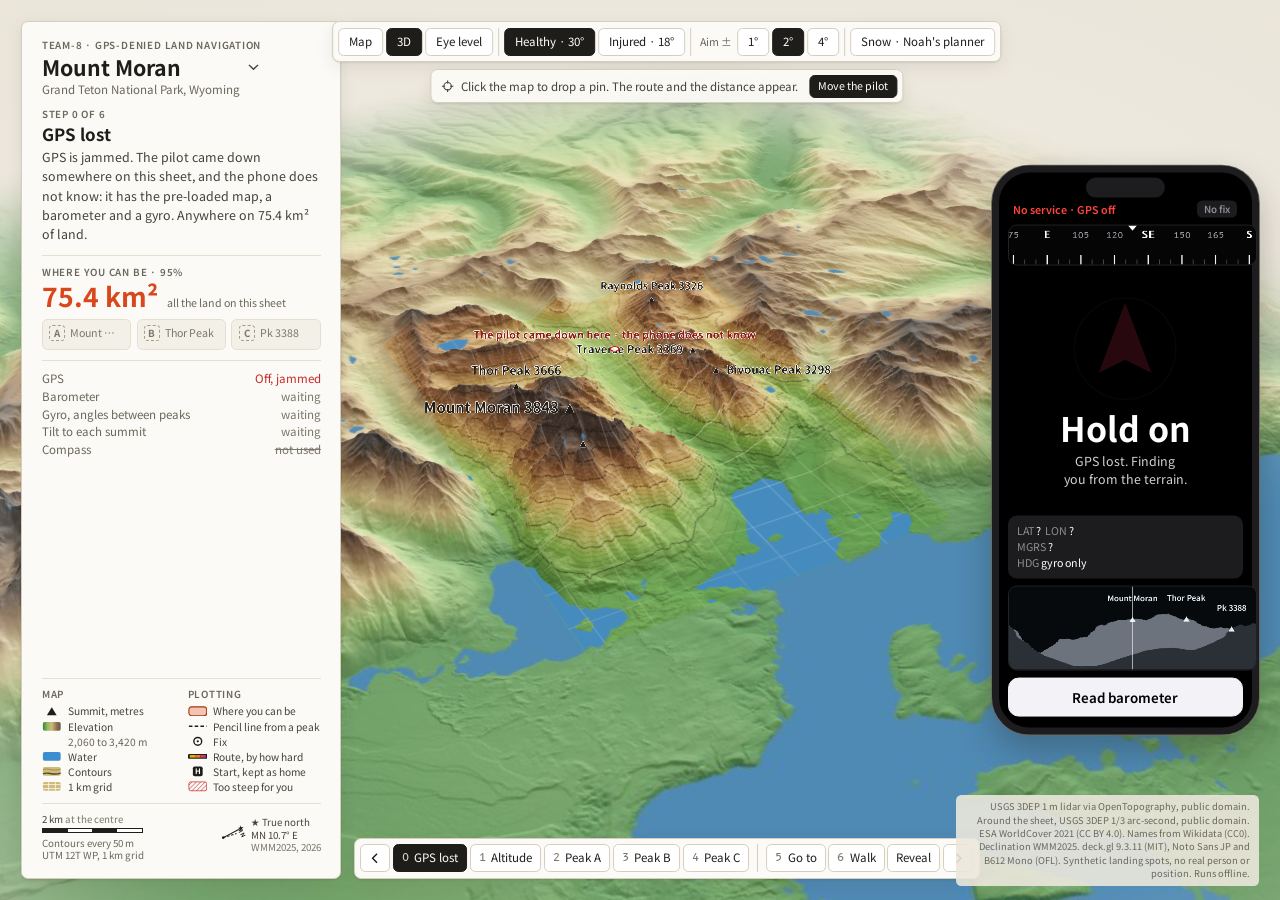
<file: terrain_viewer/index.html>
<!doctype html>
<html lang="en">
<head>
<meta charset="utf-8">
<meta name="viewport" content="width=device-width, initial-scale=1">
<meta name="theme-color" content="#ece7dc">
<meta name="color-scheme" content="light">
<title>Team-8 Terrain Nav</title>
<link rel="icon" href="data:,">
<link rel="stylesheet" href="lib/fonts/fonts.css">
<style>
/* A printed topographic sheet that moves, and the judge drives it.
   The map picture is the team's relief style, the one Noah's route plots use (scripts/team8_relief.py): elevation tint
   from green valleys through tan and brown to grey summits, soft relief shading lit from the north-west, blue water (and
   only water is blue), dark contours with bold index lines and a white 1 km UTM grid. The collar keeps the scale bar,
   contour interval and declination of a printed sheet.
   Plotting follows the paper habit of land navigation: a pencil line from each peak, the fix as a circle with a dot.
   Red-orange is where you can be, the route is coloured by how hard the ground is (yellow easy, orange moderate,
   pink steep), red is danger. Ink is the only colour of the controls; amber only asks for attention.
   The phone stays a dark phone, because that is what the person in the field holds.
   Web interface rules (Vercel guidelines, taste-skill): visible focus, aria states, tabular numbers, 44 px targets on
   the phone, one button style, one radius scale, no motion past what explains a change, prefers-reduced-motion. */
:root{
  color-scheme:light;
  --paper:#ece7dc;--card:#fbfaf6;--well:#f3f0e8;--rule:#d5cebf;--rule-2:#e5dfd2;
  --ink:#1f1d1a;--ink-2:#46423b;--mute:#6b665b;--faint:#7c776b;
  --area:#d9481c;--danger:#c62828;--water:#2f6fa3;--warn:#a5520c;
  --easy:#e3ab06;--mod:#ea7a1c;--steep:#d4386c;
  --r:8px;--shadow:0 1px 2px rgba(45,35,15,.10),0 6px 20px rgba(45,35,15,.08);
  --ui:'Noto Sans JP',system-ui,'Segoe UI',sans-serif;
  --num:'B612 Mono',ui-monospace,Consolas,monospace;
}
*{box-sizing:border-box}
html,body{margin:0;height:100%;background:var(--paper);color:var(--ink);font:400 14px/1.55 var(--ui);overflow:hidden;-webkit-font-smoothing:antialiased}
#stage{position:fixed;inset:0;background:radial-gradient(120% 90% at 50% 45%,#f3efe6 0,#e6e0d3 100%)}
#stage.eye{background:linear-gradient(#a9c4dc 0,#d4e1ea 48%,#ece7dc 62%,#ece7dc 100%)}
.panel{position:fixed;background:var(--card);border:1px solid var(--rule);border-radius:var(--r);box-shadow:var(--shadow)}
.eyebrow{font:600 11px/16px var(--ui);letter-spacing:.08em;text-transform:uppercase;color:var(--mute)}
.mono{font-family:var(--num);font-variant-numeric:tabular-nums}
[hidden]{display:none!important}

/* one button system */
button{position:relative;overflow:hidden;font:500 13px/1 var(--ui);color:var(--ink);background:#fff;border:1px solid var(--rule);border-radius:6px;height:32px;padding:0 11px;display:inline-flex;align-items:center;justify-content:center;gap:6px;cursor:pointer;touch-action:manipulation;-webkit-tap-highlight-color:transparent;transition:background-color .15s,border-color .15s,color .15s,transform .1s}
button:hover{background:#f6f3ec;border-color:#bfb7a6}
button:active{transform:translateY(1px)}
button.act,button.act:hover{background:var(--ink);border-color:var(--ink);color:#fff}
button:disabled{opacity:.42;cursor:default;transform:none}
button:disabled:hover{background:#fff;border-color:var(--rule)}
button:focus-visible,input:focus-visible,select:focus-visible{outline:2px solid var(--water);outline-offset:2px}
button svg{display:block}
.group{display:flex;gap:4px;align-items:center}
.glab{font:500 12px/1 var(--ui);color:var(--mute);margin:0 2px 0 4px}
.vr{width:1px;align-self:stretch;background:var(--rule);margin:0 6px}

/* left sidebar: the sheet title, what is happening, how sure we are, and the map key at the bottom */
#info{left:24px;top:24px;bottom:24px;width:360px;padding:18px 22px;display:flex;flex-direction:column;overflow-y:auto;overscroll-behavior:contain;scrollbar-width:thin}
#team{margin:0;font:600 11px/16px var(--ui);letter-spacing:.08em;text-transform:uppercase;color:var(--mute)}
#areaRow{display:flex;align-items:center;margin-top:2px}
#areaSel{appearance:none;-webkit-appearance:none;max-width:100%;margin:0 0 0 -4px;padding:0 24px 0 4px;border:0;border-radius:4px;cursor:pointer;font:700 24px/1.2 var(--ui);color:var(--ink);background:transparent url("data:image/svg+xml,%3Csvg xmlns='http://www.w3.org/2000/svg' width='12' height='8' viewBox='0 0 12 8'%3E%3Cpath d='M1 1l5 5 5-5' fill='none' stroke='%2346423b' stroke-width='1.6'/%3E%3C/svg%3E") no-repeat right 4px center}
#areaSel:hover{background-color:var(--well)}
#region{margin-top:1px;font-size:13px;line-height:18px;color:var(--mute)}
#stepEyebrow{margin-top:12px}
#stepTitle{margin:2px 0 4px;font:700 19px/1.25 var(--ui);text-wrap:balance}
#stepText{margin:0;color:var(--ink-2);min-height:66px;text-wrap:pretty}

/* how sure: the 95% radius, the area, and the capture meter (one slot per peak) */
#fixcard{margin-top:12px;padding-top:10px;border-top:1px solid var(--rule-2)}
.fixrow{display:flex;align-items:baseline;gap:10px;margin-top:2px}
#fixBig{font:700 30px/1.1 var(--ui);font-variant-numeric:tabular-nums;color:var(--area);white-space:nowrap}
#fixSub{font-size:12px;line-height:16px;color:var(--mute)}
#meter{display:grid;grid-template-columns:repeat(3,1fr);gap:6px;margin-top:10px}
.slot{display:flex;flex-direction:column;gap:2px;min-width:0;padding:6px 7px;border:1px solid var(--rule-2);border-radius:6px;background:var(--well)}
.slot .top{display:flex;align-items:center;gap:6px;min-width:0}
.slot .lt{flex:none;width:18px;height:18px;border-radius:4px;display:grid;place-items:center;font:700 11px/1 var(--ui);border:1px dashed #a39b8b;color:var(--faint)}
.slot .nm{font-size:12px;line-height:16px;color:var(--faint);white-space:nowrap;overflow:hidden;text-overflow:ellipsis}
.slot .rd{font:400 11.5px/15px var(--ui);font-variant-numeric:tabular-nums;color:var(--faint);white-space:nowrap}
.slot.done{background:#fff;border-color:var(--rule)}
.slot.done .lt{background:var(--ink);border:1px solid var(--ink);color:#fff}
.slot.done .nm{color:var(--ink);font-weight:500}
.slot.done .rd{color:var(--ink-2)}
.slot.next{border-color:var(--ink-2);border-style:dashed;background:#fff}
.slot.next .lt{border-color:var(--ink-2);color:var(--ink-2)}
.slot.next .nm{color:var(--ink-2)}
.slot.none{opacity:.55}
#verdict{display:inline-flex;align-items:center;gap:6px;margin-top:8px;padding:3px 9px;border-radius:999px;font:600 12px/18px var(--ui);border:1px solid var(--rule)}
#verdict.ok{background:var(--ink);border-color:var(--ink);color:#fff}
#verdict.next{color:var(--ink-2);border-style:dashed;border-color:var(--ink-2)}
#verdict.warn{color:var(--warn);border-color:var(--warn);background:#fff7ec}
#verdict:empty{display:none}

#sensors{margin:12px 0 0;padding:10px 0 0;border-top:1px solid var(--rule-2);display:grid;grid-template-columns:1fr auto;row-gap:1px;column-gap:16px;align-items:baseline}
#sensors dt{font-size:13px;line-height:19px;color:var(--mute)}
#sensors dd{margin:0;font:500 13px/19px var(--ui);font-variant-numeric:tabular-nums;color:var(--faint);text-align:right;white-space:nowrap}
#sensors dd.on{color:var(--ink)}
#sensors dd.alert{color:var(--danger)}
#sensors dd.off{text-decoration:line-through;text-decoration-color:var(--faint)}

/* destination: the pin, the route in numbers, colours and words, the lock, the way home, the marks */
#destcard{margin-top:12px;padding-top:10px;border-top:1px solid var(--rule-2)}
.dhead{display:flex;justify-content:space-between;align-items:center}
#lockTag{font:600 11px/16px var(--ui);letter-spacing:.06em;text-transform:uppercase;color:var(--ink);display:inline-flex;align-items:center;gap:4px}
#destName{margin-top:2px;font:700 16px/1.3 var(--ui)}
#destStats{margin-top:4px;font-size:12.5px;line-height:17px;font-variant-numeric:tabular-nums;color:var(--ink-2)}
#routeBar{display:flex;height:8px;margin:8px 0 6px;border-radius:2px;overflow:hidden;background:var(--rule-2);outline:1px solid rgba(31,29,26,.55);outline-offset:0}
#routeBar i{display:block;height:100%}
#routeKey{display:flex;gap:12px;font-size:11px;line-height:14px;color:var(--mute)}
#routeKey span{display:inline-flex;align-items:center;gap:5px}
#routeKey b{display:inline-block;width:10px;height:6px;border-radius:1px;outline:1px solid rgba(31,29,26,.55)}
#destSay{margin:6px 0 0;font-size:13px;line-height:19px;color:var(--ink-2);text-wrap:pretty}
#destSay.stop{color:var(--danger);font-weight:600}
.dbtns{display:flex;gap:6px;margin-top:10px}
.dbtns button{flex:1}
button.hold::before{content:"";position:absolute;inset:0;background:rgba(31,29,26,.16);transform:scaleX(0);transform-origin:left;transition:transform .12s}
button.hold.holding::before{transform:scaleX(1);transition:transform .7s linear}
button.hold span{position:relative}
#confirm{display:flex;align-items:center;gap:6px;margin-top:8px;padding:6px 8px;border-radius:6px;background:var(--well);font-size:12.5px;color:var(--ink-2)}
#confirm span{flex:1}
#confirm button{height:28px;padding:0 9px}
#marks{list-style:none;margin:10px 0 0;padding:0;display:flex;flex-direction:column;gap:4px}
#marks li{display:flex;align-items:center;gap:8px;font-size:12.5px;line-height:18px}
#marks li .sq{flex:none;width:9px;height:9px;background:var(--ink);transform:rotate(45deg)}
#marks li .mn{flex:1;min-width:0}
#marks li .mr{font:400 11.5px/1 var(--num);color:var(--mute)}
#marks li button{height:24px;padding:0 8px;font-size:12px}

/* the map key and the collar, like the margin of a printed sheet */
#legend{margin-top:auto;padding-top:12px;display:grid;grid-template-columns:1fr 1fr;column-gap:14px;font-size:11.5px;line-height:17px;color:var(--ink-2)}
#legend::before{content:"";grid-column:1/-1;border-top:1px solid var(--rule-2);margin:0 0 10px}
#legend .col{display:flex;flex-direction:column;min-width:0}
#legend .eyebrow{margin-bottom:2px}
#legend .k{display:flex;align-items:center;gap:7px;white-space:nowrap}
#legend svg.sw{width:22px;height:12px;flex:none;display:block}
#legend .k.two{align-items:flex-start}
#legend .k.two svg.sw{margin-top:2.5px}
#legend .kn{display:block;color:var(--mute);font-variant-numeric:tabular-nums}
#legend .kn:empty{display:none}
#collar{grid-column:1/-1;display:flex;justify-content:space-between;align-items:flex-start;gap:12px;margin-top:10px;padding-top:10px;border-top:1px solid var(--rule-2);font-size:11px;line-height:14px;color:var(--ink-2)}
#scale{display:flex;flex-direction:column;min-width:0;font-variant-numeric:tabular-nums}
#scaleBar{display:block;height:6px;margin:3px 0 4px;border:1px solid var(--ink);background:linear-gradient(90deg,var(--ink) 0 25%,#fff 25% 50%,var(--ink) 50% 75%,#fff 75% 100%)}
#scaleNote{color:var(--faint)}
#sheetNote{color:var(--mute)}
#decl{display:flex;align-items:center;gap:6px;flex:none}
#declSvg{width:50px;height:50px;flex:none;overflow:visible}

/* top bar, the map hint and the bottom steps, centred on the map between the sidebar and the phone */
#views{left:calc(50% + 30px);top:24px;transform:translateX(-50%);width:max-content;display:flex;padding:6px}
#hint{left:calc(50% + 30px);top:78px;transform:translateX(-50%);width:max-content;max-width:620px;display:flex;align-items:center;gap:8px;padding:5px 6px 5px 12px;font-size:13px;line-height:18px;color:var(--ink-2);background:rgba(251,250,246,.94)}
#hint svg{flex:none}
#hint .presets{display:flex;gap:4px;margin-left:4px}
#hint .presets button{height:26px;padding:0 9px;font-size:12px}
#hint.locked{border-color:var(--ink);color:var(--ink)}
#hint .act{height:26px;padding:0 9px;font-size:12px;margin-left:4px;flex:none}
#hint b{color:var(--ink);font-weight:700}
#hint.arm{border-color:var(--ink);color:var(--ink)}
#banner{left:calc(50% + 30px);top:124px;transform:translateX(-50%);padding:8px 16px;display:none;border-color:var(--danger);color:var(--ink-2);white-space:nowrap}
/* Noah's precomputed snow routes (data/<id>/snow_overlay.js), shown only while the Snow toggle is on */
#snowInfo{right:24px;top:24px;width:340px;padding:10px 14px 11px;font-size:13px;line-height:18px;color:var(--ink-2)}
#snowInfo .srow{display:flex;align-items:center;gap:8px;margin-top:6px}
#snowInfo .srow span{flex:1;min-width:0}
#snowInfo .srow b{font-weight:700;color:var(--ink);font-variant-numeric:tabular-nums;white-space:nowrap}
#snowInfo .sw{width:22px;height:12px;flex:none}
#snowSrc{margin-top:7px;padding-top:6px;border-top:1px solid var(--rule-2);font-size:12px;line-height:16px;color:var(--mute)}
#banner b{color:var(--danger);font-weight:700;margin-right:10px}
#toast{position:fixed;left:calc(50% + 30px);bottom:84px;transform:translate(-50%,8px);padding:8px 14px;border-radius:8px;background:var(--ink);color:#fff;font:500 13px/18px var(--ui);opacity:0;pointer-events:none;transition:opacity .18s,transform .18s;z-index:5;max-width:560px;text-align:center}
#toast.on{opacity:1;transform:translate(-50%,0)}
#steps{left:calc(50% + 30px);bottom:24px;transform:translateX(-50%);width:max-content;display:flex;gap:3px;padding:6px;align-items:center}
#steps button{padding:0 9px}
#steps .n{font-family:var(--num);font-size:12px;color:var(--faint)}
#steps .act .n{color:#d9d4c8}
#steps button.done .n{color:var(--ink)}
#steps button.done .n::after{content:"";display:inline-block;width:5px;height:9px;margin-left:3px;border:solid currentColor;border-width:0 1.6px 1.6px 0;transform:translateY(-1px) rotate(45deg)}
#walkbar{left:calc(50% + 30px);bottom:80px;transform:translateX(-50%);width:max-content;display:none;gap:8px;padding:6px;align-items:center}
#walkbar input{width:150px;accent-color:var(--ink)}
#clock{font:500 12px/1 var(--ui);font-variant-numeric:tabular-nums;color:var(--mute);min-width:118px;text-align:center}
#loading{position:fixed;inset:0;display:flex;align-items:center;justify-content:center;font:500 13px/1 var(--ui);color:var(--mute);background:var(--paper);z-index:9}
#credit{position:fixed;right:24px;bottom:16px;width:340px;margin:0;padding:6px 10px;border-radius:6px;background:rgba(236,231,220,.9);font-size:10.5px;line-height:15px;color:var(--mute);text-align:right}

/* right: the phone the survivor holds, no map */
#phone{right:24px;top:50%;transform:translateY(-50%);width:300px;height:640px;border-radius:42px;border:8px solid #1d1d1f;background:#000;color:#fff;box-shadow:0 0 0 1px #6f6a60,0 18px 40px rgba(30,25,15,.28);padding:14px 10px 12px;display:flex;flex-direction:column;gap:8px}
#phone .notch{position:absolute;top:6px;left:50%;transform:translateX(-50%);width:88px;height:22px;border-radius:12px;background:#1d1d1f}
.ph-status{display:flex;justify-content:space-between;align-items:center;margin-top:18px;padding:0 6px;font:600 12px/1 var(--ui)}
.ph-status .ns{color:#ff453a}
.tag{font:600 11px/1 var(--ui);font-variant-numeric:tabular-nums;padding:4px 8px;border-radius:6px;background:#1c1c1e;color:#8e8e93}
.tag.ok{background:rgba(48,209,88,.16);color:#30d158}
#tape,#sky{width:280px;display:block;border-radius:10px;background:#0b0b0c;border:1px solid #232326}
#tape{height:46px}
#sky{height:96px}
.ph-main{flex:1;display:flex;flex-direction:column;align-items:center;justify-content:center;text-align:center;gap:8px;padding:0 8px}
#arrow{width:124px;height:124px;transition:transform .25s linear}
#phBig{font:700 38px/1 var(--ui);font-variant-numeric:tabular-nums}
#phSay{font-size:14px;line-height:1.5;color:#d1d1d6;min-height:42px;text-wrap:balance}
#phStop{display:none;font:700 30px/1.15 var(--ui);color:#ff453a}
.ph-coords{font:400 12px/18px var(--ui);font-variant-numeric:tabular-nums;color:#fff;background:#1c1c1e;border-radius:10px;padding:8px 10px;white-space:pre}
.ph-coords span{color:#8e8e93}
#phBtn{width:100%;height:44px;border-radius:12px;background:#f2f2f7;border-color:#f2f2f7;color:#000;font:600 15px/1 var(--ui)}
#phBtn:hover{background:#fff}
@media (max-width:1180px),(max-height:840px){#credit{display:none}}
/* fitUI() zooms the panels as one layout below 1440 x 760; under 760 px wide only the phone and the steps stay */
body.narrow #info,body.narrow #views,body.narrow #walkbar,body.narrow #banner,body.narrow #credit,body.narrow #hint{display:none!important}
body.narrow #phone{right:auto;left:50%;top:8px;transform:translateX(-50%)}
body.narrow #steps{left:50%;bottom:8px}
/* on a narrow screen the phone covers the map, so the Map button swaps the phone for the map, its hint and the pin */
#mapBtn{display:none}
body.narrow #mapBtn{display:inline-flex}
body.narrow.maponly #phone{display:none!important}
body.narrow.maponly #hint{display:flex!important;left:50%;top:8px;max-width:calc(100vw - 16px);flex-wrap:wrap}
#loading.err{font:400 14px/22px var(--ui);color:var(--ink-2);padding:24px;text-align:center}
#loading.err b{color:var(--ink);font-weight:600}
#loading.err a{color:var(--water)}
@media (prefers-reduced-motion:reduce){*{transition:none!important;animation:none!important}}
html.still *{transition:none!important;animation:none!important}
</style>
</head>
<body>
<div id="stage"></div>
<div id="loading">Loading terrain…</div>

<aside id="info" class="panel">
  <p id="team">Team-8 · GPS-denied land navigation</p>
  <div id="areaRow"><select id="areaSel" aria-label="Terrain tile"></select></div>
  <div id="region"></div>
  <div id="stepEyebrow" class="eyebrow"></div>
  <h2 id="stepTitle"></h2>
  <p id="stepText" aria-live="polite"></p>
  <section id="fixcard" aria-label="How sure the fix is">
    <div class="eyebrow" id="fixEyebrow">Where you can be · 95%</div>
    <div class="fixrow"><span id="fixBig"></span><span id="fixSub"></span></div>
    <div id="meter" role="list" aria-label="Peaks aimed at"></div>
    <div id="verdict" role="status"></div>
  </section>
  <dl id="sensors">
    <dt>GPS</dt><dd class="alert">Off, jammed</dd>
    <dt>Barometer</dt><dd id="sBaro">waiting</dd>
    <dt>Gyro, angles between peaks</dt><dd id="sGyro">waiting</dd>
    <dt>Tilt to each summit</dt><dd id="sTilt">waiting</dd>
    <dt>Compass</dt><dd id="sComp" class="off">not used</dd>
  </dl>
  <section id="destcard" aria-label="Destination" hidden>
    <div class="dhead"><span class="eyebrow" id="destEyebrow">Destination</span><span id="lockTag"></span></div>
    <div id="destName"></div>
    <div id="destStats"></div>
    <div id="routeBar" aria-hidden="true"></div>
    <div id="routeKey" aria-hidden="true"><span><b style="background:var(--easy)"></b>Easy, up to 10°</span><span><b style="background:var(--mod)"></b>Moderate</span><span><b style="background:var(--steep)"></b>Steep, over 20°</span></div>
    <p id="destSay" aria-live="polite"></p>
    <div class="dbtns"><button id="lockBtn" class="hold" aria-pressed="false"><span>Hold to lock</span></button><button id="homeBtn">Back to start</button></div>
    <div id="confirm" hidden><span>Unlock the destination?</span><button id="unlockYes">Unlock</button><button id="unlockNo">Keep</button></div>
    <ul id="marks" aria-label="Marks"></ul>
  </section>
  <div id="legend" role="group" aria-label="Map key">
    <div class="col">
      <div class="eyebrow">Map</div>
      <div class="k"><svg class="sw" viewBox="0 0 22 12" aria-hidden="true"><path d="M11 1.5 16.5 10.5H5.5Z" fill="#1f1d1a"/></svg>Summit, metres</div>
      <div class="k two"><svg class="sw" viewBox="0 0 22 12" aria-hidden="true"><defs><linearGradient id="tintKey"><stop offset="0" stop-color="#3f7d3a"/><stop offset=".25" stop-color="#8fba62"/><stop offset=".5" stop-color="#cfba78"/><stop offset=".75" stop-color="#9a7550"/><stop offset="1" stop-color="#5b5550"/></linearGradient></defs><rect x="1" y="1" width="20" height="10" rx="2" fill="url(#tintKey)"/></svg><span>Elevation<span id="tintRange" class="kn"></span></span></div>
      <div class="k"><svg class="sw" viewBox="0 0 22 12" aria-hidden="true"><rect x="1" y="1" width="20" height="10" rx="2" fill="#3b8ed0"/></svg>Water</div>
      <div class="k"><svg class="sw" viewBox="0 0 22 12" aria-hidden="true"><rect x="1" y="1" width="20" height="10" rx="2" fill="#cfba78"/><path d="M1 4.5c6-3.5 10 2.5 20-1" fill="none" stroke="#000" stroke-opacity=".35" stroke-width=".8"/><path d="M1 9c6-3.5 10 2.5 20-1" fill="none" stroke="#000" stroke-opacity=".6" stroke-width="1.5"/></svg>Contours</div>
      <div class="k"><svg class="sw" viewBox="0 0 22 12" aria-hidden="true"><rect x="1" y="1" width="20" height="10" rx="2" fill="#cfba78"/><path d="M1 4H21M1 8.5H21M7.5 1V11M15 1V11" fill="none" stroke="#fff" stroke-opacity=".9" stroke-width=".9"/></svg>1 km grid</div>
    </div>
    <div class="col">
      <div class="eyebrow">Plotting</div>
      <div class="k"><svg class="sw" viewBox="0 0 22 12" aria-hidden="true"><rect x="1" y="1" width="20" height="10" rx="3" fill="rgba(217,72,28,.3)" stroke="#a8330c" stroke-width="1.2"/></svg>Where you can be</div>
      <div class="k"><svg class="sw" viewBox="0 0 22 12" aria-hidden="true"><path d="M1 6H21" stroke="#1f1d1a" stroke-width="1.6" stroke-dasharray="4 2.5"/></svg>Pencil line from a peak</div>
      <div class="k"><svg class="sw" viewBox="0 0 22 12" aria-hidden="true"><circle cx="11" cy="6" r="4.4" fill="#fff" stroke="#1f1d1a" stroke-width="1.6"/><circle cx="11" cy="6" r="1.3" fill="#1f1d1a"/></svg>Fix</div>
      <div class="k"><svg class="sw" viewBox="0 0 22 12" aria-hidden="true"><path d="M2 6H20" stroke="#1f1d1a" stroke-width="5.5" stroke-linecap="round"/><path d="M2 6H8" stroke="#e3ab06" stroke-width="3"/><path d="M8 6H14" stroke="#ea7a1c" stroke-width="3"/><path d="M14 6H20" stroke="#d4386c" stroke-width="3"/></svg>Route, by how hard</div>
      <div class="k"><svg class="sw" viewBox="0 0 22 12" aria-hidden="true"><rect x="5.5" y="0.5" width="11" height="11" rx="2" fill="#1f1d1a"/><text x="11" y="9.2" font-size="8.5" font-weight="700" text-anchor="middle" fill="#fff">H</text></svg>Start, kept as home</div>
      <div class="k"><svg class="sw" viewBox="0 0 22 12" aria-hidden="true"><defs><pattern id="hp" width="3.5" height="3.5" patternUnits="userSpaceOnUse" patternTransform="rotate(45)"><path d="M0 0V3.5" stroke="#c62828" stroke-width="1.1"/></pattern></defs><rect x="1" y="1" width="20" height="10" rx="2" fill="url(#hp)" stroke="#c62828" stroke-width=".8"/></svg>Too steep for you</div>
    </div>
    <div id="collar">
      <div id="scale"><span><span id="scaleLab"></span> <span id="scaleNote"></span></span><span id="scaleBar" style="width:100px"></span><span id="sheetNote"></span></div>
      <div id="decl"><svg id="declSvg" viewBox="0 0 54 54" aria-hidden="true"></svg><span id="declText"></span></div>
    </div>
  </div>
</aside>

<div id="views" class="panel">
  <div class="group" role="group" aria-label="View">
    <button data-view="2d" aria-pressed="false">Map</button>
    <button data-view="3d" class="act" aria-pressed="true">3D</button>
    <button data-view="eye" aria-pressed="false">Eye level</button>
  </div>
  <span class="vr" aria-hidden="true"></span>
  <div class="group" role="group" aria-label="Condition">
    <button data-health="healthy" id="bHealthy" class="act" aria-pressed="true">Healthy</button>
    <button data-health="injured" id="bInjured" aria-pressed="false">Injured</button>
  </div>
  <span class="vr" aria-hidden="true"></span>
  <div class="group" role="group" aria-label="Aiming error">
    <span class="glab">Aim ±</span><button data-aim="1" aria-pressed="false">1°</button><button data-aim="2" class="act" aria-pressed="true">2°</button><button data-aim="4" aria-pressed="false">4°</button>
  </div>
  <span class="vr snowui" aria-hidden="true" hidden></span>
  <div class="group snowui" role="group" aria-label="Snow" hidden><button id="snowBtn" aria-pressed="false" title="Precomputed by Noah's route planner from Open-Meteo snow depth">Snow · Noah's planner</button></div>
</div>
<div id="snowInfo" class="panel" role="status" hidden>
  <div class="eyebrow">Snow · Noah's planner</div>
  <div class="srow"><svg class="sw" viewBox="0 0 22 12" aria-hidden="true"><path d="M3 6H19" stroke="#1f1d1a" stroke-width="10" stroke-linecap="round"/><path d="M3 6H19" stroke="#ffd60a" stroke-width="7" stroke-linecap="round"/></svg><span>Dry ground</span><b id="snowDry"></b></div>
  <div class="srow"><svg class="sw" viewBox="0 0 22 12" aria-hidden="true"><path d="M3 6H19" stroke="#1f1d1a" stroke-width="6.5" stroke-linecap="round"/><path d="M3 6H19" stroke="#29b6f6" stroke-width="4" stroke-linecap="round"/></svg><span>Today's snow</span><b id="snowWet"></b></div>
  <div class="srow"><svg class="sw" viewBox="0 0 22 12" aria-hidden="true"><rect x="1" y="1" width="20" height="10" rx="2" fill="rgb(70,135,215)" fill-opacity=".5"/></svg><span id="snowNote"></span></div>
  <div id="snowSrc"></div>
</div>

<div id="hint" class="panel" role="status"></div>
<div id="banner" class="panel" role="status"></div>
<div id="toast" role="status" aria-live="polite"></div>

<div id="walkbar" class="panel">
  <button id="play">Pause</button>
  <input id="scrub" type="range" min="0" max="1000" value="0" aria-label="Walk time">
  <span id="clock">0 min</span>
  <div class="group" role="group" aria-label="Playback speed">
    <button data-speed="120" aria-pressed="false">×120</button><button data-speed="300" class="act" aria-pressed="true">×300</button><button data-speed="900" aria-pressed="false">×900</button>
  </div>
  <button id="refix">Re-fix</button>
  <button id="markBtn">Mark here</button>
</div>

<nav id="steps" class="panel" aria-label="Demo steps">
  <button id="prev" aria-label="Previous step"><svg width="14" height="14" viewBox="0 0 14 14" aria-hidden="true"><path d="M9 2 4 7l5 5" fill="none" stroke="currentColor" stroke-width="1.6"/></svg></button>
  <button data-step="0"><span class="n">0</span>GPS lost</button>
  <button data-step="1"><span class="n">1</span>Altitude</button>
  <button data-step="2"><span class="n">2</span>Peak A</button>
  <button data-step="3"><span class="n">3</span>Peak B</button>
  <button data-step="4"><span class="n">4</span>Peak C</button>
  <span class="vr" aria-hidden="true"></span>
  <button data-step="5"><span class="n">5</span>Go to</button>
  <button data-step="6"><span class="n">6</span>Walk</button>
  <button data-step="7">Reveal</button>
  <button id="next" aria-label="Next step"><svg width="14" height="14" viewBox="0 0 14 14" aria-hidden="true"><path d="M5 2l5 5-5 5" fill="none" stroke="currentColor" stroke-width="1.6"/></svg></button>
  <button id="mapBtn" aria-pressed="false" title="Swap the phone for the map, to drop a pin">Map</button>
</nav>

<div id="phone" class="panel" role="region" aria-label="Survivor phone, no map">
  <div class="notch" aria-hidden="true"></div>
  <div class="ph-status"><span class="ns">No service · GPS off</span><span id="phFix" class="tag">No fix</span></div>
  <canvas id="tape" width="560" height="92" role="img" aria-label="Heading tape"></canvas>
  <div class="ph-main">
    <svg id="arrow" viewBox="0 0 100 100" aria-hidden="true"><circle cx="50" cy="50" r="46" fill="none" stroke="#2c2c2e" stroke-width="1.5"/><path id="arrowPath" d="M50 8 L74 72 L50 60 L26 72 Z" fill="#ff375f"/></svg>
    <div id="phStop">STAY<br>SIGNAL<br>WAIT</div>
    <div id="phBig"></div>
    <div id="phSay"></div>
  </div>
  <div class="ph-coords" id="phCoords"></div>
  <canvas id="sky" width="560" height="192" role="img" aria-label="What the camera sees, the peak to aim at is boxed"></canvas>
  <button id="phBtn">Next</button>
</div>

<p id="credit"></p>
<script src="lib/deck.gl@9.3.11/dist.min.js"></script>
<script src="team8_nav.js"></script>
<script src="data/areas.js"></script>
<script>
// Pick the area (?area=<id>, else the first), load its bundle as a classic script so file:// works, then start.
(function () {
  'use strict';
  const AREAS = window.TEAM8_AREAS || [], want = new URLSearchParams(location.search).get('area');
  const pick = AREAS.find(a => a.id === want) || AREAS[0], sel = document.getElementById('areaSel');
  AREAS.forEach(a => { const o = document.createElement('option'); o.value = a.id; o.textContent = a.name; o.selected = !!pick && a.id === pick.id; sel.appendChild(o); });
  sel.onchange = () => { const q = new URLSearchParams(); q.set('area', sel.value); location.search = q.toString(); };
  if (!pick || !window.deck) { TEAM8_MAIN(); return; }
  const add = (src, next) => { const sc = document.createElement('script'); sc.src = src; sc.onload = sc.onerror = next; document.body.appendChild(sc); };
  // then the lower-detail ring around the tile (data/<id>_context/), drawn only: the solver never reads it
  // Noah's precomputed snow overlay (data/<id>/snow_overlay.js, window.TEAM8_SNOW), only where one was exported; the page works without it
  const SNOW_AREAS = ['moran'], main = SNOW_AREAS.includes(pick.id) ? () => add(`data/${pick.id}/snow_overlay.js`, TEAM8_MAIN) : TEAM8_MAIN;
  add(`data/${pick.id}/bundle.js`, pick.context ? () => add(`data/${pick.context}/bundle.js`, main) : main);
})();
function TEAM8_MAIN() {
'use strict';
const D = window.TEAM8;
if (!D || !window.deck || !window.TEAM8_NAV) {
  const L = document.getElementById('loading');
  L.classList.add('err');
  L.innerHTML = /^(data|about|blob):$/.test(location.protocol)
    ? '<div><b>This window opened the page without its folder.</b><br>Open <a href="http://localhost:8792/">http://localhost:8792</a> (run <code>python -m http.server 8792</code> in this folder),<br>or double-click index.html so it opens in Chrome or Edge.</div>'
    : '<div><b>Missing files.</b><br>Keep index.html next to team8_nav.js and the lib and data folders (data/areas.js and data/&lt;area&gt;/bundle.js).</div>';
  return;
}
const {Deck, MapView, FirstPersonView, LinearInterpolator, WebMercatorViewport,
  TerrainLayer, TripsLayer, PathLayer, LineLayer, ScatterplotLayer, TextLayer} = deck;

const M = D.meta, S = D.sim, B = M.bounds;
// Noah's route planner, run offline (snow_overlay.js): a dry route, a snow route and a snow-depth image on the same bounds.
// Shown only when the Snow toggle is on; nothing is computed in the browser
const SNOW = (() => {
  const s = window.TEAM8_SNOW;
  return s && s.area === M.id && s.depth && s.dry && s.snow && s.depth.bounds.every((v, i) => Math.abs(v - B[i]) < 1e-6) ? s : null;
})();
const SNOW_PATHS = SNOW && (() => {
  const up = p => [p[0], p[1], p[2] + 8], d = SNOW.dry.path, w = SNOW.snow.path;
  return {dry: [{path: d.map(up)}], snow: [{path: w.map(up)}],
    ends: [{p: up(d[0]), label: 'Demo fix'}, {p: up(d[d.length - 1]), label: 'Rendezvous'}]};
})();
let SNOW_IMG = null;
// redraw when the image arrives only if the scene is already up; before that, the first render picks it up
if (SNOW) { const im = new Image(); im.onload = () => { SNOW_IMG = im; if (state.snow && state.scen) render(); }; im.src = SNOW.depth.png; }
const DECL = (M.declination && M.declination.deg) || 0;
const DECL_TXT = `${Math.abs(DECL).toFixed(1)}° ${DECL >= 0 ? 'E' : 'W'}`;
const CAP = {healthy: 30, injured: 18}, SPEED = {healthy: 1, injured: 0.5};
const TW = M.grid.width, TH = M.grid.height;
const MPLON = M.grid.cell_m[0] / ((B[2] - B[0]) / TW), MPLAT = M.grid.cell_m[1] / ((B[3] - B[1]) / TH);
// peak labels sit above their dot, or beside it (west one to the left, east one to the right) when another peak is within 1.2 km east or west
const SIDE = new Map(M.peaks.map(p => {
  const q = M.peaks.find(o => {
    const dx = (o.lon - p.lon) * MPLON, dy = (o.lat - p.lat) * MPLAT;
    return o !== p && Math.hypot(dx, dy) < 1200 && Math.abs(dx) > Math.abs(dy);
  });
  return [p.name, q ? (q.lon > p.lon ? -1 : 1) : 0];
}));
const NAMED = M.peaks.filter(p => p.verified);
const DECODER = M.elevation_decoder;   // constant references, so the mesh is built once
const BOUNDS = B;
// the ring of lower-detail terrain around the sheet (scripts/team8_context.py): drawn under the tile so the sheet has no
// cliff at its edge, fading into the paper far out. Clicks, the fix and the routes stay on the tile
const CTX = window.TEAM8_CONTEXT && window.TEAM8_CONTEXT.meta.tile === M.id ? window.TEAM8_CONTEXT : null;
const $ = id => document.getElementById(id);
const UI_FONT = '"Noto Sans JP", "Segoe UI", sans-serif', NUM_FONT = '"B612 Mono", Consolas, monospace';
const REDUCED = !!(window.matchMedia && matchMedia('(prefers-reduced-motion: reduce)').matches);
const QS = new URLSearchParams(location.search), STILL = QS.has('still');
if (STILL) document.documentElement.classList.add('still');   // screenshots: no half-finished button transitions
const NB = s => String(s).replace(/(\d) (?=(?:m|km|km²|min|h)(?![\w]))/g, '$1 ');   // keep a number and its unit on one line
const press = (el, on) => { el.classList.toggle('act', on); el.setAttribute('aria-pressed', on ? 'true' : 'false'); };
const esc = s => String(s).replace(/[&<>"]/g, c => ({'&': '&amp;', '<': '&lt;', '>': '&gt;', '"': '&quot;'}[c]));

// ---------------------------------------------------------------- geometry helpers
const toXY = (lon, lat) => [(lon - B[0]) * MPLON, (lat - B[1]) * MPLAT];
const fromXY = (x, y) => [B[0] + x / MPLON, B[1] + y / MPLAT];
const px = (lon, lat) => [(lon - B[0]) / (B[2] - B[0]) * TW, (B[3] - lat) / (B[3] - B[1]) * TH];
const brg = (a, b) => { const [x0, y0] = toXY(a[0], a[1]), [x1, y1] = toXY(b[0], b[1]); return (Math.atan2(x1 - x0, y1 - y0) * 180 / Math.PI + 360) % 360; };
const dist = (a, b) => { const [x0, y0] = toXY(a[0], a[1]), [x1, y1] = toXY(b[0], b[1]); return Math.hypot(x1 - x0, y1 - y0); };
const wrap = d => ((d % 360) + 360) % 360;
const angd = (a, b) => ((a - b + 540) % 360) - 180;
const fmtT = s => { const m = Math.round(s / 60); return m >= 60 ? `${Math.floor(m / 60)} h ${String(m % 60).padStart(2, '0')} min` : `${m} min`; };
const fmtKm2 = v => v >= 10 ? v.toFixed(1) : v >= 1 ? v.toFixed(2) : v.toFixed(3);
const fmtM = v => v >= 1000 ? `${(v / 1000).toFixed(1)} km` : `${Math.max(10, Math.round(v / 10) * 10)} m`;
const sgn = v => (v >= 0 ? '+' : '−') + Math.abs(v).toFixed(1) + '°';
const DIR8 = ['N', 'NE', 'E', 'SE', 'S', 'SW', 'W', 'NW'];

// WGS84 UTM and MGRS (for the coordinate readout)
function utm(lon, lat) {
  const a = 6378137, f = 1 / 298.257223563, k0 = 0.9996, e2 = f * (2 - f), ep2 = e2 / (1 - e2);
  const zone = Math.floor((lon + 180) / 6) + 1, lon0 = ((zone - 1) * 6 - 180 + 3) * Math.PI / 180;
  const p = lat * Math.PI / 180, l = lon * Math.PI / 180;
  const N = a / Math.sqrt(1 - e2 * Math.sin(p) ** 2), T = Math.tan(p) ** 2, C = ep2 * Math.cos(p) ** 2, A = Math.cos(p) * (l - lon0);
  const Mm = a * ((1 - e2 / 4 - 3 * e2 ** 2 / 64 - 5 * e2 ** 3 / 256) * p - (3 * e2 / 8 + 3 * e2 ** 2 / 32 + 45 * e2 ** 3 / 1024) * Math.sin(2 * p)
    + (15 * e2 ** 2 / 256 + 45 * e2 ** 3 / 1024) * Math.sin(4 * p) - (35 * e2 ** 3 / 3072) * Math.sin(6 * p));
  const E = k0 * N * (A + (1 - T + C) * A ** 3 / 6 + (5 - 18 * T + T * T + 72 * C - 58 * ep2) * A ** 5 / 120) + 500000;
  const Nn = k0 * (Mm + N * Math.tan(p) * (A * A / 2 + (5 - T + 9 * C + 4 * C * C) * A ** 4 / 24 + (61 - 58 * T + T * T + 600 * C - 330 * ep2) * A ** 6 / 720));
  return {zone, E, N: Nn};
}
function mgrs(lon, lat) {
  const u = utm(lon, lat), band = 'CDEFGHJKLMNPQRSTUVWX'[Math.floor((lat + 80) / 8)];
  const set = ((u.zone - 1) % 6) + 1, cols = ['ABCDEFGH', 'JKLMNPQR', 'STUVWXYZ'][(set - 1) % 3];
  const col = cols[Math.floor(u.E / 100000) - 1], row = 'ABCDEFGHJKLMNPQRSTUV'[(Math.floor(u.N / 100000) + (set % 2 === 0 ? 5 : 0)) % 20];
  const e5 = String(Math.floor(u.E % 100000)).padStart(5, '0'), n5 = String(Math.floor(u.N % 100000)).padStart(5, '0');
  return `${u.zone}${band} ${col}${row} ${e5} ${n5}`;
}

// ---------------------------------------------------------------- state
let NAV = null;
const RV = S.rendezvous ? {lon: S.rendezvous.lon, lat: S.rendezvous.lat, label: S.rendezvous.label || 'Rendezvous', kind: 'rv'} : null;
const state = {step: 0, view: '3d', health: 'healthy', aim: 2, scen: null, picked: false,
  dest: null, locked: false, route: null, rt: null, rtKey: '', start: null, home: null, marks: [], trail: [],
  t: 0, playing: true, speed: 300, heading: 0, vs: null, tex: {}, loaded: false,
  fixD: 0, fixes: 0, refixUntil: 0, drift: [0, 0], lastD: 0, trailD: 0, presets: [], armPilot: false, mapOnly: false, snow: false};

// one landing: what the pilot sees and reads there, and the fix solved from those readings alone
let scenSeq = 0;
function land(lon, lat, picked) {
  const t0 = performance.now();
  const sg = NAV.sight(lon, lat, {sa: state.aim, se: 1, sb: 30});
  const sol = NAV.solve({baro: sg.baro, sb: 30, sa: state.aim, se: 1, peaks: sg.peaks, compass: sg.compass});
  const np = sg.peaks.length, fixStep = 1 + np, st = sol.stages, last = st[Math.min(st.length - 1, fixStep)];
  const fin = np && last && !last.empty ? last : null, est = fin ? [fin.est.lon, fin.est.lat, fin.est.z] : null;
  const vis = sg.seen.filter(p => p.visible);
  const sc = {id: ++scenSeq, truth: [lon, lat, sg.z], sg, st, np, fixStep, fin, est, picked,
    err: est ? Math.round(dist([lon, lat], est)) : null, inside: !!fin && NAV.inStage(fin, lon, lat),
    skyLo: Math.min(-8, Math.floor(Math.min(...sg.skyline.horizon_deg)) - 2), ms: 0};
  sc.skyHi = Math.max(sc.skyLo + 40, Math.ceil(Math.max(0, ...vis.map(p => p.elev_deg))) + 8);
  sc.ms = Math.round(performance.now() - t0);
  Object.values(state.tex).forEach(c => { if (c && c.width) c.width = c.height = 1; });   // let the old textures go
  Object.assign(state, {scen: sc, tex: {}, picked: !!picked, home: est, start: est, marks: [], trail: [], rt: null, rtKey: '', route: null, routeNote: null,
    locked: false, dest: RV && !NAV.isWater(RV.lon, RV.lat) ? {...RV} : null});
  window.TEAM8_SCEN = {ms: sc.ms, solve_ms: sol.ms, cells: sol.cells, err_m: sc.err, r95_m: fin && Math.round(fin.r95), inside95: sc.inside,
    peaks: sg.peaks.map(p => p.name), visible: vis.map(p => p.name)};
  return sc;
}
const stageAt = s => { const sc = state.scen; return sc.st[Math.min(s >= 5 ? sc.fixStep : s, sc.st.length - 1, sc.fixStep)]; };
const aimedAt = s => { const sc = state.scen; return s >= 5 ? sc.np : Math.max(0, Math.min(sc.np, s - 1)); };

// ---------------------------------------------------------------- route bookkeeping (start, destination, health)
function computeRoute() {
  const sc = state.scen;
  state.route = null; state.routeNote = null;
  if (!sc.fin || !state.dest) return;
  const from = state.start || sc.est, key = `${from[0].toFixed(6)},${from[1].toFixed(6)}|${state.health}`;
  if (state.rtKey !== key) { state.rt = NAV.reach(from[0], from[1], CAP[state.health], SPEED[state.health], 9 * 3600); state.rtKey = key; }
  const pp = NAV.pathTo(state.rt, state.dest.lon, state.dest.lat);
  const r = pp && NAV.buildRoute(pp, state.rt);
  if (r && !(r.length_m < 25 && !r.reached)) { r.say = NAV.describe(r); state.route = r; }
  else if (r && (r.why === 'water' || r.why === 'island')) state.routeNote = r.note;   // already at the closest shore: not a STAY case
}
const AT_SHORE = () => !R() && !!state.routeNote;
const R = () => state.route;
function routeAt(t) {
  const r = R(); if (!r) return null;
  const RP = r.path, RT = r.timestamps, RD = r.dist;
  t = Math.max(0, Math.min(t, RT[RT.length - 1]));
  let lo = 0, hi = RT.length - 1;
  while (hi - lo > 1) { const m = (lo + hi) >> 1; if (RT[m] <= t) lo = m; else hi = m; }
  const f = RT[hi] > RT[lo] ? (t - RT[lo]) / (RT[hi] - RT[lo]) : 0, a = RP[lo], b = RP[hi];
  return {i: lo, pos: [a[0] + (b[0] - a[0]) * f, a[1] + (b[1] - a[1]) * f, a[2] + (b[2] - a[2]) * f], d: RD[lo] + (RD[hi] - RD[lo]) * f, hdg: brg(a, b)};
}
const routeEnd = () => { const r = R(); return r ? r.timestamps[r.timestamps.length - 1] : 0; };
function setDest(lon, lat, label, kind) {
  state.dest = {lon, lat, label, kind};
  computeRoute();
  if (state.step < 5 || state.step === 7) state.step = 5;
  if (state.step === 6) resetWalk();
  frame(); render();
}

// ---------------------------------------------------------------- images and the texture compositor
const loadImg = src => new Promise((ok, no) => { const im = new Image(); im.onload = () => ok(im); im.onerror = no; im.src = src; });
const canvas = (w, h) => { const c = document.createElement('canvas'); c.width = w; c.height = h; return c; };
let COLOR, SLOPE = null;
const HATCH = {};
const TSC = Math.max(1, Math.max(TW, TH * 1.35) / 1150);   // texture pixels per screen pixel when the whole tile fills the view
async function prepImages() {
  COLOR = await loadImg(D.img.color);
  const sl = await loadImg(D.img.slope), slc = canvas(sl.width, sl.height), slx = slc.getContext('2d', {willReadFrequently: true});
  slx.drawImage(sl, 0, 0); SLOPE = {w: sl.width, h: sl.height, d: slx.getImageData(0, 0, sl.width, sl.height).data};
  if (CTX) CTX_TEX = fadeRing(await loadImg(CTX.img.color));
}
// the ring melts into the paper far from the sheet (a rounded-rectangle vignette in the texture's alpha), so its own
// edge never shows: alpha = 1 - smoothstep(start, end, r), r = (|dx/hx|^p + |dy/hy|^p)^(1/p) from the sheet's centre
let CTX_TEX = null;
function fadeRing(im) {
  const f = CTX.meta.fade, [x0, y0, x1, y1] = CTX.meta.bounds, w = im.width, h = im.height, c = canvas(w, h), x = c.getContext('2d');
  x.drawImage(im, 0, 0);
  const id = x.getImageData(0, 0, w, h), d = id.data, p = f.power;
  const cx = (f.center[0] - x0) / (x1 - x0) * w, cy = (y1 - f.center[1]) / (y1 - y0) * h;
  const sx = (x1 - x0) / w * MPLON / f.half_m[0], sy = (y1 - y0) / h * MPLAT / f.half_m[1];
  const ax = new Float64Array(w).map((_, i) => Math.pow(Math.abs((i + 0.5 - cx) * sx), p));
  for (let j = 0; j < h; j++) {
    const ay = Math.pow(Math.abs((j + 0.5 - cy) * sy), p);
    for (let i = 0; i < w; i++) {
      const t = Math.min(1, Math.max(0, (Math.pow(ax[i] + ay, 1 / p) - f.start) / (f.end - f.start)));
      d[4 * (j * w + i) + 3] = Math.round(255 * (1 - t * t * (3 - 2 * t)));
    }
  }
  x.putImageData(id, 0, 0);
  return c;
}
const trace = (ctx, pts, close) => { pts.forEach((p, i) => { const [x, y] = px(p[0], p[1]); i ? ctx.lineTo(x, y) : ctx.moveTo(x, y); }); if (close) ctx.closePath(); };
function strokePath(ctx, pts, color, width, casing, dash) {
  ctx.lineJoin = ctx.lineCap = 'round';
  (casing ? [[casing, width + 2.6 * TSC], [color, width]] : [[color, width]]).forEach(([c, w]) => {
    ctx.strokeStyle = c; ctx.lineWidth = w; ctx.setLineDash(dash || []); ctx.beginPath(); trace(ctx, pts); ctx.stroke();
  });
  ctx.setLineDash([]);
}
function hatch(cap) {   // red hatching where the smoothed slope is over the limit; the route planner reads the same slope file
  if (HATCH[cap]) return HATCH[cap];
  const {w, h, d} = SLOPE, m = canvas(w, h), mx = m.getContext('2d'), id = mx.createImageData(w, h), lim = cap * 2;
  for (let i = 0; i < w * h; i++) if (d[4 * i] > lim) id.data[4 * i + 3] = 255;
  mx.putImageData(id, 0, 0);
  const sp = Math.max(5, Math.round(8 * TSC)), t = canvas(sp, sp), tx = t.getContext('2d');   // light and open, so the route stays the loudest line
  tx.strokeStyle = 'rgba(198,40,40,.42)'; tx.lineWidth = Math.max(1, 1.1 * TSC);
  tx.beginPath(); tx.moveTo(0, sp); tx.lineTo(sp, 0); tx.moveTo(-sp / 2, sp / 2); tx.lineTo(sp / 2, -sp / 2); tx.moveTo(sp / 2, sp * 1.5); tx.lineTo(sp * 1.5, sp / 2); tx.stroke();
  const c = canvas(TW, TH), x = c.getContext('2d');
  x.fillStyle = x.createPattern(t, 'repeat'); x.fillRect(0, 0, TW, TH);
  x.globalCompositeOperation = 'destination-in'; x.imageSmoothingEnabled = true; x.drawImage(m, 0, 0, TW, TH);
  return (HATCH[cap] = c);
}
// the posterior as a glow (alpha follows the square root of P relative to its peak), and its 95% and 50% outlines
function glowCanvas(stg) {
  const {PW, PH} = NAV.post, c = canvas(PW, PH), x = c.getContext('2d'), id = x.createImageData(PW, PH), o = id.data, P = stg.P;
  let mx = 0; for (let i = 0; i < P.length; i++) if (P[i] > mx) mx = P[i];
  for (let i = 0; i < P.length; i++) {
    const v = Math.sqrt(P[i] / mx);
    if (v > 0.03) { o[4 * i] = 217; o[4 * i + 1] = 72; o[4 * i + 2] = 28; o[4 * i + 3] = Math.round((0.16 + 0.5 * v) * 255); }
  }
  x.putImageData(id, 0, 0);
  return c;
}
function contour(P, W, H, thr) {   // marching squares between cell centres, in grid units
  const segs = [];
  for (let r = 0; r < H - 1; r++) for (let c = 0; c < W - 1; c++) {
    const a = P[r * W + c], b = P[r * W + c + 1], d = P[(r + 1) * W + c], e = P[(r + 1) * W + c + 1];
    const k = (a >= thr) | ((b >= thr) << 1) | ((e >= thr) << 2) | ((d >= thr) << 3);
    if (k === 0 || k === 15) continue;
    const t = (p, q) => (thr - p) / (q - p);
    const T = () => [c + t(a, b), r], Rt = () => [c + 1, r + t(b, e)], Bm = () => [c + t(d, e), r + 1], L = () => [c, r + t(a, d)];
    switch (k) {
      case 1: case 14: segs.push([L(), T()]); break;
      case 2: case 13: segs.push([T(), Rt()]); break;
      case 3: case 12: segs.push([L(), Rt()]); break;
      case 4: case 11: segs.push([Rt(), Bm()]); break;
      case 6: case 9: segs.push([T(), Bm()]); break;
      case 7: case 8: segs.push([L(), Bm()]); break;
      case 5: segs.push([L(), T()], [Rt(), Bm()]); break;
      case 10: segs.push([T(), Rt()], [L(), Bm()]); break;
    }
  }
  return segs;
}
function strokeSegs(x, segs, sx, sy, color, width, dash) {
  x.strokeStyle = color; x.lineWidth = width; x.lineCap = 'round'; x.setLineDash(dash || []);
  x.beginPath(); segs.forEach(([p, q]) => { x.moveTo((p[0] + 0.5) * sx, (p[1] + 0.5) * sy); x.lineTo((q[0] + 0.5) * sx, (q[1] + 0.5) * sy); }); x.stroke();
  x.setLineDash([]);
}
// pencil plotting on the paper: the tilt ring around the first peak, then a line from every aimed peak
function plotPencil(x, sc, j, stg) {
  const P = sc.sg.peaks, dash = [7 * TSC, 4 * TSC];
  if (j === 1) {
    const A = P[0], dz = A.elev_m - sc.sg.baro - NAV.EYE, tn = Math.tan(A.e * Math.PI / 180);
    let d = tn > 0.01 ? dz / tn : 0;
    for (let k = 0; k < 3 && d > 0; k++) d = (dz - NAV.CURV * d * d) / tn;
    if (d > 100) {
      const [cx, cy] = px(A.lon, A.lat);
      [['rgba(255,255,255,.75)', 1.6 * TSC + 2.6 * TSC], ['#1f1d1a', 1.6 * TSC]].forEach(([c, w]) => {
        x.strokeStyle = c; x.lineWidth = w; x.setLineDash(dash); x.beginPath(); x.ellipse(cx, cy, d / M.grid.cell_m[0], d / M.grid.cell_m[1], 0, 0, 2 * Math.PI); x.stroke();
      });
      x.setLineDash([]);
    }
    if (sc.sg.compass) {   // one peak only: the compass bearing is the fallback, drawn as the old pencil line
      const back = (sc.sg.compass.deg + 180) * Math.PI / 180, [mx, my] = toXY(A.lon, A.lat), L = A.dist_m + 900;
      strokePath(x, [[A.lon, A.lat], fromXY(mx + Math.sin(back) * L, my + Math.cos(back) * L)], '#1f1d1a', 1.6 * TSC, 'rgba(255,255,255,.75)', dash);
    }
    return;
  }
  const used = P.slice(0, j), th = NAV.offsetAt(stg.est.lon, stg.est.lat, used);
  used.forEach(p => {
    const back = (p.m - th + 180) * Math.PI / 180, [mx, my] = toXY(p.lon, p.lat), L = dist([p.lon, p.lat], [stg.est.lon, stg.est.lat]) + 800;
    strokePath(x, [[p.lon, p.lat], fromXY(mx + Math.sin(back) * L, my + Math.cos(back) * L)], '#1f1d1a', 1.6 * TSC, 'rgba(255,255,255,.75)', dash);
  });
}
function texKey() {
  const s = state.step, sc = state.scen;
  if (s <= 4) return 'p' + Math.min(s, sc.fixStep);
  return s === 7 ? 'reveal' : 'route_' + state.health;
}
function texture(key) {
  if (state.tex[key]) return state.tex[key];
  if (key.endsWith('+snow')) {   // the same sheet with Noah's snow depth tinted over it, bluer is deeper
    const base = texture(key.slice(0, -5));
    if (!SNOW_IMG) return base;
    const cs = canvas(TW, TH), xs = cs.getContext('2d');
    xs.drawImage(base, 0, 0); xs.imageSmoothingEnabled = true; xs.drawImage(SNOW_IMG, 0, 0, TW, TH);
    return (state.tex[key] = cs);
  }
  const sc = state.scen, c = canvas(TW, TH), x = c.getContext('2d');
  x.drawImage(COLOR, 0, 0, TW, TH);
  const m = /^p(\d)$/.exec(key), k = m ? +m[1] : sc.fixStep, late = !m;
  if (key.startsWith('route')) x.drawImage(hatch(CAP[state.health]), 0, 0);
  if (k === 0) { x.fillStyle = 'rgba(217,72,28,.06)'; x.fillRect(0, 0, TW, TH); }
  const stg = sc.st[Math.min(k, sc.st.length - 1)];
  if (k >= 1 && stg && stg.P) {
    const {PW, PH, K} = NAV.post, gw = PW * K * TW / NAV.W, gh = PH * K * TH / NAV.H, sx = gw / PW, sy = gh / PH;
    x.imageSmoothingEnabled = true; x.globalAlpha = late ? 0.45 : 1; x.drawImage(glowCanvas(stg), 0, 0, gw, gh); x.globalAlpha = 1;
    strokeSegs(x, contour(stg.P, PW, PH, stg.thr95), sx, sy, '#a8330c', 1.7 * TSC);
    if (!late && k >= 2) strokeSegs(x, contour(stg.P, PW, PH, stg.thr50), sx, sy, '#a8330c', 1.1 * TSC, [5 * TSC, 4 * TSC]);
    if (k >= 2 && !late) plotPencil(x, sc, k - 1, stg);
    if (late && sc.fin) plotPencil(x, sc, sc.np, sc.fin);
  }
  return (state.tex[key] = c);
}

// ---------------------------------------------------------------- terrain mesh on the main thread
// The deck.gl bundle parses terrain only in a web worker fetched from a CDN, which breaks offline and on file://.
// This loader decodes the terrain-RGB PNG itself and builds a regular grid mesh (10 m image: about 0.8 M vertices).
const GridTerrainLoader = {
  name: 'Team-8 grid terrain', id: 'team8-grid-terrain', module: 'terrain', version: '1.0.0', worker: false,
  extensions: ['png'], mimeTypes: ['image/png'], binary: true,
  options: {terrain: {bounds: null, meshMaxError: 10, elevationDecoder: null, skirtHeight: 0, tesselator: 'auto'}},
  parse: async (buf, options) => {
    const o = (options && options.terrain) || {}, t0 = performance.now();
    const bmp = await createImageBitmap(new Blob([buf], {type: 'image/png'}));
    const w = bmp.width, h = bmp.height, c = canvas(w, h), x = c.getContext('2d', {willReadFrequently: true});
    x.drawImage(bmp, 0, 0);
    const p = x.getImageData(0, 0, w, h).data, dec = o.elevationDecoder || DECODER, [x0, y0, x1, y1] = o.bounds || BOUNDS;
    const pos = new Float32Array(w * h * 3), uv = new Float32Array(w * h * 2);
    let zmin = Infinity, zmax = -Infinity;
    for (let j = 0; j < h; j++) for (let i = 0; i < w; i++) {
      const k = 4 * (j * w + i), v = j * w + i, z = p[k] * dec.rScaler + p[k + 1] * dec.gScaler + p[k + 2] * dec.bScaler + dec.offset;
      pos[3 * v] = x0 + (x1 - x0) * (i + 0.5) / w; pos[3 * v + 1] = y1 - (y1 - y0) * (j + 0.5) / h; pos[3 * v + 2] = z;
      uv[2 * v] = (i + 0.5) / w; uv[2 * v + 1] = (j + 0.5) / h;
      if (z < zmin) zmin = z; if (z > zmax) zmax = z;
    }
    const idx = new Uint32Array((w - 1) * (h - 1) * 6);
    let n = 0;
    for (let j = 0; j < h - 1; j++) for (let i = 0; i < w - 1; i++) {
      const a = j * w + i, b = a + 1, cc = a + w, d = cc + 1;
      idx[n++] = a; idx[n++] = cc; idx[n++] = b; idx[n++] = b; idx[n++] = cc; idx[n++] = d;
    }
    window[o.bounds && o.bounds !== BOUNDS ? 'TEAM8_CTX_MESH' : 'TEAM8_MESH'] = {vertices: w * h, triangles: idx.length / 3, ms: Math.round(performance.now() - t0)};
    return {loaderData: {header: {}}, header: {vertexCount: idx.length, boundingBox: [[x0, y0, zmin], [x1, y1, zmax]]}, mode: 4,
      indices: {value: idx, size: 1}, attributes: {POSITION: {value: pos, size: 3}, TEXCOORD_0: {value: uv, size: 2}}};
  }
};

// ---------------------------------------------------------------- views and the camera for each step
const mapView = new MapView({id: 'map', controller: {dragRotate: true, touchRotate: true}, farZMultiplier: 3});
const eyeView = new FirstPersonView({id: 'eye', controller: true, fovy: 62, near: 2, far: 40000});
function fitUI() {
  // one layout designed at 1440 x 760, zoomed down as a whole so panels never overlap; phone only under 760 px wide
  const w = window.innerWidth, h = window.innerHeight, narrow = w < 760;
  document.body.classList.toggle('narrow', narrow);
  const z = narrow ? 1 : Math.min(1, w / 1440, h / 760);
  ['info', 'views', 'hint', 'banner', 'walkbar', 'credit', 'steps', 'phone', 'toast'].forEach(id => { $(id).style.zoom = z; });
  if (narrow) {
    const st = $('steps'), sz = Math.min(1, (w - 16) / st.offsetWidth);
    st.style.zoom = sz;
    $('phone').style.zoom = Math.max(0.3, Math.min(1, (h - 32 - 64 * sz) / 656, (w - 16) / 316));
  }
}
function padding() {
  if (window.innerWidth < 760) return {top: 120, bottom: 56, left: 16, right: 16};   // narrow: only the hint and the steps sit on the map
  const w = Math.max(400, window.innerWidth), h = Math.max(400, window.innerHeight), z = Math.min(1, w / 1440, h / 760);
  return {top: Math.round(130 * z), bottom: Math.round(110 * z), left: Math.round(410 * z), right: Math.round((w > 1180 ? 350 : 290) * z)};
}
// the camera turns around a point lifted to the height of the terrain it frames (position), not around sea level:
// a 2,500 m tile otherwise stands closer to the camera than its centre, and a close-up puts the camera inside the mountain
function fitBox(w, s, e, n, pitch, bearing, zc) {
  const W = Math.max(400, window.innerWidth), H = Math.max(400, window.innerHeight);
  let v;
  try { v = new WebMercatorViewport({width: W, height: H}).fitBounds([[w, s], [e, n]], {padding: padding(), maxZoom: 16}); }
  catch (err) { v = {longitude: (w + e) / 2, latitude: (s + n) / 2, zoom: 12.3}; }
  return limits({longitude: v.longitude, latitude: v.latitude, zoom: v.zoom - (pitch ? 0.25 : 0), pitch, bearing, position: [0, 0, zc || 0], maxPitch: 80, minZoom: 9, maxZoom: 17});
}
// with the ring, the judge cannot tilt past 60° or zoom out past the point where the screen edge reaches the ring's
// faded rim, and the centre stays over the sheet (1 km slack), so the end of the terrain never comes into view
const MAXP = CTX ? 60 : 80, SLACK_M = 1000;
function minZoomRing() {
  const f = CTX.meta.fade, reach = (f.start + 0.9 * (f.end - f.start)), lat = (B[1] + B[3]) / 2;
  const mx = f.half_m[0] * reach - (B[2] - B[0]) / 2 * MPLON - SLACK_M, my = f.half_m[1] * reach - (B[3] - B[1]) / 2 * MPLAT - SLACK_M;
  const mpp = Math.min(mx / (Math.max(400, window.innerWidth) / 2), my / (Math.max(400, window.innerHeight) / 2));
  return Math.log2(40075016.686 * Math.cos(lat * Math.PI / 180) / (512 * mpp));
}
function limits(v) {
  if (!CTX) return v;
  return {...v, pitch: Math.min(v.pitch, MAXP), maxPitch: MAXP, minZoom: Math.min(minZoomRing(), v.zoom)};   // a framed step may sit a little further out
}
function clampCentre(v) {
  if (!CTX) return v;
  const lon = Math.min(B[2] + SLACK_M / MPLON, Math.max(B[0] - SLACK_M / MPLON, v.longitude)), lat = Math.min(B[3] + SLACK_M / MPLAT, Math.max(B[1] - SLACK_M / MPLAT, v.latitude));
  return lon === v.longitude && lat === v.latitude ? v : {...v, longitude: lon, latitude: lat};
}
// what each step is about, where the camera should look from (you, toward the peaks; the start, toward the goal),
// and the spot that must not hide behind a ridge
// points are [lon, lat, z, label]: label 1 = a summit name sits above it and a letter below
const gz = (lon, lat) => NAV.zAt(NAV.xOf(lon), NAV.yOf(lat));
function framePts() {
  const sc = state.scen, s = state.step, P = sc.sg.peaks, pts = [], T = sc.truth;
  if (s <= 1 || !P.length) {   // the whole sheet
    [[B[0], B[1]], [B[0], B[3]], [B[2], B[1]], [B[2], B[3]]].forEach(([lon, lat]) => pts.push([lon, lat, gz(lon, lat)]));
    NAMED.forEach(p => pts.push([p.lon, p.lat, p.elev_m]));
    return {pts, pad: 0, look: -62, key: null, pitch: 55};
  }
  if (s <= 4) {
    const j = aimedAt(s), stg = stageAt(s), seen = P.slice(0, Math.max(1, j));
    seen.forEach(p => pts.push([p.lon, p.lat, p.elev_m, 1]));
    if (stg && stg.bb) stg.bb.forEach(q => pts.push(q));   // the whole 95% area, other spots included
    else if (stg && stg.est) pts.push([stg.est.lon, stg.est.lat, stg.est.z]);
    pts.push([T[0], T[1], T[2]]);
    const cx = seen.reduce((a, p) => a + p.lon, 0) / seen.length, cy = seen.reduce((a, p) => a + p.lat, 0) / seen.length;
    return {pts, pad: 300, look: brg(T, [cx, cy]), key: T, pitch: 38};
  }
  if (s === 7) {
    pts.push([T[0], T[1], T[2]], [sc.est[0], sc.est[1], sc.est[2]]);
    ring(pts, [(T[0] + sc.est[0]) / 2, (T[1] + sc.est[1]) / 2], 1100);   // the paper texture is about 5 m a pixel: closer only blurs it
    return {pts, pad: 0, look: P.length ? brg(T, [P[0].lon, P[0].lat]) : -62, key: T, pitch: 45};
  }
  const r = R(), from = state.start || sc.est;
  if (r) r.path.forEach((p, i) => { if (i % 8 === 0 || i === r.path.length - 1) pts.push([p[0], p[1], p[2]]); });
  else if (sc.est) pts.push([sc.est[0], sc.est[1], sc.est[2]]);
  if (state.dest) pts.push([state.dest.lon, state.dest.lat, gz(state.dest.lon, state.dest.lat), 1]);   // its name sits above it
  ring(pts, from, 300);   // a short walk still keeps some ground around it
  const to = state.dest ? [state.dest.lon, state.dest.lat] : null;
  return {pts, pad: 150, look: to && dist(from, to) > 150 ? brg(from, to) : -62, key: r ? r.path[Math.floor(r.path.length / 2)] : from, pitch: 46};
}
function ring(pts, c, m) { [[m, 0], [-m, 0], [0, m], [0, -m]].forEach(([dx, dy]) => { const lon = c[0] + dx / MPLON, lat = c[1] + dy / MPLAT; pts.push([lon, lat, gz(lon, lat)]); }); }
// a pitched camera draws near things big and far summits high: project the points with the real camera and step the
// zoom and the centre until they all sit in the free part of the screen (between the panels, under the toolbar)
function fit3D(v, pts) {
  const W = Math.max(400, window.innerWidth), H = Math.max(400, window.innerHeight), pd = padding();
  const L = pd.left, Rt = W - pd.right, Tp = pd.top, Bt = H - pd.bottom, zc = v.position[2];
  let {longitude, latitude, zoom} = v;
  for (let i = 0; i < 14; i++) {
    let vp;
    try { vp = new WebMercatorViewport({width: W, height: H, longitude, latitude, zoom, pitch: v.pitch, bearing: v.bearing, position: v.position}); } catch (err) { break; }
    let x0 = Infinity, y0 = Infinity, x1 = -Infinity, y1 = -Infinity;
    for (const p of pts) {
      const q = vp.project([p[0], p[1], p[2]]), mx = p[3] ? 72 : 16, mt = p[3] ? 44 : 16, mb = p[3] ? 34 : 16;
      x0 = Math.min(x0, q[0] - mx); x1 = Math.max(x1, q[0] + mx); y0 = Math.min(y0, q[1] - mt); y1 = Math.max(y1, q[1] + mb);
    }
    if (!isFinite(x0 + x1 + y0 + y1)) { zoom -= 0.5; continue; }
    const dz = Math.log2(Math.min((Rt - L) / (x1 - x0), (Bt - Tp) / (y1 - y0)));
    const ox = (x0 + x1 - L - Rt) / 2, oy = (y0 + y1 - Tp - Bt) / 2;
    const a = vp.unproject([W / 2, H / 2], {targetZ: zc}), b = vp.unproject([W / 2 + ox, H / 2 + oy], {targetZ: zc});
    if (a && b && isFinite(b[0]) && isFinite(b[1])) { longitude += b[0] - a[0]; latitude += b[1] - a[1]; }
    zoom = Math.min(16, Math.max(9, zoom + dz * 0.85));
    if (Math.abs(dz) < 0.02 && Math.abs(ox) < 6 && Math.abs(oy) < 6) break;
  }
  return {...v, longitude, latitude, zoom};
}
const TRANS = {transitionDuration: 1100, transitionInterpolator: new LinearInterpolator({transitionProps: ['longitude', 'latitude', 'zoom', 'pitch', 'bearing', 'position']})};
function targetView() {
  const flat = state.view === '2d', f = framePts();
  const pitch = flat ? 0 : f.pitch, zc = f.pts.reduce((a, p) => a + p[2], 0) / f.pts.length;
  let w = Infinity, s = Infinity, e = -Infinity, n = -Infinity;
  f.pts.forEach(p => { w = Math.min(w, p[0]); e = Math.max(e, p[0]); s = Math.min(s, p[1]); n = Math.max(n, p[1]); });
  const dl = f.pad / MPLON, dt = f.pad / MPLAT;
  w -= dl; e += dl; s -= dt; n += dt;
  const bearing = flat ? 0 : f.key ? NAV.bestBearing(f.key[0], f.key[1], pitch, angd(f.look, 0)) : f.look;
  const v = fitBox(w, s, e, n, pitch, bearing, zc);
  return limits(fit3D(v, f.pts));   // the flat map too: labels and the panels decide the fit, not the bare box
}
function eyeVS() {
  const sc = state.scen, p = state.step <= 4 || !sc.est ? sc.truth : sc.est;
  return {longitude: p[0], latitude: p[1], position: [0, 0, p[2] + 6], bearing: state.heading, pitch: -12, maxPitch: 60, minPitch: -80};
}
function frame(instant) {
  if (!deckgl) return;
  if (state.view === 'eye') { state.vs = eyeVS(); deckgl.setProps({views: [eyeView], viewState: state.vs}); return; }
  const target = targetView();
  if (deckgl.props.views && deckgl.props.views[0] && deckgl.props.views[0].id !== 'map') deckgl.setProps({views: [mapView], viewState: target});
  state.vs = instant || REDUCED || STILL ? target : {...target, ...TRANS};
  deckgl.setProps({views: [mapView], viewState: state.vs});
}
function setView(v, instant) {
  state.view = v;
  document.querySelectorAll('[data-view]').forEach(b => press(b, b.dataset.view === v));
  $('stage').classList.toggle('eye', v === 'eye');
  frame(instant); render();
}

// ---------------------------------------------------------------- layers
const ON_TOP = {depthCompare: 'always', depthWriteEnabled: false};
const PAPER = [251, 250, 246, 235], INK = [31, 29, 26], WATER_INK = [47, 111, 163], RED = [198, 40, 40];
const RUN_COLOR = [[227, 171, 6], [234, 122, 28], [212, 56, 108]];
const TXT = {fontFamily: UI_FONT, fontSettings: {sdf: true}, outlineWidth: 3, outlineColor: PAPER, characterSet: 'auto'};
const PEAK_NAMES = new Set(M.peaks.map(p => p.name));   // a glacier item that only repeats a summit name is dropped

const SUPP = new Set(M.peaks.filter(p => M.peaks.some(q => q !== p && q.elev_m > p.elev_m && (q.verified || !p.verified)
  && Math.hypot((q.lon - p.lon) * MPLON, (q.lat - p.lat) * MPLAT) < 750)).map(p => p.name));   // a sub-summit within 750 m of a higher one keeps its triangle, not its name
const nearPeak = l => NAMED.some(p => Math.hypot((p.lon - l.lon) * MPLON, (p.lat - l.lat) * MPLAT) < 700);
const GRID_LABELS = (() => {   // kilometre digits of the UTM grid along the map edge, as on a military sheet
  const g = M.utm_grid, two = v => String(Math.floor(v / 1000) % 100).padStart(2, '0'), z0 = M.elev_range_m[0];
  if (!g) return [];
  return [...g.south.map(t => ({...t, s: two(t.v), o: [0, 12], z: z0})), ...g.north.map(t => ({...t, s: two(t.v), o: [0, -12], z: z0})),
    ...g.west.map(t => ({...t, s: two(t.v), o: [-14, 0], z: z0})), ...g.east.map(t => ({...t, s: two(t.v), o: [14, 0], z: z0}))];
})();
function layers() {
  const eye = state.view === 'eye', flat = state.view === '2d', step = state.step, top = eye ? {} : ON_TOP, sc = state.scen;
  // unlit: the shading is already painted into the map. In deck.gl 9, material: false still lit the mesh with the
  // default material and lights, which darkened the map to about 0.72 and shaded it twice
  const out = CTX ? [new TerrainLayer({id: 'terrain-context', elevationData: CTX.img.terrain, texture: CTX_TEX, bounds: CTX.meta.bounds,
    elevationDecoder: CTX.meta.elevation_decoder, meshMaxError: 2.0, material: {unlit: true}, loaders: [GridTerrainLoader], pickable: false})] : [];
  out.push(new TerrainLayer({id: 'terrain', elevationData: D.img.terrain, texture: texture(texKey() + (SNOW && state.snow ? '+snow' : '')), bounds: BOUNDS,
    elevationDecoder: DECODER, meshMaxError: 2.0, material: {unlit: true}, loaders: [GridTerrainLoader], pickable: !eye}));
  const aimedN = aimedAt(step), aimed = sc.sg.peaks.slice(0, aimedN).map((p, i) => ({...p, letter: 'ABC'[i]}));
  const aimedNames = new Set(aimed.map(p => p.name)), nextP = step <= 4 && aimedN < sc.np ? sc.sg.peaks[aimedN] : null;
  const big = p => aimedNames.has(p.name) || (nextP && p.name === nextP.name);
  const peaks = eye ? sc.sg.seen.filter(p => p.visible) : flat ? M.peaks : [...NAMED, ...sc.sg.peaks.filter(p => !p.verified && big(p))];
  const side = p => eye ? 0 : (SIDE.get(p.name) || 0), bigs = peaks.filter(big);
  const crowd = p => !big(p) && bigs.some(q => Math.hypot((q.lon - p.lon) * MPLON, (q.lat - p.lat) * MPLAT) < 1300);   // a neighbour of an aimed summit gives way
  out.push(new TextLayer({id: 'peak-marks', data: peaks, ...TXT, getPosition: p => [p.lon, p.lat, p.elev_m + 8], getText: () => '▲',
    getSize: p => big(p) ? 15 : 11, getColor: INK, outlineWidth: 2, getAlignmentBaseline: 'center', updateTriggers: {getSize: [step, sc.id]}, parameters: top}));
  out.push(new TextLayer({id: 'peaks', data: eye ? peaks : peaks.filter(p => (!SUPP.has(p.name) || big(p)) && !crowd(p)), ...TXT,
    getPosition: p => [p.lon, p.lat, p.elev_m + (eye ? 30 : 8)], fontWeight: 600,
    getText: p => eye ? `${p.verified ? p.name : Math.round(p.elev_m) + ' m'}  ${(p.dist_m / 1000).toFixed(1)} km` : (p.verified ? `${p.name} ${Math.round(p.elev_m)}` : big(p) ? p.name : `${Math.round(p.elev_m)}`),
    getSize: p => big(p) ? 15 : (p.verified ? 12.5 : 11), getColor: p => p.verified || big(p) ? INK : [86, 80, 70],
    getTextAnchor: p => ['end', 'middle', 'start'][side(p) + 1], getAlignmentBaseline: p => side(p) ? 'center' : 'bottom',
    getPixelOffset: p => side(p) ? [side(p) * 11, 0] : [0, -9], parameters: top,
    updateTriggers: {getSize: [step, sc.id], getColor: [step, sc.id]}}));
  if (!eye && aimed.length) {   // the aimed peaks carry their letter, as on the meter
    out.push(new TextLayer({id: 'aim-letters', data: aimed, ...TXT, getPosition: p => [p.lon, p.lat, p.elev_m + 8], getText: p => p.letter,
      getSize: 13, fontWeight: 700, getColor: [255, 255, 255], outlineWidth: 0, background: true, getBackgroundColor: INK, backgroundPadding: [5, 3, 5, 2],
      getPixelOffset: [0, 16], getAlignmentBaseline: 'top', parameters: top}));
  }
  if (!eye) {   // water names in blue italic, glaciers only on the flat map
    const names = (M.labels || []).filter(l => l.elev_m !== undefined && !PEAK_NAMES.has(l.name) && !(l.kind === 'glacier' && nearPeak(l)) && (flat || (l.kind === 'lake' && l.area_m2 > 300000)));
    out.push(new TextLayer({id: 'water-names', data: names, ...TXT, getPosition: l => [l.lon, l.lat, l.elev_m + 4], getText: l => l.name,
      getSize: l => l.kind === 'lake' ? (l.area_m2 > 1e6 ? 14 : 11.5) : 11, getColor: WATER_INK, fontWeight: 'italic 600', parameters: ON_TOP}));
  }
  if (flat) {
    out.push(new TextLayer({id: 'contour-labels', data: M.contours.labels || [], ...TXT, getPosition: l => [l.lon, l.lat, l.elev_m], getText: l => String(l.elev_m),
      getSize: 10.5, getColor: [62, 58, 52], getAngle: l => l.angle, outlineWidth: 2.5, parameters: ON_TOP}));
    out.push(new TextLayer({id: 'grid-labels', data: GRID_LABELS, ...TXT, getPosition: t => [t.lon, t.lat, t.z], getText: t => t.s,
      getSize: 11, getColor: [70, 66, 59], fontWeight: 600, getPixelOffset: t => t.o, parameters: ON_TOP}));
  }
  if (eye) return out;
  if (SNOW && state.snow) {   // Noah's planner, precomputed: the dry route wide in yellow, the snow route thin in blue on top of it
    // billboard: a flat ribbon along this canyon floor did not draw in the tilted 3D view, a camera-facing one does
    const line = (id, data, color, w) => new PathLayer({id, data, getPath: d => d.path, getColor: color, getWidth: w, widthUnits: 'pixels',
      billboard: true, jointRounded: true, capRounded: true, parameters: top});
    out.push(line('snow-dry-casing', SNOW_PATHS.dry, [31, 29, 26, 235], 13), line('snow-dry', SNOW_PATHS.dry, [255, 214, 10, 255], 10),
      line('snow-wet-casing', SNOW_PATHS.snow, [31, 29, 26, 235], 6.5), line('snow-wet', SNOW_PATHS.snow, [41, 182, 246, 255], 4));
    out.push(new ScatterplotLayer({id: 'snow-ends', data: SNOW_PATHS.ends, getPosition: e => e.p, getRadius: 6, radiusUnits: 'pixels',
      filled: true, getFillColor: [255, 255, 255, 240], stroked: true, getLineColor: [31, 29, 26], lineWidthMinPixels: 2, parameters: top}));
    out.push(new TextLayer({id: 'snow-ends-label', data: SNOW_PATHS.ends, ...TXT, getPosition: e => e.p, getText: e => e.label, getSize: 12.5,
      fontWeight: 700, getColor: INK, getPixelOffset: [0, 12], getAlignmentBaseline: 'top', parameters: top}));   // below the dot: the landing label sits above
  }
  const T = sc.truth;
  // where the judge dropped the pilot; the phone never sees it
  if (step < 7) {
    out.push(new ScatterplotLayer({id: 'landing', data: [T], getPosition: p => [p[0], p[1], p[2] + 9], getRadius: 5, radiusUnits: 'pixels',
      filled: true, getFillColor: [255, 255, 255, 230], stroked: true, getLineColor: RED, lineWidthMinPixels: 2, parameters: top}));
    if (step <= 1) out.push(new TextLayer({id: 'landing-label', data: [T], ...TXT, getPosition: p => [p[0], p[1], p[2] + 9], getPixelOffset: [0, -11],
      getText: () => sc.picked ? 'You dropped the pilot here · the phone does not know' : 'The pilot came down here · the phone does not know',
      getSize: 12.5, getColor: [150, 25, 25], fontWeight: 700, getAlignmentBaseline: 'bottom', parameters: top}));
  }
  const r = R();
  if (step >= 5 && step <= 6 && r) {
    const walking = step === 6, lift = p => [p[0], p[1], p[2] + 8];
    out.push(new PathLayer({id: 'route-casing', data: [{path: r.path.map(lift)}], getPath: d => d.path, getColor: [31, 29, 26, walking ? 110 : 225],
      getWidth: 8, widthUnits: 'pixels', jointRounded: true, capRounded: true, parameters: top}));
    out.push(new PathLayer({id: 'route', data: r.runs, getPath: d => d.path.map(lift), getColor: d => [...RUN_COLOR[d.cls], walking ? 120 : 255],
      getWidth: 4.5, widthUnits: 'pixels', jointRounded: true, capRounded: true, updateTriggers: {getColor: walking}, parameters: top}));
    if (r.why === 'steep' && r.tail) {   // the last stretch over land the walker cannot do: a thin red line along the land, never across water
      out.push(new PathLayer({id: 'gap', data: [{path: r.tail.map(lift)}], getPath: d => d.path, getColor: [...RED, 200], getWidth: 2, widthUnits: 'pixels',
        jointRounded: true, parameters: top}));
    }
    if (walking) {
      out.push(new TripsLayer({id: 'trail', data: [{path: r.path.map(lift), timestamps: r.timestamps}], getPath: d => d.path, getTimestamps: d => d.timestamps,
        getColor: INK, widthMinPixels: 4, trailLength: 1e7, fadeTrail: false, currentTime: state.t, jointRounded: true, capRounded: true, parameters: top}));
      const w = routeAt(state.t), est = devicePos(w);
      if (state.trail.length) out.push(new ScatterplotLayer({id: 'crumbs', data: state.trail, getPosition: p => [p[0], p[1], p[2] + 10], getRadius: 2.6, radiusUnits: 'pixels',
        getFillColor: [31, 29, 26, 170], updateTriggers: {getPosition: state.trail.length}, parameters: top}));
      out.push(new ScatterplotLayer({id: 'dr-circle', data: [0], getPosition: () => [est[0], est[1], w.pos[2] + 10], getRadius: () => sigmaNow(w),
        radiusUnits: 'meters', filled: true, getFillColor: [217, 72, 28, 30], stroked: true, getLineColor: [168, 51, 12, 230], lineWidthMinPixels: 1.6,
        updateTriggers: {getPosition: state.t, getRadius: state.t}, parameters: top}));
      out.push(new ScatterplotLayer({id: 'walker', data: [0], getPosition: () => [w.pos[0], w.pos[1], w.pos[2] + 10], getRadius: 6.5, radiusUnits: 'pixels',
        getFillColor: INK, stroked: true, getLineColor: [255, 255, 255], lineWidthMinPixels: 2, updateTriggers: {getPosition: state.t}, parameters: top}));
    }
  }
  if (state.marks.length && step >= 5) {   // marks keep the error circle they had when they were made
    const mk = state.marks;
    out.push(new ScatterplotLayer({id: 'mark-circles', data: mk, getPosition: m => [m.lon, m.lat, m.z + 9], getRadius: m => m.r, radiusUnits: 'meters',
      filled: true, getFillColor: [31, 29, 26, 14], stroked: true, getLineColor: [31, 29, 26, 150], lineWidthMinPixels: 1.2, updateTriggers: {getRadius: mk.length}, parameters: top}));
    out.push(new TextLayer({id: 'marks', data: mk, ...TXT, getPosition: m => [m.lon, m.lat, m.z + 9], getText: () => '◆', getSize: 13, getColor: INK, outlineWidth: 2,
      getAlignmentBaseline: 'center', updateTriggers: {getPosition: mk.length}, parameters: top}));
    out.push(new TextLayer({id: 'mark-names', data: mk, ...TXT, getPosition: m => [m.lon, m.lat, m.z + 9], getText: m => m.label, getSize: 12, fontWeight: 700,
      getColor: INK, getPixelOffset: [10, 0], getTextAnchor: 'start', getAlignmentBaseline: 'center', updateTriggers: {getText: mk.length}, parameters: top}));
  }
  if (step >= 5 && state.dest) {   // the destination pin
    const d = state.dest, z = NAV.zAt(NAV.xOf(d.lon), NAV.yOf(d.lat)) + 9;
    out.push(new ScatterplotLayer({id: 'dest', data: [d], getPosition: () => [d.lon, d.lat, z], getRadius: 8, radiusUnits: 'pixels', filled: true,
      getFillColor: state.locked ? INK : [255, 255, 255], stroked: true, getLineColor: INK, lineWidthMinPixels: 2.5, updateTriggers: {getFillColor: state.locked}, parameters: top}));
    // the pin says how far it is on foot, like the phone's Where to?
    const r = R(), txt = d.label + (r ? (r.reached ? ` · ${fmtM(r.length_m)} · ${fmtT(r.time_s)}` : r.why === 'steep' ? ` · ${fmtM(r.length_m)}, then too steep`
      : r.why === 'island' ? ` · across water, ${fmtM(r.length_m)} to the shore` : ` · ${fmtM(r.length_m)} to the shore`)
      : AT_SHORE() ? ' · at the shore' : sc.fin ? ' · no safe way' : '') + (state.locked ? ' · locked' : '');
    out.push(new TextLayer({id: 'dest-label', data: [d], ...TXT, getPosition: () => [d.lon, d.lat, z], getPixelOffset: [0, -14], getAlignmentBaseline: 'bottom',
      getText: () => txt, getSize: 13, fontWeight: 700, getColor: INK, updateTriggers: {getText: txt}, parameters: top}));
  }
  if (step >= 5 && state.home && sc.est) {   // the start, kept as home
    out.push(new TextLayer({id: 'home', data: [state.home], ...TXT, getPosition: h => [h[0], h[1], h[2] + 9], getText: () => 'H', getSize: 12, fontWeight: 700,
      getColor: [255, 255, 255], outlineWidth: 0, background: true, getBackgroundColor: INK, backgroundPadding: [4, 2, 4, 1], getPixelOffset: [-15, 13], parameters: top}));
  }
  if (sc.est && step >= sc.fixStep && step !== 6) {   // the fix, plotted as a circle with a dot
    const E = sc.est;
    out.push(new ScatterplotLayer({id: 'fix', data: [E], getPosition: p => [p[0], p[1], p[2] + 8], getRadius: 8, radiusUnits: 'pixels',
      filled: true, getFillColor: [255, 255, 255, 170], stroked: true, getLineColor: INK, lineWidthMinPixels: 2.4, parameters: top}));
    out.push(new ScatterplotLayer({id: 'fix-dot', data: [E], getPosition: p => [p[0], p[1], p[2] + 8], getRadius: 2.2, radiusUnits: 'pixels', getFillColor: INK, parameters: top}));
  }
  if (step === 7 && sc.est) {
    const E = sc.est;
    out.push(new LineLayer({id: 'err', data: [0], getSourcePosition: () => [E[0], E[1], E[2] + 9], getTargetPosition: () => [T[0], T[1], T[2] + 9],
      getColor: RED, getWidth: 2.5, widthUnits: 'pixels', parameters: top}));
    out.push(new ScatterplotLayer({id: 'truth', data: [T], getPosition: p => [p[0], p[1], p[2] + 9], getRadius: 6, radiusUnits: 'pixels',
      getFillColor: RED, stroked: true, getLineColor: [255, 255, 255], lineWidthMinPixels: 2, parameters: top}));
    out.push(new TextLayer({id: 'truth-label', data: [T], ...TXT, getPixelOffset: [0, -12], getPosition: p => [p[0], p[1], p[2] + 9],
      getText: () => `Real landing, ${sc.err} m from the fix`, getSize: 14, getColor: [150, 25, 25], fontWeight: 700, getAlignmentBaseline: 'bottom', parameters: top}));
  }
  return out;
}

// ---------------------------------------------------------------- dead reckoning (the fix moves as the person walks)
const DR_SCALE = 0.04, DR_HEAD = 3 * Math.PI / 180, DR_GROW = 0.05;
const SIG0 = () => (state.scen.fin ? state.scen.fin.r95 : 200);
function sigmaNow(w) { return Math.hypot(SIG0(), DR_GROW * Math.max(0, w.d - state.fixD)); }
function devicePos(w) { const [x, y] = toXY(w.pos[0], w.pos[1]); return fromXY(x + state.drift[0], y + state.drift[1]); }
function advanceDrift(w) {
  const dd = w.d - state.lastD;
  if (dd > 0) {
    const h = w.hdg * Math.PI / 180, ax = Math.sin(h), ay = Math.cos(h);
    state.drift[0] += dd * (DR_SCALE * ax + Math.sin(DR_HEAD) * ay);
    state.drift[1] += dd * (DR_SCALE * ay - Math.sin(DR_HEAD) * ax);
  }
  state.lastD = w.d;
  if (w.d - state.trailD >= 60) { const p = devicePos(w); state.trail.push([p[0], p[1], w.pos[2]]); state.trailD = w.d; }
}
function refix(w) { state.fixD = w.d; state.fixes += 1; state.drift = [SIG0() * 0.25, -SIG0() * 0.15]; state.refixUntil = performance.now() + 1400; }
function resetWalk() { Object.assign(state, {t: 0, fixD: 0, lastD: 0, drift: [0, 0], fixes: 0, refixUntil: 0, trailD: 0}); }

// ---------------------------------------------------------------- texts
function verdict(stg, j) {
  const sc = state.scen;
  if (!sc.np) return ['No peak in view · walk to open ground', 'warn'];
  if (!stg || stg.empty || j === 0) return ['Aim at a peak', 'next'];
  if (stg.alt > 0.1) return [`${Math.round(stg.alt * 100)}% on another spot · aim at one more`, 'warn'];
  if (j < sc.np) return ['One more peak', 'next'];
  if (j >= 3 || stg.r95 <= 250) return ['Enough peaks', 'ok'];
  return [`Only ${j} in view · re-aim from open ground`, 'warn'];
}
function stepCopy() {
  const sc = state.scen, s = state.step, P = sc.sg.peaks, A = P[0], r = R(), np = sc.np;
  const rel = q => { const a = angd(P[q].m, A.m); return `${Math.abs(a).toFixed(1)}° ${a >= 0 ? 'right' : 'left'} of ${A.name}`; };
  const fewer = n => n < 3 ? ` Only ${n === 1 ? 'one peak is' : 'two peaks are'} in view here, so the fix is wider.` : '';
  switch (s) {
    case 0: return ['GPS lost', `GPS is jammed. ${sc.picked ? 'You chose where the pilot came down, and' : 'The pilot came down somewhere on this sheet, and'} the phone does not know: it has the pre-loaded map, a barometer and a gyro. Anywhere on ${fmtKm2(NAV.landKm2)} km² of land.`];
    case 1: return ['Altitude', np ? `The barometer reads ${Math.round(sc.sg.baro)} m, ±30 m after the morning calibration. Only this band of contours fits. It cuts the candidates, the peaks will place you.`
      : `The barometer reads ${Math.round(sc.sg.baro)} m, but no peak is in view from here. Walk to open ground, then aim.`];
    case 2: return [`Peak A · ${A.name}`, np === 1 ? `Only ${A.name} is in view. Its tilt (+${A.e.toFixed(1)}°) gives the distance, and the compass is the fallback for the direction (±5° after the ${DECL_TXT} declination).`
      : `Aim at ${A.name} and press. The tilt (+${A.e.toFixed(1)}°) says how far away it is, and it has to be in view from where you stand. You are near this pencil ring.`];
    case 3: return [`Peak B · ${P[1].name}`, `Swing to ${P[1].name}, ${rel(1)}. The gyro reads only that angle, so a compass bent by the wreckage, or the declination, cannot matter.${np === 2 ? fewer(2) : ''}`];
    case 4: return [`Peak C · ${P[2].name}`, `${P[2].name} is ${rel(2)}. Three angles pin you down: the pencil lines from the three peaks cross where you are.`];
    case 5:
      if (!state.dest) return ['Pick where to go', 'Click the map where you want to go. The route avoids water and cliffs and stays under your slope limit.'];
      if (!r && AT_SHORE()) return ['At the shore', state.routeNote];
      if (!r) return ['No safe route', `With ${state.health === 'injured' ? `an injured ankle (${CAP.injured}° limit, half speed)` : `the ${CAP.healthy}° limit`} there is no safe way from here. Stay, signal, wait.`];
      return [`Go to: ${state.dest.label}`, `${fmtM(r.length_m)}, about ${fmtT(r.time_s)}, avoiding water and cliffs. The colours say how hard each stretch is. ${state.locked ? 'Locked, so a stray tap cannot move it.' : 'Hold the lock so a stray tap cannot move it.'}`];
    case 6: return r ? ['Walk', 'Steps and heading move the fix. The circle grows with distance; aiming at a peak again shrinks it. Mark what matters on the way, it keeps its error circle.']
      : ['Stay put', 'No safe way out under this limit. The phone keeps the fix and beacons it when any signal returns.'];
    default: return ['Reveal', sc.est ? `The pilot really landed ${sc.err} m from the fix, ${sc.inside ? 'inside' : 'outside'} the 95% area (±${Math.round(sc.fin.r95)} m). Press Move the pilot to try another spot.` : 'No fix from this spot.'];
  }
}
let countRaf = 0, countFrom = null, countKey = '';
function countTo(el, key, to, fmt) {   // the number rolls to its new value (on a log scale, so each cut feels its true size)
  const same = key === countKey && countFrom !== null;
  if (!same || REDUCED || STILL || Math.abs(countFrom - to) < 1e-9) { countFrom = to; countKey = key; el.textContent = NB(fmt(to)); return; }
  const from = countFrom, t0 = performance.now(), dur = 850;
  countFrom = to; cancelAnimationFrame(countRaf);
  const f = now => {
    const u = Math.min(1, (now - t0) / dur), e = 1 - Math.pow(1 - u, 3);
    el.textContent = NB(fmt(Math.exp(Math.log(from) + (Math.log(to) - Math.log(from)) * e)));
    if (u < 1) countRaf = requestAnimationFrame(f);
  };
  countRaf = requestAnimationFrame(f);
}
function updatePanels() {
  const sc = state.scen, s = state.step, [title, text] = stepCopy(), P = sc.sg.peaks, j = aimedAt(s), stg = stageAt(s);
  $('stepEyebrow').textContent = s <= 6 ? `Step ${s} of 6` : 'Ground truth';
  $('stepTitle').textContent = title; $('stepText').textContent = NB(text);
  document.querySelectorAll('[data-step]').forEach(b => {
    const k = +b.dataset.step, on = k === s, off = (k > sc.fixStep && k <= 4) || (!sc.fin && k > 1);
    b.classList.toggle('act', on); b.classList.toggle('done', k < s && !off && k >= 1 && k <= sc.fixStep && s <= 7);
    b.disabled = off; b.title = off ? (sc.fin ? 'Not in view from this spot' : 'No fix from this spot') : '';
    if (on) b.setAttribute('aria-current', 'step'); else b.removeAttribute('aria-current');
  });
  // how sure: the area first, the 95% radius once a peak is in
  if (s <= 1 || !stg || stg.empty || !stg.r95) {
    $('fixEyebrow').textContent = 'Where you can be · 95%';
    countTo($('fixBig'), 'km2', s === 0 ? NAV.landKm2 : (stg && stg.area95) || NAV.landKm2, v => `${fmtKm2(v)} km²`);
    $('fixSub').textContent = s === 0 ? 'all the land on this sheet' : NB(`down from ${fmtKm2(NAV.landKm2)} km²`);
  } else {
    $('fixEyebrow').textContent = 'You are within · 95%';
    countTo($('fixBig'), 'r95', stg.r95, v => `±${Math.round(v)} m`);
    $('fixSub').innerHTML = NB(`${fmtKm2(stg.area95)} km², down from ${fmtKm2(NAV.landKm2)} km²` + (stg.alt >= 0.02 ? `<br>${Math.round(stg.alt * 100)}% on another spot` : ''));
  }
  $('meter').innerHTML = [0, 1, 2].map(q => {
    const p = P[q], done = q < j, next = !done && q === j && s <= 4 && s >= 1, none = !p;
    const rd = !p ? 'not in view' : !done ? (next ? 'aim next' : '') : q === 0 ? `tilt ${sgn(p.e)}` : `${sgn(angd(p.m, P[0].m))} from A`;
    return `<div class="slot${done ? ' done' : next ? ' next' : ''}${none ? ' none' : ''}" role="listitem"><div class="top"><span class="lt">${'ABC'[q]}</span><span class="nm">${p ? esc(p.name) : '·'}</span></div><span class="rd">${rd}</span></div>`;
  }).join('');
  const [vt, vc] = s >= 1 ? verdict(stg, j) : ['', ''];
  $('verdict').textContent = vt; $('verdict').className = vc;
  // sensors (steps 0 to 4) or the destination (steps 5 and up)
  const destMode = s >= 5 && s <= 6;
  $('sensors').hidden = destMode; $('destcard').hidden = !destMode;
  const set = (id, on, txt) => { $(id).classList.toggle('on', on); $(id).textContent = NB(txt); };
  set('sBaro', s >= 1, s >= 1 ? `${Math.round(sc.sg.baro)} m ±30` : 'waiting');
  set('sGyro', j >= 2, j >= 2 ? P.slice(1, j).map((p, q) => `${'BC'[q]} ${sgn(angd(p.m, P[0].m))}`).join('  ') : j === 1 ? 'A held' : 'waiting');
  set('sTilt', j >= 1, j >= 1 ? P.slice(0, j).map(p => sgn(p.e)).join('  ') : 'waiting');
  const cmp = sc.np === 1 && j >= 1;
  set('sComp', cmp, cmp ? 'fallback ±5°' : 'not used'); $('sComp').classList.toggle('off', !cmp);
  if (destMode) updateDest();
  $('walkbar').style.display = s === 6 && R() ? 'flex' : 'none';
  if (s === 6 && R()) { const end = routeEnd(); $('scrub').value = Math.round(state.t / end * 1000); $('clock').textContent = `${fmtT(state.t)} of ${fmtT(end)}`; }
  const ban = $('banner'), noRoute = (s === 5 || s === 6) && !!state.dest && !R() && !AT_SHORE();
  ban.style.display = noRoute ? 'block' : 'none';
  ban.innerHTML = noRoute ? `<b>No safe route under ${CAP[state.health]}°</b>Stay, signal, wait.` : '';
  document.querySelectorAll('[data-health]').forEach(b => press(b, b.dataset.health === state.health));
  document.querySelectorAll('[data-aim]').forEach(b => press(b, +b.dataset.aim === state.aim));
  updateHint();
}
function updateDest() {
  const r = R(), d = state.dest;
  $('destEyebrow').textContent = d && d.kind === 'home' ? 'Back to start' : 'Destination';
  $('lockTag').innerHTML = state.locked ? '<svg width="10" height="11" viewBox="0 0 10 11" aria-hidden="true"><rect x="1" y="4.5" width="8" height="6" rx="1" fill="currentColor"/><path d="M3 4.5V3a2 2 0 0 1 4 0v1.5" fill="none" stroke="currentColor" stroke-width="1.3"/></svg>Locked' : '';
  $('destName').textContent = d ? d.label : 'No destination yet';
  if (r) {
    $('destStats').textContent = NB(`${fmtM(r.length_m)} · ${fmtT(r.time_s)} · up ${r.climb_m} m · down ${r.descent_m} m · max ${Math.round(r.max_slope_deg)}°`);
    const tot = r.runs.reduce((a, q) => a + q.len, 0) || 1;
    $('routeBar').innerHTML = r.runs.map(q => `<i style="width:${(q.len / tot * 100).toFixed(2)}%;background:var(--${['easy', 'mod', 'steep'][q.cls]})"></i>`).join('');
    $('destSay').className = '';
    $('destSay').textContent = NB((r.note ? r.note + ' ' : '') + r.say);
  } else {
    $('destStats').textContent = ''; $('routeBar').innerHTML = '';
    $('destSay').className = d && !AT_SHORE() ? 'stop' : '';
    $('destSay').textContent = AT_SHORE() ? state.routeNote : d ? `No safe way there under ${CAP[state.health]}°. Stay, signal, wait.` : 'Click the map where you want to go.';
  }
  const lb = $('lockBtn');
  lb.querySelector('span').textContent = state.locked ? 'Locked · unlock' : 'Hold to lock';
  lb.setAttribute('aria-pressed', state.locked ? 'true' : 'false'); lb.classList.toggle('act', state.locked); lb.disabled = !d;
  $('homeBtn').disabled = !state.home || (d && d.kind === 'home');
  $('marks').innerHTML = state.marks.map((m, i) => `<li><span class="sq" aria-hidden="true"></span><span class="mn">${esc(m.label)}</span><span class="mr">±${m.r} m</span><button data-mark="${i}">Go</button></li>`).join('');
  document.querySelectorAll('[data-mark]').forEach(b => b.onclick = () => {
    if (state.locked) { toast('The destination is locked. Unlock it first.'); return; }
    const m = state.marks[+b.dataset.mark]; setDest(m.lon, m.lat, m.label, 'mark');
  });
}
const CROSS = '<svg width="14" height="14" viewBox="0 0 14 14" aria-hidden="true"><circle cx="7" cy="7" r="4.2" fill="none" stroke="currentColor" stroke-width="1.3"/><path d="M7 0.5V4M7 10V13.5M0.5 7H4M10 7H13.5" stroke="currentColor" stroke-width="1.3"/></svg>';
function updateHint() {
  // a click on the map always drops the pin and routes to it; moving the pilot is its own button (or Shift-click)
  const s = state.step, h = $('hint'), r = R(), d = state.dest;
  h.classList.toggle('locked', s >= 5 && state.locked && !state.armPilot);
  h.classList.toggle('arm', state.armPilot);
  const presets = state.presets.length ? `<span class="presets">${state.presets.map((p, i) => `<button data-preset="${i}" title="${esc(p.note)}">${esc(p.name)}</button>`).join('')}</span>` : '';
  let html;
  if (state.armPilot) html = `${CROSS}<span>Click the map where the pilot comes down</span>${presets}<button class="act" data-arm="0">Cancel</button>`;
  else {
    let say;
    if (s >= 5 && state.locked) say = 'Destination locked. Unlock it to pick another spot.';
    else if (s >= 5 && d && r) say = `<b>${esc(d.label)}</b> ${fmtM(r.length_m)}${r.reached ? `, about ${fmtT(r.time_s)} on foot` : r.why === 'steep' ? ', then too steep' : ' to the closest shore'}. Click elsewhere to move the pin.`;
    else if (s >= 5 && d && AT_SHORE()) say = 'You are at the closest shore already. Click elsewhere to move the pin.';
    else if (s >= 5 && d) say = 'No safe way to that pin. Click elsewhere to try another.';
    else say = 'Click the map to drop a pin. The route and the distance appear.';
    html = `${CROSS}<span>${say}</span><button class="act" data-arm="1" title="Then click the map where the pilot comes down. Shift-click does the same.">Move the pilot</button>`;
  }
  if (h.dataset.html !== html) {
    h.innerHTML = html; h.dataset.html = html;
    h.querySelectorAll('[data-preset]').forEach(b => b.onclick = () => { state.armPilot = false; const p = state.presets[+b.dataset.preset]; dropPilot(p.lon, p.lat, false); });
    h.querySelectorAll('[data-arm]').forEach(b => b.onclick = () => { state.armPilot = b.dataset.arm === '1'; render(); });
  }
}
let toastT = 0;
function toast(msg) { const el = $('toast'); el.textContent = msg; el.classList.add('on'); clearTimeout(toastT); toastT = setTimeout(() => el.classList.remove('on'), 2600); }

// ---------------------------------------------------------------- phone (no map: heading tape, arrow, one line, the camera's skyline)
const tape = $('tape').getContext('2d'), sky = $('sky').getContext('2d');
function drawTape(h, marks) {
  const c = tape, w = c.canvas.width, hh = c.canvas.height, span = 110, k = w / span;
  c.clearRect(0, 0, w, hh); c.fillStyle = '#050505'; c.fillRect(0, 0, w, hh);
  c.textAlign = 'center';
  for (let d = Math.floor(h - span / 2); d <= h + span / 2; d++) {
    const dd = wrap(d), x = w / 2 + (d - h) * k;
    if (dd % 5) continue;
    const big = dd % 15 === 0, card = dd % 45 === 0;
    c.strokeStyle = big ? '#f2f2f5' : '#4a4a51'; c.lineWidth = big ? 3 : 2;
    c.beginPath(); c.moveTo(x, hh); c.lineTo(x, hh - (big ? 22 : 12)); c.stroke();
    if (big) {
      const lab = dd % 90 === 0 ? 'NESW'[dd / 90] : card ? DIR8[dd / 45] : String(dd);
      c.font = card ? `700 24px ${NUM_FONT}` : `400 20px ${NUM_FONT}`; c.fillStyle = card ? '#ffffff' : '#9a9aa3'; c.fillText(lab, x, 30);
    }
  }
  marks.forEach(m => {   // yellow diamond = the peak to aim at, pink diamond = where to walk, a chevron at the edge when it is out of view
    const off = angd(m.deg, h), x = w / 2 + off * k;
    c.fillStyle = m.color; c.beginPath();
    if (Math.abs(off) <= span / 2) { c.moveTo(x, hh - 30); c.lineTo(x + 10, hh - 16); c.lineTo(x, hh - 2); c.lineTo(x - 10, hh - 16); }
    else { const e = off < 0 ? 8 : w - 8, s = off < 0 ? 1 : -1; c.moveTo(e, hh - 16); c.lineTo(e + s * 14, hh - 28); c.lineTo(e + s * 14, hh - 4); }
    c.closePath(); c.fill();
  });
  c.fillStyle = '#ffffff'; c.beginPath(); c.moveTo(w / 2 - 10, 0); c.lineTo(w / 2 + 10, 0); c.lineTo(w / 2, 12); c.closePath(); c.fill();
}
function drawSky(h, target, held) {
  const sc = state.scen, sk = sc.sg.skyline, c = sky, w = c.canvas.width, hh = c.canvas.height, span = 90, k = w / span, a0 = sc.skyLo, a1 = sc.skyHi;
  const Y = a => hh - (a - a0) / (a1 - a0) * hh, HZ = sk.horizon_deg, NR = sk.near_ridge_deg, st = sk.az_step_deg;
  c.fillStyle = '#070a0d'; c.fillRect(0, 0, w, hh);
  [[HZ, '#6c737c'], [NR, '#2b3036']].forEach(([arr, col]) => {
    c.fillStyle = col; c.beginPath(); c.moveTo(0, hh);
    for (let x = 0; x <= w; x += 2) { const az = wrap(h - span / 2 + x / k); c.lineTo(x, Y(Math.max(a0, arr[Math.round(az / st) % arr.length]))); }
    c.lineTo(w, hh); c.closePath(); c.fill();
  });
  c.font = `600 18px ${UI_FONT}`; c.textAlign = 'center';
  const shown = [], vis = sc.sg.seen.filter(p => p.visible).sort((a, b) => (b.name === target) - (a.name === target) || b.elev_deg - a.elev_deg);
  vis.forEach(p => {   // the target first, then the highest; a name that would overlap one already drawn is left off
    const off = angd(p.bearing_deg, h); if (Math.abs(off) > span / 2) return;
    const x = w / 2 + off * k, y = Y(p.elev_deg), hit = target && p.name === target, got = held.has(p.name);
    c.fillStyle = hit ? '#ffd60a' : got ? '#30d158' : '#e6eef2'; c.beginPath(); c.moveTo(x, y - 4); c.lineTo(x - 7, y + 8); c.lineTo(x + 7, y + 8); c.fill();
    if (hit) { c.strokeStyle = '#ffd60a'; c.lineWidth = 2; c.strokeRect(x - 34, y - 34, 68, 56); }
    const half = c.measureText(p.name).width / 2 + 6, lx = Math.min(w - half, Math.max(half, x)), ly = Math.max(20, y - 40);
    if (shown.some(b => Math.abs(b.x - lx) < b.half + half && Math.abs(b.y - ly) < 22)) return;
    shown.push({x: lx, y: ly, half});
    c.fillStyle = hit ? '#ffd60a' : got ? '#30d158' : '#e6eef2'; c.fillText(p.name, lx, ly);
  });
  c.strokeStyle = 'rgba(255,255,255,.6)'; c.lineWidth = 2; c.beginPath(); c.moveTo(w / 2, 0); c.lineTo(w / 2, hh); c.stroke();
}
function phoneHeading() {   // where the person faces: the next peak to aim at, then the way to walk
  const sc = state.scen, s = state.step, P = sc.sg.peaks, j = aimedAt(s), r = R();
  if (s <= 4 && j < sc.np) return P[j].true_bearing_deg;
  if (s <= 4) return P.length ? P[P.length - 1].true_bearing_deg : 0;
  if (r && r.path.length > 1) return wrap(brg(r.path[0], r.path[Math.min(20, r.path.length - 1)]));
  return state.heading;
}
function updatePhone(now) {
  const sc = state.scen, s = state.step, P = sc.sg.peaks, j = aimedAt(s), r = R(), stg = stageAt(s);
  let big = '', say = '', target = null, arrowTo = null, coords = null, sig = null, btn = 'Next', stop = false;
  const held = new Set(P.slice(0, j).map(p => p.name));
  if (s === 0) { big = 'Hold on'; say = 'GPS lost. Finding you from the terrain.'; btn = 'Read barometer'; }
  else if (s === 1) {
    big = `${Math.round(sc.sg.baro)} m`;
    if (sc.np) { say = `Altitude set. Aim at ${P[0].name} in the yellow box and press.`; target = P[0].name; btn = `Aim at ${P[0].name}`; }
    else { say = 'No peak in view. Walk to open ground.'; btn = 'Start over'; }
  } else if (s <= 4) {
    const p = P[j - 1], last = s === sc.fixStep;
    big = j === 1 ? `+${p.e.toFixed(1)}°` : sgn(angd(p.m, P[0].m));
    if (!last) { target = P[j].name; say = `${p.name} held. Swing to ${P[j].name} in the box.`; btn = `Aim at ${P[j].name}`; }
    else { big = `±${Math.round(stg.r95)} m`; say = `${verdict(stg, j)[0]}. You are here.`; coords = sc.est; sig = stg.r95; btn = 'Pick destination'; }
  } else if (s === 5) {
    coords = sc.est; sig = SIG0();
    if (r) { big = fmtM(r.length_m); say = `About ${fmtT(r.time_s)}. ${r.legs[0] ? r.legs[0].say : ''}.`; arrowTo = phoneHeading(); btn = 'Start walking'; }
    else if (AT_SHORE()) { big = 'Here'; say = state.routeNote; btn = 'Back'; }
    else if (state.dest) stop = true;
    else { big = 'Where to?'; say = 'Pick a destination on the map.'; btn = 'Back'; }
  } else if (s === 6) {
    if (r) {
      const w = routeAt(state.t), est = devicePos(w), leg = r.legs.find(l => l.t1_s > state.t) || r.legs[r.legs.length - 1];
      const legEnd = r.path[leg.i1], remain = r.dist[leg.i1] - w.d, total = r.dist[r.dist.length - 1] - w.d;
      arrowTo = wrap(brg(est, legEnd)); big = remain > 0 ? `${Math.round(remain / 10) * 10} m` : 'Arrived';
      say = now < state.refixUntil ? `Re-fix. Aim at ${P[0] ? P[0].name : 'a peak'} again.` : `${leg.say}. ${(total / 1000).toFixed(1)} km to go.`;
      if (now < state.refixUntil && P[0]) target = P[0].name;
      coords = est; sig = sigmaNow(w); btn = state.playing ? 'Pause' : 'Resume';
    } else stop = true;
  } else { big = sc.est ? `${sc.err} m` : '?'; say = 'The fix was this far from where the pilot really landed.'; coords = sc.est; sig = SIG0(); btn = 'Start over'; }
  if (stop) { big = ''; say = `No safe way out under ${CAP[state.health]}°. Beacon armed, fix kept.`; coords = sc.est; sig = SIG0(); btn = 'Back'; }
  $('phStop').style.display = stop ? 'block' : 'none'; $('arrow').style.display = stop ? 'none' : '';
  $('phBig').textContent = NB(big); $('phSay').textContent = NB(say); $('phBtn').textContent = btn;
  if (target) arrowTo = wrap(P.find(p => p.name === target).true_bearing_deg);   // aiming: the arrow turns you to the boxed peak
  $('arrow').style.opacity = arrowTo === null ? 0.15 : 1;
  $('arrowPath').setAttribute('fill', target ? '#ffd60a' : '#ff375f');
  $('arrow').style.transform = `rotate(${arrowTo === null ? 0 : angd(arrowTo, state.heading)}deg)`;
  $('phFix').className = 'tag' + (sig ? ' ok' : ''); $('phFix').textContent = sig ? NB(`Fix ±${Math.round(sig)} m`) : 'No fix';
  $('phCoords').innerHTML = coords ? `<span>LAT</span> ${coords[1].toFixed(5)}  <span>LON</span> ${coords[0].toFixed(5)}<br><span>MGRS</span> ${mgrs(coords[0], coords[1])}<br><span>HDG</span> ${Math.round(state.heading)}°  <span>±</span>${Math.round(sig)} m  <span>re-fixes</span> ${state.fixes}`
    : '<span>LAT</span> ?  <span>LON</span> ?<br><span>MGRS</span> ?<br><span>HDG</span> ' + (j ? Math.round(state.heading) + '°' : 'gyro only');
  const marks = []; if (target) marks.push({deg: P.find(p => p.name === target).true_bearing_deg, color: '#ffd60a'}); if (arrowTo !== null && !target) marks.push({deg: arrowTo, color: '#ff375f'});
  drawTape(state.heading, marks); drawSky(state.heading, target, held);
}

// ---------------------------------------------------------------- static texts, the map collar
function initStatic() {
  document.title = `${M.name} · Team-8 Terrain Nav`;
  $('region').textContent = M.region;
  $('bHealthy').textContent = `Healthy · ${CAP.healthy}°`; $('bInjured').textContent = `Injured · ${CAP.injured}°`;
  const c = M.bounds, sq = mgrs((c[0] + c[2]) / 2, (c[1] + c[3]) / 2).split(' ');
  $('sheetNote').innerHTML = NB(`Contours every ${M.contours.interval_m} m<br>UTM ${sq[0]} ${sq[1]}, 1 km grid`);
  const tm = M.map_style && M.map_style.tint_m, r10 = v => (Math.round(v / 10) * 10).toLocaleString('en-US');   // the tint runs green to grey between these heights
  $('tintRange').textContent = tm ? NB(`${r10(tm[0])} to ${r10(tm[1])} m`) : '';
  const dem = {cop30: 'Copernicus DEM GLO-30 © DLR e.V. 2010-2014 and © Airbus Defence and Space GmbH 2014-2018, provided under COPERNICUS by the EU and ESA',
    '3dep10': 'USGS 3DEP 1/3 arc-second DEM, public domain', file: 'USGS 3DEP 1 m lidar via OpenTopography, public domain'}[M.dem.source] || M.dem.label;
  $('credit').textContent = `${dem}${CTX ? `. Around the sheet, ${CTX.meta.dem.label.replace(/ \(.*\)$/, '')}, public domain` : ''}. ESA WorldCover 2021 (CC BY 4.0). Names from Wikidata (CC0). Declination WMM2025. deck.gl 9.3.11 (MIT), Noto Sans JP and B612 Mono (OFL). Synthetic landing spots, no real person or position. Runs offline.`;
}
let collarKey = '';
function updateCollar() {
  const vs = state.vs || {}, eye = state.view === 'eye', z = parseFloat($('info').style.zoom) || 1;
  const key = [state.view, vs.zoom, vs.latitude, vs.bearing, eye ? state.heading : 0, z].join('|');
  if (key === collarKey) return;
  collarKey = key;
  if (eye || vs.zoom === undefined) { $('scaleLab').textContent = 'No scale at eye level'; $('scaleNote').textContent = ''; $('scaleBar').style.visibility = 'hidden'; }
  else {
    const mpp = 40075016.686 * Math.cos(vs.latitude * Math.PI / 180) / (512 * Math.pow(2, vs.zoom));
    const nice = [50, 100, 200, 250, 500, 1000, 2000, 2500, 5000, 10000].find(n => n / (mpp * z) >= 60) || 10000;
    $('scaleBar').style.visibility = 'visible';
    $('scaleBar').style.width = `${Math.min(150, Math.round(nice / (mpp * z)))}px`;
    $('scaleLab').textContent = nice >= 1000 ? `${nice / 1000} km` : `${nice} m`;
    $('scaleNote').textContent = state.view === '3d' ? 'at the centre' : '';
  }
  // true north and magnetic north from one pivot, turned with the map so the star always points at true north on screen
  const rot = eye ? state.heading : (vs.bearing || 0), a = DECL * Math.PI / 180, f = n => n.toFixed(1);
  const ex = 27 + 17 * Math.sin(a), ey = 30 - 17 * Math.cos(a), tx = 27 + 23 * Math.sin(a), ty = 30 - 23 * Math.cos(a) + 2.6;
  $('declSvg').innerHTML = `<g transform="rotate(${f(-rot)} 27 30)" fill="none" stroke="#1f1d1a" stroke-width="1.2"><path d="M27 30V10"/>`
    + `<path d="M27 30L${f(ex)} ${f(ey)}" stroke-dasharray="3 2"/><circle cx="27" cy="30" r="1.6" fill="#1f1d1a" stroke="none"/>`
    + `<text x="27" y="8.5" text-anchor="middle" font-size="9" fill="#1f1d1a" stroke="none">★</text>`
    + `<text x="${f(tx)}" y="${f(ty)}" text-anchor="middle" font-size="7" font-weight="700" fill="#1f1d1a" stroke="none">MN</text></g>`;
  $('declText').innerHTML = NB(`★ True north<br>MN ${DECL_TXT}<br><span style="color:var(--faint)">WMM2025, ${Math.floor(M.declination.year)}</span>`);
}

// ---------------------------------------------------------------- render loop, steps, the judge's clicks
let deckgl, lastFrame = performance.now(), autoT = 0;
function render() { if (deckgl) deckgl.setProps({layers: layers()}); updatePanels(); updatePhone(performance.now()); updateCollar(); }
function tick(now) {
  const dt = Math.min(0.1, (now - lastFrame) / 1000); lastFrame = now;
  const r = R();
  if (state.step === 6 && r && state.playing && now >= state.refixUntil) {
    const end = routeEnd();
    state.t = Math.min(end, state.t + dt * state.speed);
    const w = routeAt(state.t); advanceDrift(w);
    state.heading = wrap(w.hdg + 6 * Math.sin(now / 900));
    if (sigmaNow(w) > SIG0() + 90) refix(w);
    if (state.t >= end) state.playing = false;
    $('play').textContent = state.playing ? 'Pause' : 'Resume';
    render();
  } else if (state.step === 6) { updatePhone(now); $('play').textContent = 'Resume'; }
  if (STILL && now > 6000) { render(); return; }   // ?still=1 stops the loop so headless screenshots can settle
  requestAnimationFrame(tick);
}
function go(step, dir, auto) {
  const sc = state.scen;
  if (!auto) clearTimeout(autoT);
  let s = Math.max(0, Math.min(7, step));
  if (s > sc.fixStep && s <= 4) s = dir === -1 ? sc.fixStep : 5;
  if (!sc.fin && s > 1) s = dir === -1 ? 1 : (state.step === 1 ? 0 : 1);
  if (s >= 5 && s <= 6 && !state.route && state.dest) computeRoute();
  state.step = s;
  if (s === 6) { resetWalk(); state.trail = []; state.playing = !REDUCED && !STILL; }
  state.heading = phoneHeading();
  frame(); render();
}
function autoplay(to) {   // after a drop, the readings come in one by one and the area shrinks
  clearTimeout(autoT);
  if (REDUCED || STILL) { go(to); return; }
  const stepOn = () => { if (state.step < to) { go(state.step + 1, 1, true); autoT = setTimeout(stepOn, state.step <= 1 ? 1300 : 1700); } };
  autoT = setTimeout(stepOn, 900);
}
function dropPilot(lon, lat, picked) {
  if (!NAV.inside(lon, lat)) return;
  if (NAV.isWater(lon, lat)) { toast('That is water. Drop the pilot on land.'); return; }
  const sc = land(lon, lat, picked);
  state.step = 0; state.heading = phoneHeading();
  frame(); render();
  if (!sc.np) toast('No peak is in view from there. Try more open ground.');
  autoplay(sc.fin ? sc.fixStep : 1);
}
function mapClick(lon, lat, shift) {
  if (!NAV.inside(lon, lat)) return;
  if (state.armPilot || shift) {   // Move the pilot, or Shift-click: the pilot comes down here and the fix starts over
    if (NAV.isWater(lon, lat)) { toast('That is water. Drop the pilot on land.'); return; }
    state.armPilot = false; dropPilot(lon, lat, true); return;
  }
  // any other click drops the pin, at any step: the route and its distance come from the fix
  if (!state.scen.fin) { toast('No fix from this spot, so no route yet. Press Move the pilot and put them where a peak is in view.'); return; }
  if (state.locked) { toast('The destination is locked. Unlock it to pick another spot.'); return; }
  clearTimeout(autoT);
  setDest(lon, lat, NAV.isWater(lon, lat) ? 'Pin, in the water' : 'Pin', 'pin');
}
function backToStart() {
  const sc = state.scen; if (!state.home) return;
  if (state.locked) { toast('The destination is locked. Unlock it first.'); return; }
  if (state.step === 6 && R()) { const w = routeAt(state.t), p = devicePos(w); state.start = [p[0], p[1], w.pos[2]]; }
  state.dest = {lon: state.home[0], lat: state.home[1], label: 'Start', kind: 'home'};
  computeRoute();
  if (state.step === 6) resetWalk(); else state.step = 5;
  state.heading = phoneHeading(); frame(); render();
}
function markHere() {
  const sc = state.scen; if (!sc.fin) return;
  let p, rr;
  if (state.step === 6 && R()) { const w = routeAt(state.t), d = devicePos(w); p = [d[0], d[1], w.pos[2]]; rr = sigmaNow(w); }
  else { p = sc.est; rr = sc.fin.r95; }
  const m = {lon: p[0], lat: p[1], z: p[2], r: Math.round(rr), label: `Mark ${state.marks.length + 1}`};
  state.marks.push(m);
  toast(`${m.label} saved where you are, with its ±${m.r} m circle. A note for you, never used for the fix.`);
  render();
}
let holdTimer = 0;
function lockNow(on) {
  state.locked = on; $('confirm').hidden = true;
  toast(on ? 'Destination locked. A stray tap cannot move it now.' : 'Destination unlocked.');
  render();
}

// ---------------------------------------------------------------- start
(async function start() {
  // the map labels are drawn into a glyph atlas once, so the bundled fonts must be ready before deck.gl starts
  const faces = ['600 16px "Noto Sans JP"', '700 16px "Noto Sans JP"', '400 16px "B612 Mono"', '700 16px "B612 Mono"'];
  const [nav] = await Promise.all([TEAM8_NAV.init(D), prepImages(), document.fonts ? Promise.all(faces.map(f => document.fonts.load(f))).catch(() => null) : null]);
  NAV = nav; window.TEAM8_NAVI = NAV;
  fitUI();
  initStatic();
  if (QS.has('aim') && [1, 2, 4].includes(+QS.get('aim'))) state.aim = +QS.get('aim');
  if (QS.has('health')) state.health = QS.get('health') === 'injured' ? 'injured' : 'healthy';
  const ld = (QS.get('land') || '').split(',').map(Number);
  if (ld.length === 2 && ld.every(Number.isFinite) && NAV.inside(ld[0], ld[1]) && !NAV.isWater(ld[0], ld[1])) land(ld[0], ld[1], true);
  else land(S.truth.lon, S.truth.lat, false);
  state.presets = [{name: 'Demo spot', note: 'The spot from the README', lon: S.truth.lon, lat: S.truth.lat}];
  state.heading = phoneHeading();
  deckgl = new Deck({
    parent: $('stage'), views: [mapView], viewState: fitBox(B[0], B[1], B[2], B[3], 55, -62), layers: [], useDevicePixels: true,
    getCursor: ({isDragging}) => isDragging ? 'grabbing' : (state.view === 'eye' ? 'grab' : 'crosshair'),
    onViewStateChange: ({viewState}) => {
      viewState = clampCentre(viewState);
      state.vs = viewState;
      if (state.view === 'eye') { state.heading = wrap(viewState.bearing); updatePhone(performance.now()); }
      deckgl.setProps({viewState});
      updateCollar();
    },
    onClick: (info, ev) => {
      if (state.view === 'eye') { toast('Switch to Map or 3D to pick a spot.'); return; }
      const p = deckgl.pickObject({x: info.x, y: info.y, radius: 2, layerIds: ['terrain'], unproject3D: true});
      // off the sheet, on the ring: the sea-level guess of a tilted view would land somewhere else on the sheet
      if (!p && CTX && state.vs && state.vs.pitch > 0) { toast('That is outside the pre-loaded map. Pick a spot on the sheet.'); return; }
      const c = (p && p.coordinate) || info.coordinate;
      if (c) mapClick(c[0], c[1], !!(ev && ev.srcEvent && ev.srcEvent.shiftKey));
    },
    onAfterRender: () => {
      if (state.loaded) return;
      const lm = deckgl.layerManager, t = lm && lm.getLayers({layerIds: ['terrain']})[0], r = !CTX || (lm && lm.getLayers({layerIds: ['terrain-context']})[0]);
      if (t && t.isLoaded && r && (r === true || r.isLoaded)) { state.loaded = true; $('loading').style.display = 'none'; window.TEAM8_READY = performance.now(); }
    }
  });
  window.TEAM8_DECK = deckgl; window.TEAM8_STATE = state;
  const dl = (QS.get('dest') || '').split(',').map(Number);
  if (dl.length === 2 && dl.every(Number.isFinite) && NAV.inside(dl[0], dl[1])) state.dest = {lon: dl[0], lat: dl[1], label: 'Pin', kind: 'pin'};
  if (QS.has('view')) { state.view = QS.get('view'); document.querySelectorAll('[data-view]').forEach(b => press(b, b.dataset.view === state.view)); $('stage').classList.toggle('eye', state.view === 'eye'); }
  if (QS.has('step')) go(+QS.get('step'));
  else go(0);
  if (QS.has('t') && R()) { simulateTo(+QS.get('t')); state.playing = !STILL && !REDUCED; }
  frame(true); render();
  requestAnimationFrame(tick);
  setTimeout(findPresets, 1500);
})();
function simulateTo(tt) {
  resetWalk(); state.trail = [];
  for (let t = 0; t <= tt; t += 20) { state.t = t; const w = routeAt(t); advanceDrift(w); if (sigmaNow(w) > SIG0() + 90) { refix(w); state.refixUntil = 0; } }
  state.t = tt; const w = routeAt(tt); advanceDrift(w); state.heading = wrap(w.hdg);
}
// two more ready-made spots with three peaks in view and a good spread, found once per sheet (the same every time)
// two more landing spots for the live demo: three peaks spread wide around you, and a fix that holds up (truth inside
// its 95% area, ±250 m or better). Solved in small slices after load, so the page stays responsive
async function findPresets() {
  const r = NAV.rng(7), found = [], T0 = [S.truth.lon, S.truth.lat];
  let solves = 0;
  for (let k = 0; k < 400 && found.length < 2 && solves < 16; k++) {
    const p = NAV.randomSpot(r); if (!p) break;
    if ([T0, ...found.map(f => [f.lon, f.lat])].some(q => dist(q, p) < 2000)) continue;
    const sg = NAV.sight(p[0], p[1], {sa: 2, se: 1, sb: 30, noSky: true});
    if (sg.peaks.length < 3) continue;
    const spread = Math.max(...sg.peaks.map(a => Math.max(...sg.peaks.map(b => Math.abs(angd(a.true_bearing_deg, b.true_bearing_deg))))));
    if (spread < 60) continue;
    solves++;
    await new Promise(res => setTimeout(res, 40));
    const sol = NAV.solve({baro: sg.baro, sb: 30, sa: 2, se: 1, peaks: sg.peaks, compass: sg.compass}), f = sol.stages[sol.stages.length - 1];
    if (!f || f.empty || !NAV.inStage(f, p[0], p[1]) || f.r95 > 250 || f.alt > 0.05) continue;
    found.push({name: found.length ? 'Spot 3' : 'Spot 2', note: `${sg.n_visible} peaks in view, ±${Math.round(f.r95)} m`, lon: p[0], lat: p[1]});
  }
  state.presets = state.presets.slice(0, 1).concat(found);
  updateHint();
}

document.querySelectorAll('[data-step]').forEach(b => b.onclick = () => go(+b.dataset.step, +b.dataset.step < state.step ? -1 : 1));
document.querySelectorAll('[data-view]').forEach(b => b.onclick = () => setView(b.dataset.view));
document.querySelectorAll('[data-health]').forEach(b => b.onclick = () => {
  state.health = b.dataset.health; state.rtKey = ''; computeRoute();
  if (state.step === 6) resetWalk();
  render();
});
if (SNOW) {   // the Snow toggle exists only where this area has Noah's precomputed overlay; off by default
  document.querySelectorAll('.snowui').forEach(e => { e.hidden = false; });
  $('snowDry').textContent = NB(`${fmtT(SNOW.dry.minutes * 60)} · ${SNOW.dry.km.toFixed(1)} km`);
  $('snowWet').textContent = NB(`${fmtT(SNOW.snow.minutes * 60)} · ${SNOW.snow.km.toFixed(1)} km`);
  $('snowNote').textContent = `Snow from about ${Math.round(SNOW.weather.snow_from_m).toLocaleString('en-US')} m, bluer is deeper. Routes from the demo fix to the Rendezvous`;
  $('snowSrc').textContent = SNOW.computed_label;
  $('snowBtn').onclick = () => { state.snow = !state.snow; press($('snowBtn'), state.snow); $('snowInfo').hidden = !state.snow; render(); };
  if (QS.has('snow')) { state.snow = true; press($('snowBtn'), true); $('snowInfo').hidden = false; }   // ?snow opens with it on
}
document.querySelectorAll('[data-aim]').forEach(b => b.onclick = () => {   // re-aim the same spot with a steadier or shakier hand
  state.aim = +b.dataset.aim;
  const sc = state.scen, s = state.step;
  land(sc.truth[0], sc.truth[1], sc.picked);
  go(Math.min(s, state.scen.fin ? 7 : 1));
  toast(`Aiming error now ±${state.aim}°: the fix is ±${state.scen.fin ? Math.round(state.scen.fin.r95) : '?'} m.`);
});
document.querySelectorAll('[data-speed]').forEach(b => b.onclick = () => { state.speed = +b.dataset.speed; document.querySelectorAll('[data-speed]').forEach(x => press(x, x === b)); });
$('prev').onclick = () => go(state.step - 1, -1);
$('next').onclick = () => go(state.step + 1, 1);
$('mapBtn').onclick = () => {   // narrow screens only: the phone or the map, one at a time
  state.mapOnly = !state.mapOnly;
  document.body.classList.toggle('maponly', state.mapOnly);
  $('mapBtn').textContent = state.mapOnly ? 'Phone' : 'Map';
  $('mapBtn').setAttribute('aria-pressed', String(state.mapOnly));
  fitUI(); frame(true); render();
};
$('play').onclick = () => { state.playing = !state.playing; if (state.playing && R() && state.t >= routeEnd()) { resetWalk(); state.trail = []; } };
$('refix').onclick = () => { if (R()) refix(routeAt(state.t)); };
$('markBtn').onclick = markHere;
$('homeBtn').onclick = backToStart;
$('scrub').oninput = e => { if (!R()) return; simulateTo(e.target.value / 1000 * routeEnd()); render(); };
$('phBtn').onclick = () => {
  const s = state.step, sc = state.scen;
  if (s === 6 && R()) { state.playing = !state.playing; return; }
  if (s === 7 || (s === 1 && !sc.np)) { go(0); return; }
  if ((s === 5 || s === 6) && !R()) { go(sc.fixStep, -1); return; }
  go(s === sc.fixStep && s < 5 ? 5 : s + 1, 1);
};
const lockBtn = $('lockBtn');
const holdStart = e => {
  if (state.locked || lockBtn.disabled) return;
  if (e.type === 'keydown') { if ((e.key !== ' ' && e.key !== 'Enter') || e.repeat) return; e.preventDefault(); }
  lockBtn.classList.add('holding'); clearTimeout(holdTimer);
  holdTimer = setTimeout(() => { lockBtn.classList.remove('holding'); lockNow(true); }, REDUCED ? 0 : 700);
};
const holdEnd = () => { clearTimeout(holdTimer); lockBtn.classList.remove('holding'); };
lockBtn.addEventListener('pointerdown', holdStart); lockBtn.addEventListener('keydown', holdStart);
['pointerup', 'pointerleave', 'pointercancel', 'keyup', 'blur'].forEach(ev => lockBtn.addEventListener(ev, holdEnd));
lockBtn.addEventListener('click', () => { if (state.locked) { $('confirm').hidden = false; $('unlockNo').focus(); } });   // unlocking takes two taps
$('unlockYes').onclick = () => lockNow(false);
$('unlockNo').onclick = () => { $('confirm').hidden = true; };
window.addEventListener('keydown', e => {
  const tag = e.target && e.target.tagName;   // leave the slider its arrow keys, and focused buttons their own Space and Enter
  if (tag === 'INPUT' || tag === 'SELECT' || (tag === 'BUTTON' && (e.key === ' ' || e.key === 'Enter'))) return;
  if (e.key === 'ArrowRight') go(state.step + 1, 1);
  else if (e.key === 'ArrowLeft') go(state.step - 1, -1);
  else if (e.key === ' ') { e.preventDefault(); state.playing = !state.playing; }
  else if (e.key === 'Escape' && state.armPilot) { state.armPilot = false; render(); }
  else if (e.key === 'm' && state.step >= 5) markHere();
  else if (e.key === 'h' && state.step >= 5) backToStart();
  else if (e.key === 'q' || e.key === 'e') { state.heading = wrap(state.heading + (e.key === 'q' ? -5 : 5)); if (state.view === 'eye') { state.vs = {...state.vs, bearing: state.heading}; deckgl.setProps({viewState: state.vs}); } updatePhone(performance.now()); }
});
window.addEventListener('resize', () => { fitUI(); frame(true); });
}
</script>
</body>
</html>
</file>
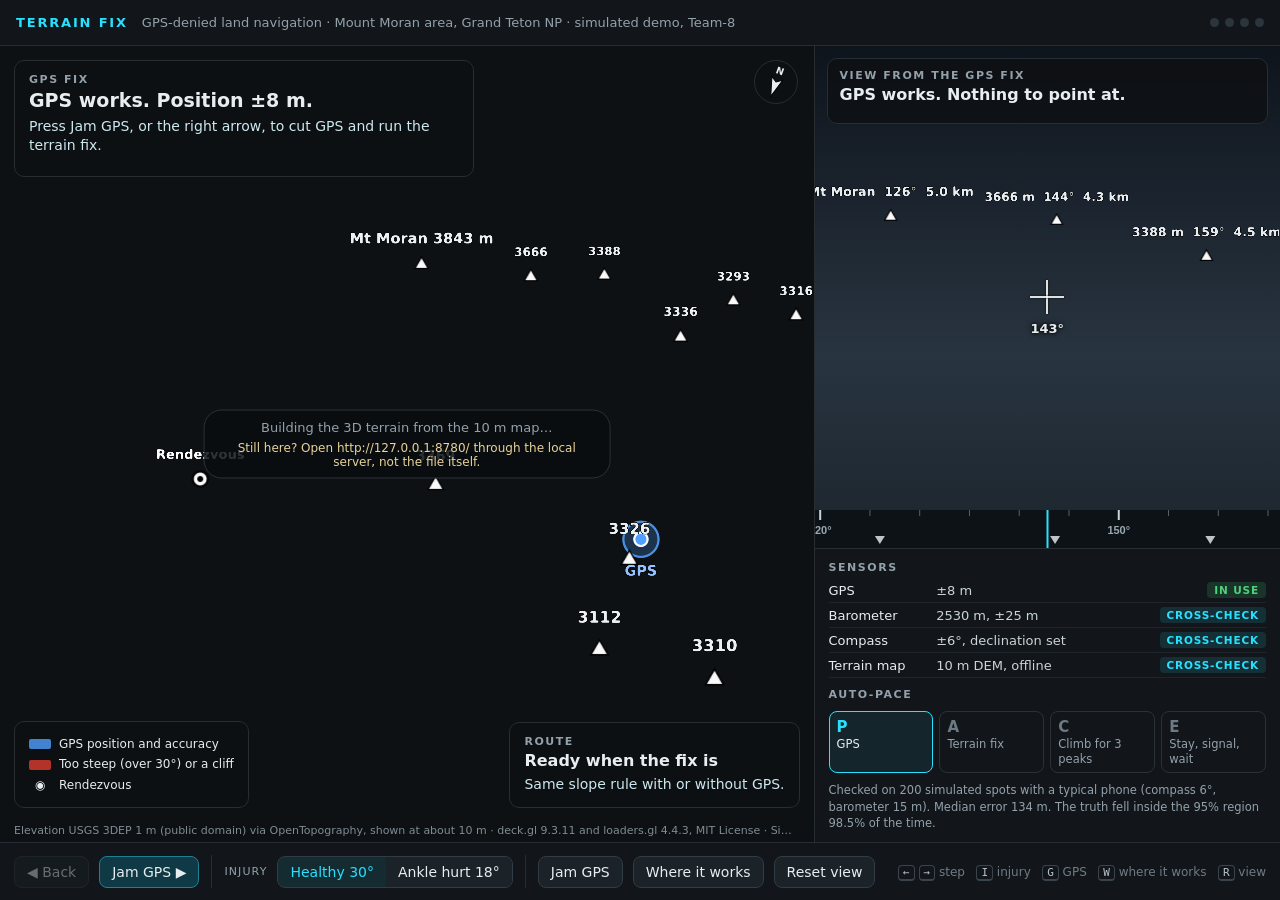
<file: mockups/map_3d/index.html>
<!doctype html>
<html lang="en">
<head>
<meta charset="utf-8">
<meta name="viewport" content="width=device-width, initial-scale=1">
<title>Terrain Fix 3D</title>
<style>
  :root {
    --bg: #0e1114;
    --panel: rgba(14, 17, 20, 0.88);
    --panel-solid: #12161a;
    --line: #262d33;
    --text: #e8edf0;
    --muted: #93a1ab;
    --cyan: #28e1ff;
    --red: #eb4034;
    --yellow: #ffd666;
    --white: #ffffff;
    --teal: #3cdcc8;
    --green: #4cd27a;
    --sky-top: #0e141c;
    --sky-bottom: #283440;
  }
  * { box-sizing: border-box; }
  html, body { margin: 0; height: 100%; background: var(--bg); color: var(--text);
    font-family: "Segoe UI", system-ui, -apple-system, Roboto, Arial, sans-serif; font-size: 14px; }
  body { display: grid; grid-template-rows: 46px 1fr 58px; overflow: hidden; }
  header { display: flex; align-items: center; gap: 14px; padding: 0 16px; border-bottom: 1px solid var(--line); background: var(--panel-solid); min-width: 0; }
  .brand { font-weight: 700; letter-spacing: 0.14em; font-size: 13px; color: var(--cyan); white-space: nowrap; }
  .tagline { color: var(--muted); font-size: 13px; white-space: nowrap; overflow: hidden; text-overflow: ellipsis; min-width: 0; }
  .dots { margin-left: auto; display: flex; gap: 6px; align-items: center; }
  .dot { width: 9px; height: 9px; border-radius: 50%; background: #2c353c; transition: background .3s; }
  .dot.on { background: var(--cyan); box-shadow: 0 0 8px rgba(40, 225, 255, .7); }
  main { display: grid; grid-template-columns: minmax(0, 1.75fr) minmax(320px, 1fr); min-height: 0; }
  .panel { position: relative; min-height: 0; overflow: hidden; }
  #bird { border-right: 1px solid var(--line); }
  #birdDeck, #eyeDeck { position: absolute; inset: 0; }
  #right { display: grid; grid-template-rows: minmax(0, 1.25fr) auto; min-height: 0; }
  #eye { background: linear-gradient(180deg, var(--sky-top) 0%, var(--sky-bottom) 62%, #1c252d 100%); border-bottom: 1px solid var(--line); }
  #eyeDeck { transition: opacity .35s; }
  .card { position: absolute; background: var(--panel); border: 1px solid var(--line); border-radius: 10px; padding: 12px 14px; pointer-events: none; backdrop-filter: blur(3px); }
  .kicker { font-size: 11px; letter-spacing: .14em; color: var(--muted); text-transform: uppercase; font-weight: 600; }
  .title { font-size: 19px; font-weight: 700; margin-top: 3px; line-height: 1.25; }
  .sub { color: #cde8f0; margin-top: 4px; line-height: 1.4; }
  .metrics { display: flex; gap: 14px; margin-top: 8px; flex-wrap: wrap; }
  .metric b { display: block; font-size: 17px; color: var(--text); }
  .metric span { font-size: 11px; color: var(--muted); letter-spacing: .06em; text-transform: uppercase; }
  #stageCard { left: 14px; top: 14px; max-width: min(460px, calc(100% - 28px)); }
  #legend { left: 14px; bottom: 34px; font-size: 12px; line-height: 1.7; max-width: calc(100% - 28px); }
  .sw { display: inline-block; width: 22px; height: 10px; border-radius: 2px; margin-right: 8px; vertical-align: middle; }
  .swl { display: inline-block; width: 22px; height: 0; border-top: 3px solid; margin-right: 8px; vertical-align: middle; }
  .sym { display: inline-block; width: 22px; text-align: center; margin-right: 8px; font-weight: 700; }
  #routeCard { right: 14px; bottom: 34px; max-width: 300px; }
  #banner { left: 50%; top: 42%; transform: translate(-50%, -50%); text-align: center; border: 2px solid var(--red); padding: 18px 26px; display: none; max-width: min(520px, calc(100% - 32px)); background: rgba(30, 10, 10, .9); }
  #banner .big { font-size: 34px; font-weight: 800; letter-spacing: .02em; }
  #banner .sub { color: #f2c9c4; }
  #north { position: absolute; right: 16px; top: 14px; width: 44px; height: 44px; border-radius: 50%; background: var(--panel); border: 1px solid var(--line); pointer-events: none; }
  #north svg { width: 100%; height: 100%; transition: transform .2s; }
  #credits { position: absolute; left: 0; right: 0; bottom: 0; padding: 5px 14px; font-size: 11px; color: #7f8c95; background: linear-gradient(0deg, rgba(14,17,20,.92), rgba(14,17,20,0)); pointer-events: none; white-space: nowrap; overflow: hidden; text-overflow: ellipsis; }
  #eyeHead { left: 12px; top: 12px; right: 12px; padding: 10px 12px; }
  #eyeHead .title { font-size: 16px; }
  #nextChips { display: flex; gap: 8px; margin-top: 8px; flex-wrap: wrap; }
  .chip { border-radius: 999px; padding: 3px 10px; font-size: 12px; border: 1px solid #3a444c; color: var(--text); }
  .chip.next { border-color: var(--yellow); color: var(--yellow); box-shadow: 0 0 10px rgba(255, 214, 102, .25); }
  .chip.used { border-color: #8b7a45; color: #e8d39a; }
  #reticle { position: absolute; left: 50%; top: 50%; width: 34px; height: 34px; transform: translate(-50%, -50%); pointer-events: none; }
  #reticle::before, #reticle::after { content: ""; position: absolute; background: rgba(255,255,255,.85); box-shadow: 0 0 2px #000; }
  #reticle::before { left: 16px; top: 0; width: 2px; height: 34px; }
  #reticle::after { top: 16px; left: 0; height: 2px; width: 34px; }
  #aimRead { position: absolute; left: 50%; top: calc(50% + 24px); transform: translateX(-50%); font-weight: 700; font-size: 13px; text-shadow: 0 0 3px #000, 0 0 6px #000; pointer-events: none; }
  #compass { position: absolute; left: 0; right: 0; bottom: 0; height: 38px; width: 100%; pointer-events: none; }
  #eyeVeil { position: absolute; inset: 0; display: none; align-items: center; justify-content: center; text-align: center; background: rgba(10, 13, 16, .72); pointer-events: none; padding: 24px; }
  #eyeVeil .title { font-size: 18px; }
  #loading { position: absolute; left: 50%; top: 50%; transform: translate(-50%, -50%); padding: 9px 16px; border-radius: 18px; font-size: 13px; color: var(--muted); background: rgba(10, 13, 16, .85); border: 1px solid #2a3239; pointer-events: none; text-align: center; max-width: calc(100% - 32px); }
  /* shown by CSS alone after 8 s, so it also helps when the script cannot run (a file opened directly) */
  #loading .hint { max-height: 0; overflow: hidden; opacity: 0; font-size: 12px; color: #e8d39a; animation: showHint .4s 8s forwards; }
  @keyframes showHint { to { max-height: 60px; opacity: 1; margin-top: 6px; } }
  #sensors { padding: 12px 14px 10px; overflow: auto; background: var(--panel-solid); }
  table { width: 100%; border-collapse: collapse; font-size: 13px; }
  td { padding: 4px 0; border-bottom: 1px solid #1e252b; vertical-align: middle; }
  td:nth-child(2) { color: #c9d4da; }
  td:last-child { text-align: right; }
  .tag { font-size: 10.5px; font-weight: 700; letter-spacing: .08em; padding: 2px 7px; border-radius: 4px; display: inline-block; }
  .tag.use { background: rgba(76, 210, 122, .16); color: var(--green); }
  .tag.drop { background: rgba(235, 64, 52, .18); color: #ff8a80; }
  .tag.stby { background: #20282e; color: var(--muted); }
  .tag.cross { background: rgba(40, 225, 255, .12); color: var(--cyan); }
  .pace { display: grid; grid-template-columns: repeat(4, 1fr); gap: 6px; margin-top: 10px; }
  .pace div { border: 1px solid #2a3239; border-radius: 8px; padding: 6px 7px; font-size: 11.5px; color: var(--muted); line-height: 1.25; min-height: 50px; transition: all .3s; }
  .pace b { display: block; font-size: 15px; color: #6d7a83; }
  .pace div.on { border-color: var(--cyan); color: var(--text); background: rgba(40, 225, 255, .08); }
  .pace div.on b { color: var(--cyan); }
  .pace div.on.e { border-color: var(--red); background: rgba(235, 64, 52, .12); }
  .pace div.on.e b { color: #ff8a80; }
  #trust { margin-top: 9px; font-size: 11.5px; color: var(--muted); line-height: 1.45; }
  footer { display: flex; align-items: center; gap: 10px; padding: 0 14px; border-top: 1px solid var(--line); background: var(--panel-solid); overflow-x: auto; }
  button { font: inherit; color: var(--text); background: #1b2228; border: 1px solid #323c44; border-radius: 8px; padding: 7px 12px; cursor: pointer; white-space: nowrap; }
  button:hover { border-color: #4a5862; }
  button:focus-visible { outline: 2px solid var(--cyan); outline-offset: 1px; }
  button.primary { background: #0f3a45; border-color: #1f7f94; }
  button.on { border-color: var(--cyan); color: var(--cyan); background: rgba(40, 225, 255, .1); }
  button.warn.on { border-color: var(--red); color: #ff9a90; background: rgba(235, 64, 52, .12); }
  button:disabled { opacity: .4; cursor: default; }
  .seg { display: inline-flex; border-radius: 8px; overflow: hidden; border: 1px solid #323c44; }
  .seg button { border: 0; border-radius: 0; }
  .sep { width: 1px; align-self: stretch; margin: 12px 2px; background: var(--line); flex: none; }
  .lbl { font-size: 11px; color: var(--muted); letter-spacing: .1em; text-transform: uppercase; white-space: nowrap; }
  .keys { margin-left: auto; color: #6f7c85; font-size: 12px; white-space: nowrap; }
  kbd { font: 11px Consolas, monospace; border: 1px solid #3a444c; border-bottom-width: 2px; border-radius: 4px; padding: 0 4px; color: #b8c4cb; }
  #fatal { position: fixed; inset: 0; display: none; align-items: center; justify-content: center; background: var(--bg); color: var(--text); padding: 24px; text-align: center; z-index: 9; }
  @media (max-width: 900px) {
    body { grid-template-rows: auto 1fr auto; overflow: auto; height: auto; min-height: 100%; }
    header { flex-wrap: wrap; padding: 8px 16px; gap: 6px 12px; }
    main { grid-template-columns: minmax(0, 1fr); }
    #bird { height: 62vh; min-height: 360px; border-right: 0; border-bottom: 1px solid var(--line); }
    #right { grid-template-rows: auto auto; }
    #eye { height: 46vh; min-height: 300px; }
    footer { flex-wrap: wrap; padding: 10px 16px; height: auto; }
    .keys { display: none; }
    #routeCard { left: 10px; right: 10px; bottom: 26px; max-width: none; padding: 8px 12px; }
    #routeCard .sub { font-size: 12px; }
    #legend { display: none; }
    #stageCard { left: 10px; top: 10px; max-width: calc(100% - 74px); padding: 9px 12px; }
    #stageCard .title { font-size: 16px; }
    #stageCard .sub { font-size: 13px; }
    .metric b { font-size: 15px; }
  }
</style>
</head>
<body>
<header>
  <div class="brand">TERRAIN FIX</div>
  <div class="tagline">GPS-denied land navigation · Mount Moran area, Grand Teton NP · simulated demo, Team-8</div>
  <div class="dots" id="dots" aria-label="step"></div>
</header>

<main>
  <section class="panel" id="bird" aria-label="3D map">
    <div id="birdDeck"></div>
    <div id="loading">Building the 3D terrain from the 10 m map…<div class="hint">Still here? Open http://127.0.0.1:8780/ through the local server, not the file itself.</div></div>
    <div class="card" id="stageCard">
      <div class="kicker" id="stKicker"></div>
      <div class="title" id="stTitle"></div>
      <div class="sub" id="stSub"></div>
      <div class="metrics" id="stMetrics"></div>
    </div>
    <div id="north" title="North"><svg viewBox="0 0 44 44"><polygon points="22,6 28,26 22,22 16,26" fill="#e8edf0" stroke="#000" stroke-width="1"/><text x="22" y="38" text-anchor="middle" font-size="10" font-weight="700" fill="#e8edf0">N</text></svg></div>
    <div class="card" id="legend"></div>
    <div class="card" id="routeCard">
      <div class="kicker" id="rtKicker">Route</div>
      <div class="title" id="rtTitle" style="font-size:16px"></div>
      <div class="sub" id="rtSub"></div>
    </div>
    <div class="card" id="banner">
      <div class="big">Stay, signal, wait</div>
      <div class="sub" id="bannerSub"></div>
    </div>
    <div id="credits"></div>
  </section>

  <div id="right">
    <section class="panel" id="eye" aria-label="first-person view">
      <div id="eyeDeck"></div>
      <div id="reticle"></div>
      <div id="aimRead"></div>
      <canvas id="compass"></canvas>
      <div class="card" id="eyeHead">
        <div class="kicker" id="eyeKicker">What you should see</div>
        <div class="title" id="eyeTitle"></div>
        <div id="nextChips"></div>
      </div>
      <div id="eyeVeil"><div><div class="kicker">First-person view</div><div class="title" id="veilTitle"></div><div class="sub" id="veilSub"></div></div></div>
    </section>
    <section id="sensors" aria-label="sensors">
      <div class="kicker" style="margin-bottom:4px">Sensors</div>
      <table id="sensorTable"></table>
      <div class="kicker" style="margin-top:10px">Auto-PACE</div>
      <div class="pace" id="pace">
        <div data-k="p"><b>P</b>GPS</div>
        <div data-k="a"><b>A</b>Terrain fix</div>
        <div data-k="c"><b>C</b>Climb for 3 peaks</div>
        <div data-k="e" class="e"><b>E</b>Stay, signal, wait</div>
      </div>
      <div id="trust"></div>
    </section>
  </div>
</main>

<footer>
  <button id="btnBack" aria-label="previous step">◀ Back</button>
  <button id="btnNext" class="primary" aria-label="next step">Next ▶</button>
  <div class="sep"></div>
  <span class="lbl">Injury</span>
  <div class="seg" role="group" aria-label="injury">
    <button id="btnHealthy" class="on">Healthy 30°</button>
    <button id="btnInjured" class="warn">Ankle hurt 18°</button>
  </div>
  <div class="sep"></div>
  <button id="btnGps" class="warn">Jam GPS</button>
  <button id="btnCover">Where it works</button>
  <button id="btnView">Reset view</button>
  <div class="keys"><kbd>←</kbd> <kbd>→</kbd> step &nbsp; <kbd>I</kbd> injury &nbsp; <kbd>G</kbd> GPS &nbsp; <kbd>W</kbd> where it works &nbsp; <kbd>R</kbd> view</div>
</footer>

<div id="fatal"><div><div class="title" id="fatalTitle">Could not start</div><div class="sub" id="fatalSub"></div></div></div>

<script src="lib/deck.gl@9.3.11/dist.min.js"></script>
<script>
'use strict';
// opened as a file, lib/ does not load and window.deck is missing, so fall back to {} and let main() say what to do
const D = window.deck || {};
const {Deck, MapView, FirstPersonView, TerrainLayer, BitmapLayer, PathLayer, ScatterplotLayer, TextLayer, IconLayer,
  LineLayer, LinearInterpolator, WebMercatorViewport} = D;
const TerrainExtension = D._TerrainExtension || D.TerrainExtension;

const C = { cyan: [40, 225, 255], red: [235, 64, 52], yellow: [255, 214, 102], white: [255, 255, 255],
  dark: [8, 10, 12], gps: [80, 160, 255] };
const EXT = [new TerrainExtension()];
// deck.gl's bundle only carries the terrain worker stub, so the worker (same version, 4.4.3) is served from lib/, never the CDN
const LOAD_OPTS = { terrain: { workerUrl: 'lib/loaders.gl-terrain@4.4.3/terrain-worker.js' } };
const ON_TOP = { depthCompare: 'always', depthWriteEnabled: false };
const FOVY = 50;
// FirstPersonView sizes pixel-unit markers for objects 1 m away by default (focalDistance 1), so a 20 px icon on a
// peak 5 km off shrinks below one pixel (checked in the browser). The eye view sets focalDistance in meters and
// every pixel size in it is multiplied by distance / EYE_FOCAL, which keeps icons and text the same size at any range.
const EYE_FOCAL = 5000;

const app = { S: null, stage: 0, gps: true, injured: false, coverage: false, heights: null,
  probOp: [0, 0, 0, 0], fade: null, lineT0: {}, eyeVS: null, birdVS: null, started: performance.now() };

function $(id) { return document.getElementById(id); }
function fatal(title, sub) { $('fatalTitle').textContent = title; $('fatalSub').textContent = sub; $('fatal').style.display = 'flex'; }
function clamp(v, a, b) { return Math.max(a, Math.min(b, v)); }
function circMean(degs) {
  let x = 0, y = 0;
  for (const d of degs) { x += Math.cos(d * Math.PI / 180); y += Math.sin(d * Math.PI / 180); }
  return ((Math.atan2(y, x) * 180 / Math.PI) + 360) % 360;
}
function ease(t) { t = clamp(t, 0, 1); return t < .5 ? 2 * t * t : 1 - Math.pow(-2 * t + 2, 2) / 2; }

// ------------------------------------------------------------------ heights (decode the same terrain-RGB the mesh uses)
function loadHeights(S) {
  return new Promise(resolve => {
    const img = new Image();
    img.onload = () => {
      try {
        const cv = document.createElement('canvas');
        cv.width = img.width; cv.height = img.height;
        const g = cv.getContext('2d', { willReadFrequently: true });
        g.drawImage(img, 0, 0);
        const d = g.getImageData(0, 0, cv.width, cv.height).data;
        const n = cv.width * cv.height, H = new Float32Array(n);
        const k = S.terrain.decoder;
        for (let i = 0; i < n; i++) H[i] = d[4 * i] * k.rScaler + d[4 * i + 1] * k.gScaler + d[4 * i + 2] * k.bScaler + k.offset;
        resolve({ w: cv.width, h: cv.height, H });
      } catch (e) { resolve(null); }   // a blocked canvas read must not stop the page
    };
    img.onerror = () => resolve(null);
    img.src = S.terrain.image;
  });
}
function heightAt(lon, lat) {
  const hm = app.heights, b = app.S.bounds;
  if (!hm) return 2500;
  const x = clamp((lon - b[0]) / (b[2] - b[0]) * hm.w - 0.5, 0, hm.w - 1.001);
  const y = clamp((b[3] - lat) / (b[3] - b[1]) * hm.h - 0.5, 0, hm.h - 1.001);
  const x0 = Math.floor(x), y0 = Math.floor(y), fx = x - x0, fy = y - y0, i = y0 * hm.w + x0;
  const H = hm.H;
  return (H[i] * (1 - fx) + H[i + 1] * fx) * (1 - fy) + (H[i + hm.w] * (1 - fx) + H[i + hm.w + 1] * fx) * fy;
}

// ------------------------------------------------------------------ icons drawn once on a canvas (no files, no network)
function iconURL(draw) {
  const cv = document.createElement('canvas'); cv.width = cv.height = 64;
  const g = cv.getContext('2d'); draw(g); return cv.toDataURL('image/png');
}
const ICONS = {};
function makeIcons() {
  const mk = (id, draw) => { ICONS[id] = { id, url: iconURL(draw), width: 64, height: 64, anchorX: 32, anchorY: 32 }; };
  mk('star', g => {
    g.beginPath();
    for (let i = 0; i < 10; i++) { const a = Math.PI / 2 + i * Math.PI / 5, r = i % 2 ? 11 : 26;
      g.lineTo(32 + r * Math.cos(a), 32 - r * Math.sin(a)); }
    g.closePath(); g.fillStyle = '#fff'; g.fill(); g.lineWidth = 3.5; g.strokeStyle = '#000'; g.stroke();
  });
  mk('cross', g => {
    g.lineCap = 'square';
    for (const [col, w] of [['#000', 13], ['rgb(40,225,255)', 7]]) {
      g.strokeStyle = col; g.lineWidth = w; g.beginPath();
      g.moveTo(10, 32); g.lineTo(54, 32); g.moveTo(32, 10); g.lineTo(32, 54); g.stroke();
    }
  });
  mk('ring', g => { g.beginPath(); g.arc(32, 32, 20, 0, 7); g.fillStyle = '#fff'; g.fill(); g.lineWidth = 6; g.strokeStyle = '#000'; g.stroke();
    g.beginPath(); g.arc(32, 32, 8, 0, 7); g.fillStyle = '#000'; g.fill(); });
  mk('guess', g => { g.beginPath(); g.arc(32, 32, 19, 0, 7); g.lineWidth = 9; g.strokeStyle = '#000'; g.stroke();
    g.lineWidth = 5; g.strokeStyle = 'rgb(40,225,255)'; g.stroke(); });
  mk('tri', g => { g.beginPath(); g.moveTo(32, 12); g.lineTo(54, 50); g.lineTo(10, 50); g.closePath();
    g.fillStyle = '#fafafa'; g.fill(); g.lineWidth = 4; g.strokeStyle = '#000'; g.stroke(); });
  mk('triY', g => { g.beginPath(); g.moveTo(32, 12); g.lineTo(54, 50); g.lineTo(10, 50); g.closePath();
    g.fillStyle = 'rgb(255,214,102)'; g.fill(); g.lineWidth = 4; g.strokeStyle = '#000'; g.stroke(); });
}

// ------------------------------------------------------------------ static data derived once (stable references keep deck from reloading)
const DATA = {};
function prepData() {
  const S = app.S;
  DATA.peaks = S.peaks.map(p => ({ ...p, pos: [p.lon, p.lat, p.mesh_z + 6] }));
  DATA.rdv = [{ pos: [S.rendezvous.lon, S.rendezvous.lat, S.rendezvous.z + 6], label: 'Rendezvous' }];
  DATA.truth = [{ pos: [S.truth.lon, S.truth.lat, S.truth.z + 6] }];
  DATA.gps = [{ pos: [S.truth.lon, S.truth.lat] }];
  DATA.routes = {};
  DATA.routeLook = {};
  const e3 = S.stages[3].eye, kx = 111320 * Math.cos(e3.lat * Math.PI / 180), ky = 110540;
  const fromEye = p => [(p[0] - e3.lon) * kx, (p[1] - e3.lat) * ky];
  for (const k of Object.keys(S.routes)) {
    const r = S.routes[k];
    if (!r) { DATA.routes[k] = null; DATA.routeLook[k] = null; continue; }
    // for the eye view the route is cut every 8 m and laid 1 m above the same terrain the mesh is built from,
    // so it neither floats above the eye nor sinks under the mesh between the 30 m model cells
    const dense = [];
    for (let i = 0; i < r.path.length - 1; i++) {
      const a = r.path[i], b = r.path[i + 1];
      const [ax, ay] = fromEye(a), [bx, by] = fromEye(b);
      const n = Math.max(1, Math.ceil(Math.hypot(bx - ax, by - ay) / 8));
      for (let j = 0; j < n; j++) dense.push([a[0] + (b[0] - a[0]) * j / n, a[1] + (b[1] - a[1]) * j / n]);
    }
    dense.push(r.path[r.path.length - 1]);
    // the first 35 m are left out, closer than that a ground line fills the bottom of the view
    const eyePath = dense.filter(p => Math.hypot(...fromEye(p)) > 35).map(p => [p[0], p[1], heightAt(p[0], p[1]) + 1.0]);
    DATA.routes[k] = { path2: [{ path: r.path.map(p => [p[0], p[1]]) }], path3: [{ path: eyePath }] };
    // at the fix the eye turns halfway between the start of the route (60 to 600 m out) and the peaks it was
    // fixed on, so the white line going down the slope and the three yellow peaks are in the same view
    const brg = r.path.map(fromEye).filter(([x, y]) => Math.hypot(x, y) > 60 && Math.hypot(x, y) < 600)
      .map(([x, y]) => Math.atan2(x, y) * 180 / Math.PI);
    const peaksBrg = circMean(S.observations.map(o => o.obs_deg));
    DATA.routeLook[k] = { bearing: brg.length ? circMean([circMean(brg), peaksBrg]) : e3.bearing, pitch: 1 };
  }
  DATA.outline = S.stages.map(st => st.outline.map(r => ({ path: r })));
  DATA.est = S.stages.map(st => st.estimate ? [{ pos: [st.estimate.lon, st.estimate.lat, st.estimate.z + 6] }] : []);
  DATA.obsPeaks = S.observations.map(o => o.peak);
  // the GPS eye: same place as the hidden truth (GPS knows it), looking at the peaks the demo uses
  DATA.gpsEye = { lon: S.truth.lon, lat: S.truth.lat, z: Math.max(S.truth.z, heightAt(S.truth.lon, S.truth.lat)) + 3.5,
    bearing: circMean(S.observations.map(o => o.obs_deg)), pitch: 7, peaks: S.stages[3].eye.peaks };
}

// ------------------------------------------------------------------ cameras
// Fit lon/lat points into the screen of a map turned to `bearing`, leaving room for the cards (pad in pixels).
// The box is taken in the turned frame, so a rotated camera still frames every point.
function fitRotated(pts, bearing, w, h, pad) {
  const lat0 = pts[0][1], lon0 = pts[0][0], kx = 111320 * Math.cos(lat0 * Math.PI / 180), ky = 110540;
  const b = bearing * Math.PI / 180, cb = Math.cos(b), sb = Math.sin(b);
  let x0 = Infinity, x1 = -Infinity, y0 = Infinity, y1 = -Infinity;
  for (const [lon, lat] of pts) {
    const E = (lon - lon0) * kx, N = (lat - lat0) * ky;
    const sx = E * cb - N * sb, sy = E * sb + N * cb;          // screen right, screen up (meters)
    x0 = Math.min(x0, sx); x1 = Math.max(x1, sx); y0 = Math.min(y0, sy); y1 = Math.max(y1, sy);
  }
  const mpp = Math.max((x1 - x0) / Math.max(80, w - pad.left - pad.right), (y1 - y0) / Math.max(80, h - pad.top - pad.bottom), 0.5);
  const cx = (x0 + x1) / 2 + (pad.right - pad.left) / 2 * mpp, cy = (y0 + y1) / 2 + (pad.top - pad.bottom) / 2 * mpp;
  const E = cx * cb + cy * sb, N = -cx * sb + cy * cb;
  const lat = lat0 + N / ky, lon = lon0 + E / kx;
  const zoom = Math.log2(40075016.686 * Math.cos(lat * Math.PI / 180) / (512 * mpp));
  return { longitude: lon, latitude: lat, zoom };
}
function birdView(s) {
  const S = app.S, el = $('bird');
  const w = Math.max(320, el.clientWidth), h = Math.max(300, el.clientHeight);
  let pts, bearing, pitch, dz = 0;
  const pad = { top: Math.round(h * 0.2), bottom: Math.round(h * 0.2), left: Math.round(w * 0.06), right: Math.round(w * 0.06) };
  const st = S.stages[s];
  if (app.coverage || s <= 1 || app.gps) {
    const b = S.bounds;
    pts = [[b[0], b[1]], [b[2], b[1]], [b[2], b[3]], [b[0], b[3]]];
    bearing = s === 1 && !app.gps && !app.coverage ? 172 : 160; pitch = s === 1 && !app.gps ? 50 : 46;
    pad.top = Math.round(h * 0.08); pad.bottom = Math.round(h * 0.1); dz = 0.32;
  } else if (s === 2) {
    // face the peak the assistant asks for, so it stands at the top middle with the search band below it
    const nx = S.peaks[st.next[0]];
    pts = [];
    for (const ring of st.outline) for (const p of ring) pts.push(p);
    pts.push([nx.lon, nx.lat], [st.estimate.lon, st.estimate.lat]);
    const q = st.eye && st.eye.peaks.find(r => r.peak === st.next[0]);
    bearing = q ? q.bearing : 150; pitch = 52;
    pad.top = Math.round(h * 0.3); pad.bottom = Math.round(h * 0.24); dz = 0.05;
  } else {
    // the fix, the three peaks behind the crossing lines, and the rendezvous at the end of the route, all in frame
    const rv = [S.rendezvous.lon, S.rendezvous.lat];
    pts = [[st.estimate.lon, st.estimate.lat], ...DATA.obsPeaks.map(k => [S.peaks[k].lon, S.peaks[k].lat]), rv];
    const rvBrg = Math.atan2((rv[0] - st.estimate.lon) * Math.cos(st.estimate.lat * Math.PI / 180), rv[1] - st.estimate.lat) * 180 / Math.PI;
    bearing = circMean([circMean(S.observations.map(o => o.obs_deg)), rvBrg]); pitch = 54;
    pad.top = Math.round(h * 0.24); pad.bottom = Math.round(h * 0.26); dz = 0.05;
  }
  const fit = fitRotated(pts, bearing, w, h, pad);
  const z = heightAt(fit.longitude, fit.latitude);
  return { longitude: fit.longitude, latitude: fit.latitude, zoom: fit.zoom + dz, pitch, bearing,
    position: [0, 0, z], maxPitch: 78, minZoom: 10, maxZoom: 17 };
}
function eyeFor(s) {
  if (app.gps) return DATA.gpsEye;
  const e = app.S.stages[s].eye;
  // with a fix and a safe route, the view faces down the route so the white line on the ground is what you follow
  const look = s === 3 && DATA.routeLook[app.injured ? '18' : '30'];
  return look ? { ...e, bearing: look.bearing, pitch: look.pitch } : e;
}
function eyeView(e) {
  // FirstPersonView pitch is positive when looking down, so "look up 8 degrees" is pitch -8
  return { longitude: e.lon, latitude: e.lat, position: [0, 0, e.z], bearing: e.bearing, pitch: -e.pitch, maxPitch: 60, minPitch: -60 };
}

// ------------------------------------------------------------------ layers
const terrainProps = () => ({ bounds: app.S.bounds, elevationData: app.S.terrain.image, texture: app.S.base.image,
  elevationDecoder: app.S.terrain.decoder, loadOptions: LOAD_OPTS, material: false });

function cutPath(path, f) {
  if (f >= 1) return path;
  const n = path.length, x = f * (n - 1), i = Math.floor(x), t = x - i;
  const out = path.slice(0, i + 1);
  if (i + 1 < n) out.push([path[i][0] + (path[i + 1][0] - path[i][0]) * t, path[i][1] + (path[i + 1][1] - path[i][1]) * t]);
  return out.length >= 2 ? out : [path[0], path[0]];
}

function pulse(now, period = 1400) { return 0.5 + 0.5 * Math.sin((now - app.started) / period * Math.PI * 2); }

// keep data arrays stable between frames so draped layers are not redrawn into the terrain every frame
const MEMO = new Map();
const EMPTY = [];
function memo(key, fn) { if (!MEMO.has(key)) MEMO.set(key, fn()); return MEMO.get(key); }

function birdLayers(now) {
  const S = app.S, st = S.stages[app.stage];
  const fix = !app.gps && !app.coverage;
  const lim = app.injured ? '18' : '30';
  const route = DATA.routes[lim];
  const L = [];
  L.push(new TerrainLayer({ id: 'terrain', ...terrainProps(), meshMaxError: 3, operation: 'terrain+draw' }));
  // In deck.gl 9.3.11 the draped layers that arrive together with the first TerrainExtension layer never show up
  // (checked in the browser). An empty primer layer starts the terrain effect early, and the real draped layers
  // are created only after the terrain mesh has loaded.
  L.push(new ScatterplotLayer({ id: 'drape-primer', data: EMPTY, getPosition: d => d, extensions: EXT, terrainDrawMode: 'drape' }));
  if (app.terrainReady) L.push(...drapedLayers(now));
  L.push(...markerLayers(now));
  return L;
}

function drapedLayers(now) {
  const S = app.S, st = S.stages[app.stage];
  const fix = !app.gps && !app.coverage;
  const lim = app.injured ? '18' : '30';
  const route = DATA.routes[lim];
  const L = [];
  L.push(new BitmapLayer({ id: 'coverage', image: S.overlays.coverage, bounds: S.bounds, visible: app.coverage,
    extensions: EXT, terrainDrawMode: 'drape' }));
  for (const k of ['30', '18']) {
    L.push(new BitmapLayer({ id: 'nogo-' + k, image: S.overlays.nogo[k], bounds: S.bounds, visible: !app.coverage && lim === k,
      extensions: EXT, terrainDrawMode: 'drape' }));
  }
  for (let s = 0; s < 4; s++) {
    const op = app.probOp[s];
    L.push(new BitmapLayer({ id: 'prob-' + s, image: S.stages[s].prob, bounds: S.bounds, opacity: op,
      visible: fix && op > 0.002, extensions: EXT, terrainDrawMode: 'drape' }));
  }
  L.push(new PathLayer({ id: 'outline95', data: DATA.outline[app.stage], getPath: d => d.path, getColor: [255, 255, 255, 235],
    getWidth: 9, widthUnits: 'meters', widthMinPixels: 1.6, visible: fix && app.stage >= 1, extensions: EXT, terrainDrawMode: 'drape' }));
  // bearing lines grow out of the summit
  const growing = fix && st.lines.some(i => app.lineT0[i] != null && now - app.lineT0[i] < 1300);
  const lines = !fix ? memo('lines-none', () => []) : (growing ? st.lines.map(i => {
    const ln = S.bearing_lines[i], t0 = app.lineT0[i];
    const f = t0 == null ? 1 : ease((now - t0) / 1300);
    return { path: cutPath(ln.path, f), i };
  }) : memo('lines-' + app.stage, () => st.lines.map(i => ({ path: S.bearing_lines[i].path, i }))));
  L.push(new PathLayer({ id: 'lines-case', data: lines, getPath: d => d.path, getColor: [0, 0, 0, 200], getWidth: 46,
    widthUnits: 'meters', widthMinPixels: 4.5, capRounded: true, extensions: EXT, terrainDrawMode: 'drape' }));
  L.push(new PathLayer({ id: 'lines', data: lines, getPath: d => d.path, getColor: [...C.yellow, 255], getWidth: 24,
    widthUnits: 'meters', widthMinPixels: 2.5, capRounded: true, extensions: EXT, terrainDrawMode: 'drape' }));
  const showRoute = fix && app.stage === 3 && route;
  L.push(new PathLayer({ id: 'route-case', data: route ? route.path2 : [], getPath: d => d.path, getColor: [0, 0, 0, 220],
    getWidth: 52, widthUnits: 'meters', widthMinPixels: 5.5, jointRounded: true, capRounded: true, visible: !!showRoute,
    extensions: EXT, terrainDrawMode: 'drape' }));
  L.push(new PathLayer({ id: 'route', data: route ? route.path2 : [], getPath: d => d.path, getColor: [255, 255, 255, 255],
    getWidth: 28, widthUnits: 'meters', widthMinPixels: 3, jointRounded: true, capRounded: true, visible: !!showRoute,
    extensions: EXT, terrainDrawMode: 'drape' }));
  return L;
}

function markerLayers(now) {
  const S = app.S, st = S.stages[app.stage];
  const fix = !app.gps && !app.coverage;
  const L = [];
  const pz = pulse(now, 1100);
  // GPS marker faces the camera (not draped) so its pulse does not redraw the terrain cover
  L.push(new ScatterplotLayer({ id: 'gps-acc', data: DATA.truth, getPosition: d => d.pos, getRadius: 15 + 7 * pz,
    radiusUnits: 'pixels', filled: true, stroked: true, getFillColor: [...C.gps, 60], getLineColor: [...C.gps, 230],
    lineWidthUnits: 'pixels', getLineWidth: 2, billboard: true, visible: app.gps && !app.coverage, parameters: ON_TOP,
    updateTriggers: { getRadius: pz } }));
  L.push(new ScatterplotLayer({ id: 'gps-dot', data: DATA.truth, getPosition: d => d.pos, getRadius: 6, radiusUnits: 'pixels',
    filled: true, stroked: true, getFillColor: [...C.gps, 255], getLineColor: [255, 255, 255, 255], lineWidthUnits: 'pixels',
    getLineWidth: 2, billboard: true, visible: app.gps && !app.coverage, parameters: ON_TOP }));

  // markers stand on the terrain with their own height and stay on top
  const peakMarks = memo(`pm-${app.stage}-${fix}`, () => DATA.peaks.map(p => ({ ...p, icon: (app.stage === 3 && fix && DATA.obsPeaks.includes(p.id)) ? 'triY' : 'tri' })));
  L.push(new IconLayer({ id: 'peaks', data: peakMarks, getPosition: d => d.pos, getIcon: d => ICONS[d.icon], getSize: 20,
    sizeUnits: 'pixels', billboard: true, parameters: ON_TOP, updateTriggers: { getIcon: [app.stage, fix] } }));
  const nextIds = fix ? st.next.slice(0, 1) : [];
  L.push(new ScatterplotLayer({ id: 'next-ring', data: nextIds.map(k => DATA.peaks[k]), getPosition: d => d.pos,
    getRadius: 14 + 12 * pz, radiusUnits: 'pixels', filled: false, stroked: true, getLineColor: [...C.yellow, Math.round(110 + 140 * (1 - pz))],
    lineWidthUnits: 'pixels', getLineWidth: 3, billboard: true, parameters: ON_TOP, updateTriggers: { getRadius: pz, getLineColor: pz } }));
  L.push(new IconLayer({ id: 'rdv', data: DATA.rdv, getPosition: d => d.pos, getIcon: () => ICONS.ring, getSize: 24,
    sizeUnits: 'pixels', billboard: true, parameters: ON_TOP, visible: !app.coverage }));
  L.push(new IconLayer({ id: 'guess', data: (fix && (app.stage === 1 || app.stage === 2)) ? DATA.est[app.stage] : [],
    getPosition: d => d.pos, getIcon: () => ICONS.guess, getSize: 24, sizeUnits: 'pixels', billboard: true, parameters: ON_TOP }));
  L.push(new IconLayer({ id: 'est', data: (fix && app.stage === 3) ? DATA.est[3] : [], getPosition: d => d.pos,
    getIcon: () => ICONS.cross, getSize: 30, sizeUnits: 'pixels', billboard: true, parameters: ON_TOP }));
  L.push(new IconLayer({ id: 'truth', data: (fix && app.stage === 3) ? DATA.truth : [], getPosition: d => d.pos,
    getIcon: () => ICONS.star, getSize: 30, sizeUnits: 'pixels', billboard: true, parameters: ON_TOP }));

  const labels = memo(`lb-${app.stage}-${fix}-${app.gps}-${app.coverage}`, () => {
    const out = DATA.peaks.map(p => ({ pos: p.pos, text: p.name === 'Mt Moran' ? `Mt Moran ${Math.round(p.z)} m` : `${Math.round(p.z)}`,
      size: p.name === 'Mt Moran' ? 15 : 12.5, color: (fix && app.stage === 3 && DATA.obsPeaks.includes(p.id)) || nextIds.includes(p.id) ? C.yellow : [236, 240, 242] }));
    if (!app.coverage) out.push({ pos: DATA.rdv[0].pos, text: 'Rendezvous', size: 13, color: [255, 255, 255] });
    if (fix && app.stage >= 1) out.push({ pos: DATA.est[app.stage][0].pos, text: app.stage === 3 ? 'Fix' : 'Best guess', size: 13, color: C.cyan });
    if (fix && app.stage === 3) out.push({ pos: DATA.truth[0].pos, text: 'True spot', size: 12, color: [255, 255, 255], below: true });
    if (app.gps && !app.coverage) out.push({ pos: DATA.truth[0].pos, text: 'GPS', size: 13, color: [150, 195, 255], below: true });
    return out;
  });
  L.push(new TextLayer({ id: 'labels', data: labels, getPosition: d => d.pos, getText: d => d.text, getSize: d => d.size,
    getColor: d => d.color, getPixelOffset: d => d.below ? [0, 22] : [0, -18], getTextAnchor: 'middle', getAlignmentBaseline: d => d.below ? 'top' : 'bottom',
    fontFamily: '"Segoe UI", system-ui, Arial, sans-serif', fontWeight: 600, characterSet: 'auto',
    fontSettings: { sdf: true, fontSize: 64, buffer: 6 }, outlineWidth: 3, outlineColor: [8, 10, 12, 255],
    billboard: true, parameters: ON_TOP, updateTriggers: { getColor: [app.stage, fix] } }));
  return L;
}

function eyeLayers(now) {
  const S = app.S, st = S.stages[app.stage];
  const e = eyeFor(app.stage);
  const fix = !app.gps;
  const L = [new TerrainLayer({ id: 'terrain-eye', ...terrainProps(), meshMaxError: 1.5 })];
  if (!e) return L;
  const lim = app.injured ? '18' : '30';
  const route = DATA.routes[lim];
  // a path that lies on the ground is sized in meters (4 m wide), so it narrows with distance like a real trail
  L.push(new PathLayer({ id: 'route-eye', data: (fix && app.stage === 3 && route) ? route.path3 : [], getPath: d => d.path,
    getColor: [255, 255, 255, 240], getWidth: 2, widthUnits: 'meters', jointRounded: true, capRounded: true }));
  const vis = e.peaks.filter(q => q.visible);
  const nextIds = fix ? st.next : [];
  const used = fix && app.stage === 3 ? DATA.obsPeaks : [];
  const pz = pulse(now, 1200);
  const key = `eye-${app.stage}-${app.gps}-${app.injured}`;
  // facing down the route the peaks sit near the top edge, so their labels go under the marker there
  const under = fix && app.stage === 3 && !!DATA.routeLook[lim];
  // k = distance / EYE_FOCAL, the factor that turns a wanted on-screen pixel size into the size to hand to deck.gl
  const kOf = (lon, lat, z) => {
    const dx = (lon - e.lon) * 111320 * Math.cos(e.lat * Math.PI / 180), dy = (lat - e.lat) * 110540, dz = z - e.z;
    return clamp(Math.hypot(dx, dy, dz) / EYE_FOCAL, 0.02, 6);
  };
  const BEAM = 700;   // the pillar of light stands 700 m above the summit
  const beams = memo(key + '-b', () => nextIds.slice(0, 1).map(id => { const p = DATA.peaks[id];
    return { ...p, k: kOf(p.lon, p.lat, p.mesh_z + BEAM / 2) }; }));
  L.push(new LineLayer({ id: 'beam-glow', data: beams, getSourcePosition: d => [d.lon, d.lat, d.mesh_z + 25],
    getTargetPosition: d => [d.lon, d.lat, d.mesh_z + BEAM], getColor: [...C.yellow, Math.round(45 + 55 * pz)], getWidth: d => 15 * d.k,
    widthUnits: 'pixels', updateTriggers: { getColor: pz } }));
  L.push(new LineLayer({ id: 'beam', data: beams, getSourcePosition: d => [d.lon, d.lat, d.mesh_z + 25],
    getTargetPosition: d => [d.lon, d.lat, d.mesh_z + BEAM], getColor: [...C.yellow, 240], getWidth: d => 3.5 * d.k, widthUnits: 'pixels' }));
  L.push(new ScatterplotLayer({ id: 'eye-ring', data: beams, getPosition: d => [d.lon, d.lat, d.mesh_z + 20],
    getRadius: d => (13 + 13 * pz) * d.k, radiusUnits: 'pixels', filled: false, stroked: true,
    getLineColor: [...C.yellow, Math.round(120 + 135 * (1 - pz))], lineWidthUnits: 'pixels', getLineWidth: d => 3 * d.k,
    billboard: true, parameters: ON_TOP, updateTriggers: { getRadius: pz, getLineColor: pz } }));
  const marks = memo(key + '-m', () => vis.map(q => { const p = DATA.peaks[q.peak];
    return { pos: [p.lon, p.lat, p.mesh_z + 14], k: kOf(p.lon, p.lat, p.mesh_z + 14),
      icon: (nextIds.includes(q.peak) || used.includes(q.peak)) ? 'triY' : 'tri', q, p }; }));
  L.push(new IconLayer({ id: 'eye-peaks', data: marks, getPosition: d => d.pos, getIcon: d => ICONS[d.icon], getSize: d => 17 * d.k,
    sizeUnits: 'pixels', billboard: true, parameters: ON_TOP }));
  // the next peak's label sits beside its pillar, the others sit above their marker
  const labels = memo(key + '-l', () => marks.map(m => {
    const isNext = nextIds[0] === m.q.peak, isThen = nextIds[1] === m.q.peak;
    const nm = m.p.name === 'Mt Moran' ? 'Mt Moran' : `${Math.round(m.p.z)} m`;
    const line = `${nm}  ${Math.round(m.q.bearing)}°  ${m.q.dist_km.toFixed(1)} km`;
    const base = { color: isNext || used.includes(m.q.peak) ? C.yellow : (isThen ? [255, 236, 170] : [230, 236, 240]) };
    if (isNext) {
      const pos = [m.p.lon, m.p.lat, m.p.mesh_z + BEAM * 0.45], k = kOf(...pos);
      return { ...base, pos, text: `Point here next\n${line}`, size: 15 * k, off: [16 * k, 0], anchor: 'start', baseline: 'center' };
    }
    if (under) return { ...base, pos: m.pos, text: nm === 'Mt Moran' ? nm : nm.replace(' m', ''), size: 12 * m.k, off: [0, 13 * m.k], anchor: 'middle', baseline: 'top' };
    return { ...base, pos: m.pos, text: isThen ? `Then\n${line}` : line, size: 12 * m.k, off: [0, -15 * m.k], anchor: 'middle', baseline: 'bottom' };
  }));
  L.push(new TextLayer({ id: 'eye-labels', data: labels, getPosition: d => d.pos, getText: d => d.text, getSize: d => d.size,
    getColor: d => d.color, getPixelOffset: d => d.off, getTextAnchor: d => d.anchor, getAlignmentBaseline: d => d.baseline,
    fontFamily: '"Segoe UI", system-ui, Arial, sans-serif', fontWeight: 600, characterSet: 'auto', lineHeight: 1.25,
    fontSettings: { sdf: true, fontSize: 64, buffer: 6 }, outlineWidth: 3, outlineColor: [8, 10, 12, 255],
    billboard: true, parameters: ON_TOP }));
  return L;
}

// ------------------------------------------------------------------ decks
let birdDeck, eyeDeck;
function initDecks() {
  app.birdVS = birdView(app.stage);
  birdDeck = new Deck({
    parent: $('birdDeck'),
    views: new MapView({ id: 'bird', controller: { keyboard: false, inertia: 250 } }),
    initialViewState: app.birdVS,
    layers: [],
    onViewStateChange: ({ viewState }) => { $('north').firstChild.style.transform = `rotate(${-viewState.bearing}deg)`; },
    onError: err => console.error('bird deck', err)
  });
  const e = eyeFor(app.stage) || DATA.gpsEye;
  app.eyeVS = eyeView(e);
  eyeDeck = new Deck({
    parent: $('eyeDeck'),
    views: new FirstPersonView({ id: 'eye', fovy: FOVY, near: 1, far: 40000, focalDistance: EYE_FOCAL,
      controller: { keyboard: false, scrollZoom: false, inertia: 200 } }),
    initialViewState: app.eyeVS,
    layers: [],
    onViewStateChange: ({ viewState }) => { app.eyeLive = viewState; },
    onError: err => console.error('eye deck', err)
  });
  app.eyeLive = app.eyeVS;
}

function flyBird(instant) {
  app.birdVS = birdView(app.stage);
  birdDeck.setProps({ initialViewState: instant ? app.birdVS : { ...app.birdVS, transitionDuration: 1700,
    transitionInterpolator: new LinearInterpolator({ transitionProps: ['longitude', 'latitude', 'zoom', 'bearing', 'pitch', 'position'] }),
    transitionEasing: ease } });
}
function moveEye(instant) {
  const e = eyeFor(app.stage);
  if (!e) return;
  const vs = eyeView(e);
  const same = app.eyeVS && Math.abs(app.eyeVS.longitude - vs.longitude) < 1e-7 && Math.abs(app.eyeVS.latitude - vs.latitude) < 1e-7;
  app.eyeVS = vs;
  if (instant || same) {
    eyeDeck.setProps({ initialViewState: same && !instant ? { ...vs, transitionDuration: 900,
      transitionInterpolator: new LinearInterpolator({ transitionProps: ['bearing', 'pitch'] }) } : vs });
    app.eyeLive = vs;
    return;
  }
  // a different spot: fade out, jump, fade in (flying at eye height would pass through ridges)
  const el = $('eyeDeck');
  el.style.opacity = 0;
  setTimeout(() => { eyeDeck.setProps({ initialViewState: vs }); app.eyeLive = vs; el.style.opacity = 1; }, 360);
}

// ------------------------------------------------------------------ compass ribbon under the first-person view
function drawCompass() {
  const cv = $('compass'), dpr = window.devicePixelRatio || 1;
  const w = cv.clientWidth, h = cv.clientHeight;
  if (cv.width !== Math.round(w * dpr)) { cv.width = Math.round(w * dpr); cv.height = Math.round(h * dpr); }
  const g = cv.getContext('2d');
  g.setTransform(dpr, 0, 0, dpr, 0, 0);
  g.clearRect(0, 0, w, h);
  g.fillStyle = 'rgba(10,13,16,0.78)'; g.fillRect(0, 0, w, h);
  const vs = app.eyeLive || app.eyeVS;
  if (!vs) return;
  const eh = $('eye').clientHeight || 1;
  const hfov = 2 * Math.atan(Math.tan(FOVY * Math.PI / 360) * (w / eh)) * 180 / Math.PI;
  const c = vs.bearing, ppd = w / hfov;
  g.font = '600 11px "Segoe UI", Arial'; g.textAlign = 'center';
  for (let a = Math.floor((c - hfov / 2) / 5) * 5; a <= c + hfov / 2; a += 5) {
    const x = w / 2 + (a - c) * ppd, aa = ((a % 360) + 360) % 360;
    const major = aa % 30 === 0;
    g.strokeStyle = major ? '#c9d4da' : '#56636c'; g.lineWidth = major ? 2 : 1;
    g.beginPath(); g.moveTo(x, 0); g.lineTo(x, major ? 10 : 6); g.stroke();
    if (major) {
      const lab = { 0: 'N', 90: 'E', 180: 'S', 270: 'W' }[aa] || `${aa}°`;
      g.fillStyle = lab.length === 1 ? '#ffffff' : '#9aa7b0'; g.fillText(lab, x, 24);
    }
  }
  const e = eyeFor(app.stage);
  if (e) {
    const st = app.S.stages[app.stage];
    const nextIds = app.gps ? [] : st.next;
    for (const q of e.peaks) {
      if (!q.visible) continue;
      let d = ((q.bearing - c + 540) % 360) - 180;
      if (Math.abs(d) > hfov / 2) continue;
      const x = w / 2 + d * ppd, isNext = nextIds[0] === q.peak;
      g.fillStyle = isNext ? '#ffd666' : 'rgba(255,255,255,.75)';
      g.beginPath(); g.moveTo(x, h - 4); g.lineTo(x - 5, h - 12); g.lineTo(x + 5, h - 12); g.closePath(); g.fill();
    }
  }
  g.strokeStyle = '#28e1ff'; g.lineWidth = 2; g.beginPath(); g.moveTo(w / 2, 0); g.lineTo(w / 2, h); g.stroke();
  $('aimRead').textContent = `${Math.round(((c % 360) + 360) % 360)}°`;
}

// ------------------------------------------------------------------ text panels
function fmtKm2(v) { return v >= 1 ? v.toFixed(1) : v.toFixed(2); }
function updatePanels() {
  const S = app.S, st = S.stages[app.stage];
  const fix = !app.gps && !app.coverage;
  const lim = app.injured ? 18 : 30;
  const route = S.routes[String(lim)];
  const dots = $('dots'); dots.innerHTML = '';
  for (let i = 0; i < 4; i++) { const d = document.createElement('div'); d.className = 'dot' + (!app.gps && i <= app.stage ? ' on' : ''); dots.appendChild(d); }

  // stage card
  let kicker, title, sub, metrics = [];
  if (app.coverage) {
    kicker = 'Where it works'; title = 'Where a 3-peak fix works (inside this data)';
    sub = `Teal means 3 or more of the ${S.coverage.peaks} peaks are in view (${Math.round(S.coverage.share_3plus * 100)}% of land). Light teal means 2 (${Math.round(S.coverage.share_2 * 100)}%). Dark means 0 or 1, so climb first.`;
  } else if (app.gps) {
    kicker = 'GPS fix'; title = 'GPS works. Position ±8 m.';
    sub = 'Press Jam GPS, or the right arrow, to cut GPS and run the terrain fix.';
  } else {
    kicker = `Step ${app.stage + 1} of 4`; title = st.title; sub = st.subtitle;
    metrics.push(['95% region', st.area95_km2 == null ? `whole ${Math.round(S.span_m[0] * S.span_m[1] / 1e6)} km²` : `${fmtKm2(st.area95_km2)} km²`]);
    if (app.stage >= 1) metrics.push(['Barometer', `${S.sensors.baro_obs_m} m`]);
    if (app.stage >= 2) metrics.push(['Bearings', `${app.stage === 2 ? 1 : S.observations.length}`]);
    if (app.stage === 3) metrics.push(['Error vs truth', `${st.err_m} m`]);
  }
  $('stKicker').textContent = kicker; $('stTitle').textContent = title; $('stSub').textContent = sub;
  $('stMetrics').innerHTML = metrics.map(([k, v]) => `<div class="metric"><b>${v}</b><span>${k}</span></div>`).join('');

  // legend
  if (app.coverage) {
    $('legend').innerHTML = `<div><span class="sw" style="background:rgba(60,220,200,.75)"></span>3 or more peaks in view</div>
      <div><span class="sw" style="background:rgba(120,200,190,.55)"></span>2 peaks</div>
      <div><span class="sw" style="background:rgba(10,10,12,.85);border:1px solid #444"></span>0 or 1, climb first</div>
      <div><span class="sym">▲</span>Peaks the model knows</div>`;
  } else {
    $('legend').innerHTML = `${fix ? '<div><span class="sw" style="background:rgba(40,225,255,.8)"></span>Where you can be</div><div><span class="swl" style="border-color:#fff"></span>95% region</div>' : '<div><span class="sw" style="background:rgba(80,160,255,.8)"></span>GPS position and accuracy</div>'}
      <div><span class="sw" style="background:rgba(235,64,52,.75)"></span>Too steep (over ${lim}°) or a cliff</div>
      ${fix ? '<div><span class="swl" style="border-color:#ffd666"></span>Line from a peak you pointed at</div><div><span class="swl" style="border-color:#fff;border-top-width:4px"></span>Safe route</div><div><span class="sym">★</span>Hidden true spot (shown at step 4)</div><div><span class="sym" style="color:#28e1ff">+</span>Fix</div>' : ''}
      <div><span class="sym">◉</span>Rendezvous</div>`;
  }

  // route card and banner
  let rk = 'Route', rt = '', rs = '';
  const showBanner = fix && app.stage === 3 && !route;
  if (app.coverage) { rk = 'Climb first'; rt = 'Dark areas see 0 or 1 peaks'; rs = 'The assistant asks you to climb before it asks for bearings.'; }
  else if (app.gps) { rk = 'Route'; rt = 'Ready when the fix is'; rs = 'Same slope rule with or without GPS.'; }
  else if (app.stage < 3) { rt = 'Needs a fix first'; rs = `Slope limit ${lim}°${app.injured ? ', injured' : ''}. Red shows where you cannot walk.`; }
  else if (route) {
    const t = app.injured ? route.time_min * 2 : route.time_min;
    rk = `Safe route, slopes up to ${lim}°`; rt = `${route.length_km.toFixed(1)} km, about ${t >= 60 ? `${Math.floor(t / 60)} h ${String(t % 60).padStart(2, '0')} min` : `${t} min`}`;
    rs = `Climb ${route.climb_m} m. Walking speed from Tobler's hiking function, off trail.`;
  } else { rk = 'No route'; rt = `Nothing stays under ${lim}°`; rs = 'The handheld says so instead of guessing.'; }
  $('rtKicker').textContent = rk; $('rtTitle').textContent = rt; $('rtSub').textContent = rs;
  $('banner').style.display = showBanner ? 'block' : 'none';
  $('bannerSub').textContent = `No route stays under ${lim}° from this fix. Keep the beacon on, stay visible, and send the fix (CoT, MGRS) as soon as any link comes back.`;

  // first-person head
  const e = eyeFor(app.stage);
  const veil = !app.gps && app.stage === 0;
  $('eyeVeil').style.display = veil ? 'flex' : 'none';
  $('veilTitle').textContent = 'No fix yet'; $('veilSub').textContent = 'The view appears after the barometer narrows the area.';
  let eyeK = 'What you should see', eyeT = '';
  if (app.gps) { eyeK = 'View from the GPS fix'; eyeT = 'GPS works. Nothing to point at.'; }
  else if (app.stage === 1) { eyeK = 'Best guess so far, low confidence'; eyeT = st.instruction; }
  else if (app.stage === 2) { eyeK = 'What you should see from the best guess'; eyeT = st.instruction; }
  else if (app.stage === 3) { eyeK = 'What you should see from the fix'; eyeT = showBanner ? 'Stay here. Signal and wait.' : st.instruction; }
  else { eyeT = st.instruction; }
  $('eyeKicker').textContent = eyeK; $('eyeTitle').textContent = eyeT;
  let chips = '';
  if (!app.gps && e) {
    const byId = Object.fromEntries(e.peaks.map(q => [q.peak, q]));
    st.next.forEach((k, j) => { const q = byId[k], p = S.peaks[k];
      chips += `<span class="chip ${j === 0 ? 'next' : ''}">${j === 0 ? 'Next' : 'Then'} · ${p.name} · ${Math.round(q.bearing)}° · ${q.dist_km.toFixed(1)} km</span>`; });
    if (app.stage === 3) S.observations.forEach(o => { chips += `<span class="chip used">${S.peaks[o.peak].name} ${Math.round(o.obs_deg)}°</span>`; });
  }
  $('nextChips').innerHTML = chips;

  // sensors and PACE
  const rows = [
    ['GPS', app.gps ? '±8 m' : 'Jammed', app.gps ? ['use', 'In use'] : ['drop', 'Dropped']],
    ['Barometer', app.gps || app.stage >= 1 ? `${S.sensors.baro_obs_m} m, ±${S.sensors.baro_sigma_m} m` : 'Reading', app.gps ? ['cross', 'Cross-check'] : (app.stage >= 1 ? ['use', 'In use'] : ['stby', 'Standby'])],
    ['Compass', `±${S.sensors.compass_sigma_deg}°, declination set`, app.gps ? ['cross', 'Cross-check'] : (app.stage >= 2 ? ['use', 'In use'] : ['stby', 'Standby'])],
    ['Terrain map', '10 m DEM, offline', app.gps ? ['cross', 'Cross-check'] : ['use', 'In use']],
  ];
  $('sensorTable').innerHTML = rows.map(([a, b, [c, d]]) => `<tr><td>${a}</td><td>${b}</td><td><span class="tag ${c}">${d.toUpperCase()}</span></td></tr>`).join('');
  const level = app.gps ? 'p' : (showBanner ? 'e' : 'a');
  for (const div of $('pace').children) div.classList.toggle('on', div.dataset.k === level);
  const mc = (S.monte_carlo || []).find(m => m.condition.startsWith('typical'));
  $('trust').textContent = mc ? `Checked on ${mc.n} simulated spots with a typical phone (compass 6°, barometer 15 m). Median error ${mc.median_err_m} m. The truth fell inside the 95% region ${(mc.truth_inside_95pct_region * 100).toFixed(1)}% of the time.` : '';

  // buttons
  $('btnBack').disabled = app.gps || app.stage === 0;
  $('btnNext').disabled = !app.gps && app.stage === 3;
  $('btnNext').textContent = app.gps ? 'Jam GPS ▶' : 'Next ▶';
  $('btnHealthy').classList.toggle('on', !app.injured); $('btnInjured').classList.toggle('on', app.injured);
  $('btnGps').textContent = app.gps ? 'Jam GPS' : 'Restore GPS';
  $('btnGps').classList.toggle('on', !app.gps);
  $('btnCover').classList.toggle('on', app.coverage);
}

// ------------------------------------------------------------------ state changes
function setStage(s) {
  s = clamp(s, 0, 3);
  if (s === app.stage) return;
  const prev = app.stage, now = performance.now();
  app.fade = { from: prev, to: s, t0: now };
  for (const i of app.S.stages[s].lines) if (!app.S.stages[prev].lines.includes(i)) app.lineT0[i] = now;
  app.stage = s;
  refresh(true);
}
// restoring GPS ends the terrain fix, so jamming it again starts over from step 1
function setGps(on) {
  app.gps = on;
  if (on) { app.stage = 0; app.fade = null; app.lineT0 = {}; }
  else app.probOp = app.probOp.map((_, i) => i === app.stage ? 1 : 0);
  refresh(true);
}
function refresh(moveCamera) {
  updatePanels();
  if (moveCamera) { flyBird(false); moveEye(false); }
}
// at step 4 the eye faces the route when there is one, so the injury switch also turns the eye
function setInjured(v) { app.injured = v; refresh(false); if (!app.gps && app.stage === 3) moveEye(false); }
function next() { if (app.gps) setGps(false); else setStage(app.stage + 1); }
function back() { if (!app.gps) setStage(app.stage - 1); }

function bindUI() {
  $('btnNext').onclick = next; $('btnBack').onclick = back;
  $('btnHealthy').onclick = () => setInjured(false);
  $('btnInjured').onclick = () => setInjured(true);
  $('btnGps').onclick = () => setGps(!app.gps);
  $('btnCover').onclick = () => { app.coverage = !app.coverage; refresh(true); };
  $('btnView').onclick = () => { flyBird(false); moveEye(true); };
  window.addEventListener('keydown', ev => {
    if (ev.altKey || ev.ctrlKey || ev.metaKey) return;
    const k = ev.key;
    if (k === 'ArrowRight' || k === 'PageDown' || k === ' ') { ev.preventDefault(); next(); }
    else if (k === 'ArrowLeft' || k === 'PageUp') { ev.preventDefault(); back(); }
    else if (k === 'i' || k === 'I') setInjured(!app.injured);
    else if (k === 'g' || k === 'G') setGps(!app.gps);
    else if (k === 'w' || k === 'W') { app.coverage = !app.coverage; refresh(true); }
    else if (k === 'r' || k === 'R') { flyBird(false); moveEye(true); }
  });
  let rz;
  window.addEventListener('resize', () => { clearTimeout(rz); rz = setTimeout(() => flyBird(true), 200); });
}

// ------------------------------------------------------------------ frame loop
function tick(now) {
  if (!app.terrainReady) {
    const t = birdDeck.layerManager && birdDeck.layerManager.getLayers().find(l => l.id === 'terrain-mesh');
    if (t && t.isLoaded && t.props.mesh && !(typeof t.props.mesh.then === 'function')) {
      app.terrainSeen = app.terrainSeen || now;
      if (now - app.terrainSeen > 250) { app.terrainReady = true; $('loading').style.display = 'none'; }   // let the terrain effect build its cover first
    }
  }
  if (app.fade) {
    const t = ease((now - app.fade.t0) / 750);
    app.probOp = app.probOp.map((_, i) => i === app.fade.to ? t : (i === app.fade.from ? 1 - t : 0));
    if (t >= 1) app.fade = null;
  } else {
    app.probOp = app.probOp.map((_, i) => i === app.stage ? 1 : 0);
  }
  birdDeck.setProps({ layers: birdLayers(now) });
  eyeDeck.setProps({ layers: eyeLayers(now) });
  drawCompass();
  requestAnimationFrame(tick);
}

async function main() {
  if (!/^https?:$/.test(location.protocol)) {
    fatal('Open this page through the local server', 'Opened as a file, the browser blocks the map data and the terrain worker. In this folder run   python -I -m http.server 8780 --bind 127.0.0.1   and open http://127.0.0.1:8780/');
    return;
  }
  if (!D.Deck || !TerrainLayer || !TerrainExtension) { fatal('deck.gl did not load', 'lib/deck.gl@9.3.11/dist.min.js is missing or blocked.'); return; }
  let S;
  try { S = await (await fetch('state.json', { cache: 'no-store' })).json(); }
  catch (e) { fatal('state.json could not be read', 'Open this page through the local web server (python -m http.server), not as a file.'); return; }
  app.S = S;
  performance.mark('tf-state');
  app.heights = await loadHeights(S);
  performance.mark('tf-heights');
  makeIcons();
  prepData();
  performance.mark('tf-prep');
  $('credits').textContent = 'Elevation USGS 3DEP 1 m (public domain) via OpenTopography, shown at about 10 m · deck.gl 9.3.11 and loaders.gl 4.4.3, MIT License · Simulation on the same DEM, not field-tested';
  initDecks();
  bindUI();
  updatePanels();
  performance.mark('tf-decks');
  requestAnimationFrame(tick);
}
main();
</script>
</body>
</html>
</file>
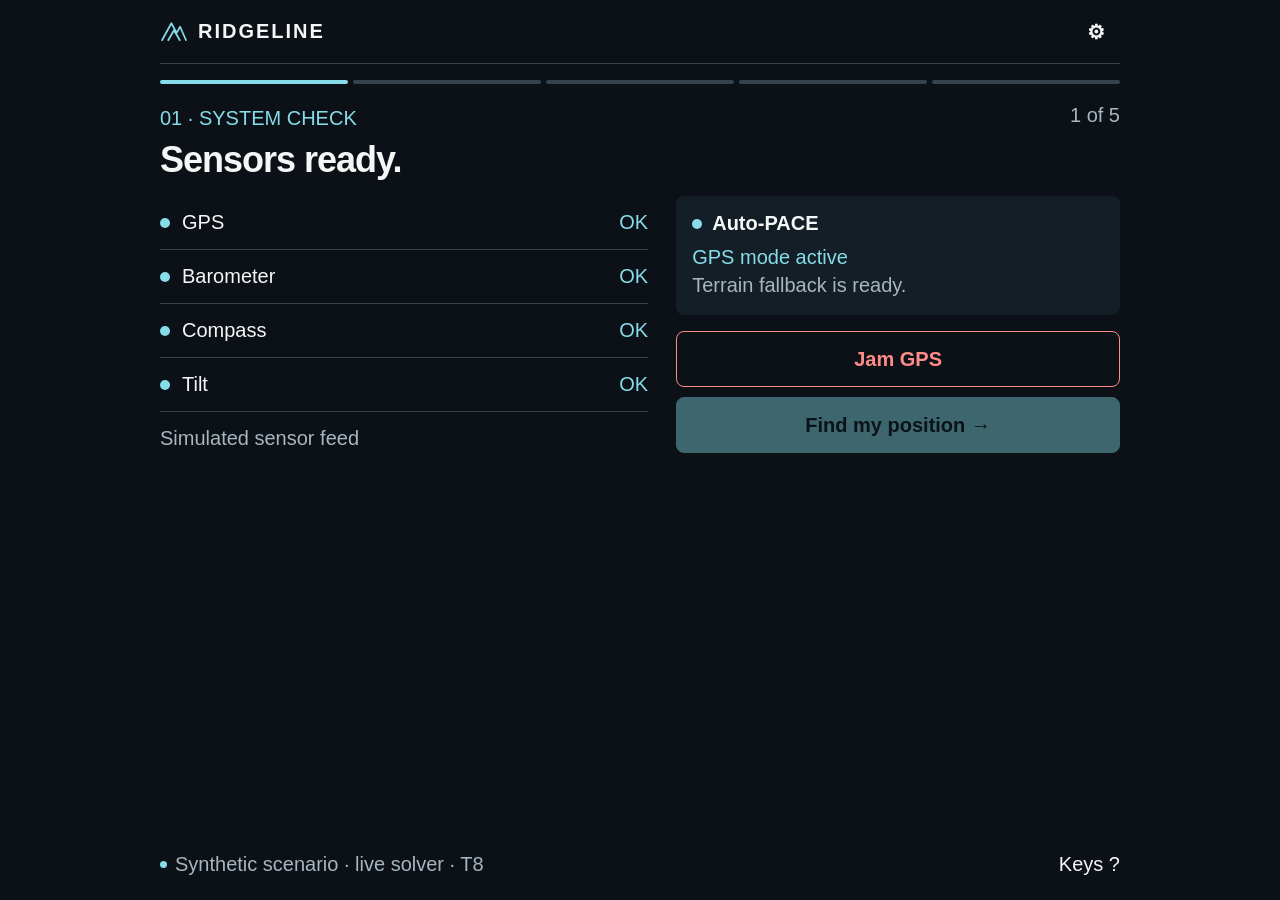
<file: mockups/phone_screen/index.html>
<!doctype html>
<html lang="en">
<head>
<meta charset="utf-8">
<meta name="viewport" content="width=device-width, initial-scale=1, viewport-fit=cover">
<meta name="theme-color" content="#0b1117">
<title>RIDGELINE · Team 8 field demo</title>
<link rel="icon" href="data:,">
<link rel="manifest" href="manifest.webmanifest">
<link rel="apple-touch-icon" href="icons/icon-180.png">
<style>
:root{color-scheme:dark;--bg:#0b1117;--panel:#131e27;--line:#34434c;--text:#f5f7f7;--muted:#a8b6be;--cyan:#86dce9;--yellow:#ffda73;--red:#ff8c89;--radius:8px;font-family:"Noto Sans JP","Segoe UI",sans-serif;font-size:20px}
*{box-sizing:border-box}body{margin:0;background:var(--bg);color:var(--text)}button,input,select,textarea{font:inherit}button,a,input,select,textarea{touch-action:manipulation}button{color:var(--text);background:transparent;border:1px solid var(--line);border-radius:var(--radius);min-height:48px;padding:8px 16px;cursor:pointer;font-weight:600}button:hover{background:#22333c}button:disabled{opacity:.42;cursor:default}button:focus-visible,a:focus-visible,input:focus-visible,select:focus-visible,textarea:focus-visible,summary:focus-visible{outline:3px solid var(--cyan);outline-offset:3px}button.primary{background:var(--cyan);color:#07171b;border-color:var(--cyan)}button.primary:hover{background:#a8eff8}button.yellow{background:var(--yellow);border-color:var(--yellow);color:#211a08}button.danger{border-color:var(--red);color:var(--red)}button.active{border-color:var(--cyan);background:#16343e;color:var(--cyan)}[hidden]{display:none!important}h1,h2,p{margin:0}h1{font-size:32px;line-height:1.12;font-weight:700;letter-spacing:-1px;text-wrap:balance}h2{font-size:24px}p{line-height:1.4}small{font-size:20px}a{color:var(--cyan)}.muted{color:var(--muted)}.cyan{color:var(--cyan)}.yellow-text{color:var(--yellow)}.red{color:var(--red)}.mono{font-family:Consolas,"SFMono-Regular",monospace;font-variant-numeric:tabular-nums;letter-spacing:-.6px}.label{font-size:20px;color:var(--muted)}.frame{max-width:1000px;margin:auto;min-height:100svh;display:flex;flex-direction:column;padding:0 24px}.topbar{height:64px;display:flex;align-items:center;justify-content:space-between;gap:8px;border-bottom:1px solid var(--line)}.brand{font-weight:750;letter-spacing:2px;font-size:20px;display:flex;gap:10px;align-items:center}.brand svg{width:28px;height:28px}.topbar button{border:0;padding:8px;min-width:48px}.stepper{display:flex;gap:5px;margin:16px 0 20px}.stepper span{height:4px;background:var(--line);flex:1;border-radius:2px}.stepper span.done{background:var(--cyan)}.stage{flex:1;display:flex;flex-direction:column;gap:20px}.heading{display:flex;gap:12px;align-items:start;justify-content:space-between}.eyebrow{color:var(--cyan);font-size:20px;margin-bottom:8px}.step-count{font-size:20px;color:var(--muted);white-space:nowrap}.body-grid{display:grid;gap:20px}.main-visual,.side-content{min-width:0}.side-content{display:flex;flex-direction:column;gap:16px}.status-list{margin:0}.sensor-row{display:flex;align-items:center;justify-content:space-between;gap:10px;padding:15px 0;border-bottom:1px solid var(--line)}.sensor-name{display:flex;gap:12px;align-items:center}.sensor-dot{height:10px;width:10px;border-radius:50%;background:var(--cyan);flex-shrink:0}.status-list dd{margin:0;color:var(--cyan)}.status-list dd.off{color:var(--red)}.status-list dd.degraded{color:var(--yellow)}.pace{padding:16px;background:var(--panel);border-radius:var(--radius)}.pace-line{display:flex;align-items:center;gap:10px;font-weight:600;margin-bottom:8px}.pace-dot{width:10px;height:10px;border-radius:50%;background:var(--cyan)}.actions{display:flex;flex-direction:column;gap:10px;margin-top:auto}.row-actions{display:flex;gap:8px}.row-actions>*{flex:1;min-width:0}.notice{min-height:28px;color:var(--cyan);font-size:20px}.footer{display:flex;justify-content:space-between;align-items:center;gap:12px;padding:16px 0;color:var(--muted);font-size:20px}.footer button{padding:0;border:0;font-size:20px;min-height:40px;font-weight:400}.replay{display:flex;align-items:center;gap:8px;color:var(--muted)}.replay:before{content:"";width:7px;height:7px;background:var(--muted);border-radius:50%}.target-name{font-size:32px;color:var(--yellow);letter-spacing:-1px;font-weight:700}.target-meta{display:flex;justify-content:space-between;gap:8px;margin-top:8px;font-size:20px;color:var(--muted)}.sky-wrap{position:relative;background:#111d26;border:1px solid var(--line);border-radius:var(--radius);overflow:hidden;margin-top:12px;touch-action:none}.sky-wrap svg{width:100%;height:230px;display:block;user-select:none}.sky-tag{position:absolute;top:10px;left:12px;color:var(--muted);font-size:20px;pointer-events:none}.sky-note{font-size:20px;margin-top:8px;color:var(--muted)}.aim-values{display:flex;justify-content:space-between;align-items:end;border-bottom:1px solid var(--line);padding-bottom:12px}.aim-values strong{font-size:48px;line-height:1.05;font-weight:600}.aim-values .pitch{font-size:32px}.aim-direction{font-size:24px;color:var(--yellow);font-weight:600}.lock-progress{display:flex;gap:8px}.lock-progress span{height:8px;flex:1;background:var(--line);border-radius:4px}.lock-progress span.done{background:var(--cyan)}.metric-row{display:flex;gap:24px;align-items:end}.metric-row strong{display:block;font-size:48px;line-height:1.1;font-weight:600;white-space:nowrap}.metric-row span{font-size:20px;color:var(--muted)}.navigation-visual{display:flex;flex-direction:column;align-items:center;justify-content:center;min-height:240px;gap:12px;background:var(--panel);border-radius:var(--radius)}.arrow-dial{position:relative;width:204px;height:204px;border-radius:50%;border:1px solid var(--line);display:grid;place-items:center;background:repeating-conic-gradient(from -1deg,#34434c 0deg 1deg,transparent 1deg 30deg);box-shadow:inset 0 0 0 16px var(--panel)}.arrow-dial:before{content:"";position:absolute;inset:22px;background:var(--panel);border-radius:50%}.arrow-dial svg{width:118px;height:144px;position:relative;transform:rotate(var(--turn,0deg));transition:transform .16s ease-out}.turn-label{font-size:24px;color:var(--cyan);font-weight:600;text-align:center}.confidence{display:flex;align-items:center;justify-content:space-between;gap:8px;color:var(--cyan);padding:12px 0;border-top:1px solid var(--line);border-bottom:1px solid var(--line)}.confidence strong{white-space:nowrap}.mode-toggle{display:flex;gap:8px}.mode-toggle button{flex:1;padding:8px}.danger-block{border:1px solid #713c3e;background:#24191e;border-radius:var(--radius);padding:20px}.stop-symbol{width:68px;height:68px;border:3px solid var(--red);border-radius:50%;display:grid;place-items:center;color:var(--red);font-size:48px;margin-bottom:16px}.stay-title{color:var(--red);font-size:44px;line-height:1.12;letter-spacing:-1px}.stay-list{list-style:none;padding:0;margin:0;display:flex;flex-direction:column;gap:16px;counter-reset:stay}.stay-list li{display:flex;align-items:center;gap:12px}.stay-list li:before{counter-increment:stay;content:counter(stay);color:var(--red);border:1px solid #713c3e;border-radius:50%;width:32px;height:32px;display:grid;place-items:center;flex-shrink:0}.report-symbol{color:var(--cyan);width:64px;height:64px;border:1px solid var(--cyan);border-radius:50%;display:grid;place-items:center;font-size:32px}.report-card{background:var(--panel);padding:20px;border-radius:var(--radius)}.coordinates{font-size:30px;line-height:1.3;letter-spacing:-.5px;margin:10px 0 20px}.report-detail{border-top:1px solid var(--line);padding:12px 0;display:flex;justify-content:space-between;gap:12px;flex-wrap:wrap}.report-detail strong{font-weight:500}.settings{position:fixed;inset:0;z-index:10;background:var(--bg);overflow:auto;padding:24px;overscroll-behavior:contain}.settings-inner{max-width:680px;margin:auto;display:flex;flex-direction:column;gap:20px}.settings label{display:flex;flex-direction:column;gap:8px}.settings input,.settings select,.settings textarea{width:100%;color:var(--text);background:var(--panel);border:1px solid var(--line);border-radius:8px;padding:12px}.settings textarea{min-height:180px;font-size:20px}.settings pre{white-space:pre-wrap;word-break:break-word;font-size:20px;color:var(--muted)}.key-grid{display:grid;grid-template-columns:auto 1fr;gap:10px 16px}.key-grid code{color:var(--cyan)}.error{padding:24px;color:var(--red)}.data-note{color:var(--muted);font-size:20px}.source-status{font-size:20px;color:var(--muted)}
@media(min-width:650px){.body-grid{grid-template-columns:minmax(0,1.1fr) minmax(0,1fr);gap:28px;align-items:start}.frame{padding:0 24px}.stage{gap:16px}.sky-wrap svg{height:215px}.heading h1{font-size:36px}.footer{margin-top:auto}.navigation-visual{min-height:260px}.sensor-row{padding:15px 0}}
@media(min-width:650px) and (max-height:560px){.topbar{height:48px}.stepper{margin:10px 0 12px}.stage{gap:12px}.eyebrow{margin-bottom:4px}.heading h1{font-size:28px}.body-grid{gap:24px}.side-content{gap:12px}.sensor-row{padding:12px 0}.sky-wrap svg{height:174px}.sky-note{margin-top:4px}.target-name{font-size:28px}.target-meta{margin-top:4px}.aim-values{padding-bottom:8px}.footer{padding:8px 0}.navigation-visual{min-height:230px}.arrow-dial{width:160px;height:160px}.arrow-dial svg{width:94px;height:112px}.stay-title{font-size:40px}.stop-symbol{float:left;margin:0 16px 0 0}.danger-block{padding:16px}.report-card{padding:16px}.coordinates{margin:8px 0 12px}.report-detail{padding:8px 0}.stage-report .report-symbol{display:none}}
@media(max-width:420px){.frame{padding:0 20px}.topbar{height:56px}.stepper{margin:12px 0 16px}.stage{gap:16px}.sensor-row{padding:14px 0}.footer{padding:12px 0}.body-grid{gap:16px}.sky-wrap svg{height:200px}.sky-note{display:none}.target-meta{font-size:20px}.stage-aim .heading h1{font-size:28px}.stage-aim .eyebrow{margin-bottom:4px}.stage-aim .body-grid{gap:12px}.stage-aim .side-content{gap:10px}.navigation-visual{min-height:245px}.coordinates{font-size:28px}.metric-row{gap:16px}.brand{letter-spacing:1.5px}.step-count{font-size:20px}}
@media(prefers-reduced-motion:reduce){*{transition:none!important;scroll-behavior:auto!important}}
.notice:empty{display:none}.actions button,.mode-toggle button{min-height:56px}.frame{padding-left:max(20px,env(safe-area-inset-left));padding-right:max(20px,env(safe-area-inset-right));padding-bottom:env(safe-area-inset-bottom)}
#main:focus{outline:none}
button.danger.active{background:#3b2528;border-color:var(--red);color:var(--red)}
.fix-line{font-size:24px;font-weight:600;color:var(--cyan)}.fix-line.unknown{color:var(--muted);font-weight:400;font-size:20px}.wrong-box{border:1px solid #713c3e;background:#24191e;border-radius:var(--radius);padding:12px 14px;display:flex;flex-direction:column;gap:4px}.wrong-box strong{color:var(--red)}.meter{display:flex;justify-content:space-between;gap:8px;font-size:20px;color:var(--muted)}.meter strong{font-weight:600;color:var(--text)}.meter strong.enough{color:var(--cyan)}.meter strong.more{color:var(--yellow)}.meter strong.red{color:var(--red)}.lock-progress span.enough{background:var(--cyan)}.lock-progress span.bad{background:var(--red)}.settings .check{flex-direction:row;align-items:center;gap:12px}.settings .check input{width:28px;height:28px}.replay.live:before{background:var(--cyan)}
@media(max-width:420px){.stage-aim .sky-wrap svg{height:150px}.stage-aim .notice{display:none}.stage-aim .side-content{gap:8px}.stage-aim .aim-values{padding-bottom:8px}.stage-aim .target-meta{margin-top:4px}}
@media(max-width:420px){.stage-guide{gap:12px}.stage-guide .heading h1{font-size:28px}.stage-guide .body-grid{gap:12px}.stage-guide .side-content{gap:12px}.stage-guide .navigation-visual{min-height:208px;gap:8px}.stage-guide .arrow-dial{width:168px;height:168px}.stage-guide .arrow-dial svg{width:100px;height:124px}.stage-stay .stop-symbol{float:right;width:48px;height:48px;font-size:32px;margin:0 0 0 8px}.stage-stay .danger-block{padding:16px}.stage-stay .side-content{gap:12px}.stage-report .side-content{gap:12px}.stage-report .report-card{padding:16px}.stage-report .report-detail{padding:10px 0}.stage-report .coordinates{margin:8px 0 12px}}
.navigation-note{display:none}
@media(min-width:650px) and (max-height:560px){.stage-guide+.footer{padding:0}}
@media(max-width:420px){.footer{padding-top:8px;padding-bottom:8px}}
@media(min-width:650px) and (max-height:560px){.stage-guide .side-content,.stage-aim .side-content{gap:6px}.stage-guide .confidence{padding:4px 0}.stage-guide .side-content>.data-note{display:none}.stage-guide .navigation-note{display:block}.stage-aim .notice,.stage-aim .sky-note,.stage-aim .lock-progress{display:none}.stage-aim .aim-values>div{display:flex;align-items:baseline;gap:8px}.stage-aim .target-meta{margin-top:0}.stage-stay .stop-symbol{float:right;width:48px;height:48px;font-size:32px;margin:0 0 0 8px}.stage-report .report-detail{padding:6px 0}.stage-report .coordinates{font-size:28px;line-height:1.2;margin:8px 0}}
.destmap{display:block;width:100%;height:auto;border:1px solid var(--line);border-radius:var(--radius);background:#0e171e;touch-action:none;cursor:crosshair;-webkit-user-select:none;user-select:none}.destmap:focus-visible{outline:2px solid var(--cyan);outline-offset:2px}.dest-visual{display:flex;flex-direction:column;gap:10px}.map-key{display:flex;flex-wrap:wrap;gap:4px 12px;font-size:13px;color:var(--muted)}.map-key b{display:inline-block;width:14px;height:5px;border-radius:2px;vertical-align:middle;margin-right:5px}.dest-list{display:flex;flex-direction:column;gap:6px}.dest-list button{display:flex;justify-content:space-between;align-items:center;gap:10px;text-align:left;min-height:44px;font-weight:500;font-size:17px}.dest-list button.active{border-color:var(--yellow);color:var(--yellow)}.dest-list .d{color:var(--muted);font-weight:400;white-space:nowrap;font-size:15px}.route-card{background:var(--panel);border-radius:var(--radius);padding:14px;display:flex;flex-direction:column;gap:10px}.route-top{display:flex;gap:14px;align-items:center}.route-arrow{width:72px;height:72px;flex-shrink:0;border:1px solid var(--line);border-radius:50%;display:grid;place-items:center}.route-arrow svg{width:38px;height:46px;transition:transform .15s}.route-next{margin:0;font-size:19px;font-weight:600;line-height:1.3}.route-stats{margin:4px 0 0;color:var(--muted);font-size:14px}.route-say{margin:0;font-size:16px;line-height:1.4}.route-bar{display:flex;gap:2px;height:8px;border-radius:4px;overflow:hidden}.pin-row{display:flex;gap:8px;align-items:center;flex-wrap:wrap;font-size:15px}.pin-row button{min-height:40px;padding:6px 12px}
.cam{position:absolute;inset:0;width:100%;height:100%;object-fit:cover;background:#000}.sky-wrap.cam-on svg{visibility:hidden}.crosshair{display:none;position:absolute;left:50%;top:50%;width:64px;height:64px;margin:-32px 0 0 -32px;border:2px solid var(--yellow);border-radius:50%;pointer-events:none;box-shadow:0 0 0 1px rgba(0,0,0,.6)}.crosshair:before,.crosshair:after{content:"";position:absolute;background:var(--yellow);box-shadow:0 0 0 1px rgba(0,0,0,.6)}.crosshair:before{left:50%;top:-18px;bottom:-18px;width:2px;margin-left:-1px}.crosshair:after{top:50%;left:-18px;right:-18px;height:2px;margin-top:-1px}.sky-wrap.cam-on .crosshair{display:block}.sky-wrap.cam-on .sky-tag{color:var(--text);text-shadow:0 1px 2px #000}.cam-btn{position:absolute;top:6px;right:6px;min-height:36px;padding:4px 12px;font-size:16px;background:rgba(11,17,23,.78)}
</style>
</head>
<body>
<div class="frame" id="frame">
  <header class="topbar"><div class="brand"><svg viewBox="0 0 32 32" aria-hidden="true"><path d="M2 26 13 6 19 17 23 10 30 26M9 26l7-12 7 12" fill="none" stroke="#86dce9" stroke-width="2" stroke-linejoin="round"/></svg>RIDGELINE</div><button id="settings-open" aria-label="Settings">⚙</button></header>
  <nav class="stepper" aria-label="Five-step demo"><span></span><span></span><span></span><span></span><span></span></nav>
  <main id="main"><p class="muted">Loading terrain…</p></main>
  <footer class="footer"><span class="replay" id="footer-mode">Scenario replay · T8</span><button id="help-open">Keys ?</button></footer>
</div>
<section class="settings" id="settings" role="dialog" aria-modal="true" aria-labelledby="settings-title" hidden>
 <div class="settings-inner">
  <div class="heading"><h1 id="settings-title">Input & settings</h1><button id="settings-close" aria-label="Close settings">Close</button></div>
  <label>Orientation input<select id="input-source"><option value="keyboard">Keyboard & drag</option><option value="device">Phone sensor</option><option value="box">Box JSON</option></select></label>
  <p class="source-status" id="source-status">Keyboard input is simulated.</p>
  <button id="sensor-enable">Enable phone sensor</button>
  <p class="data-note" id="live-status">Live solver loading…</p>
  <p class="data-note" id="offline-status">Offline copy: checking…</p>
  <details id="live-settings" open hidden><summary>Live solver</summary>
   <label>Barometric altitude m<input id="baro-alt" type="number" step="1"></label>
   <label>Altitude band ± m<input id="baro-band" type="number" min="5" max="500" step="1" value="30"></label>
   <label class="check"><input id="use-tilt" type="checkbox" checked>Use tilt in the fix</label>
   <label>Heading noise sigma °<input id="sigma-az" type="number" min="0.5" max="20" step="0.5" value="3"></label>
   <label>Tilt noise sigma °<input id="sigma-el" type="number" min="0.2" max="20" step="0.1" value="1.5"></label>
   <p class="data-note">The barometer value is a synthetic reading for the demo spot. Turn tilt off when the peak photos hang at eye level.</p>
   <p class="data-note" id="link-status">Viewer link: nothing sent yet.</p>
  </details>
  <label>Magnetic declination east °<input id="declination" type="number" min="-180" max="180" step="0.1" value="0"></label>
  <p class="data-note">0° is a placeholder. NOAA value unverified.</p>
  <button id="calibrate">Calibrate to current demo target</button>
  <p class="data-note">For relative phone input only. Point at the known wall marker first. Calibration is for this room.</p>
  <details><summary>Box input</summary><label>Orientation JSON<textarea id="box-json" spellcheck="false">{"heading_deg":144,"elevation_deg":15,"north_reference":"true","timestamp":"2026-11-08T00:00:00Z"}</textarea></label><button id="box-apply">Apply JSON</button><p id="box-result" role="status"></p></details>
  <details id="keys-detail"><summary>Keyboard controls</summary><div class="key-grid"><code>J</code><span>Jam or restore GPS</span><code>Enter</code><span>Continue, Lock, or use the fix</span><code>← →</code><span>Turn 2°</span><code>↑ ↓</code><span>Tilt 1°</span><code>Shift</code><span>Fine adjustment</span><code>N</code><span>Choose another peak</span><code>Backspace</code><span>Undo the last lock (live solver)</span><code>I</code><span>Toggle injury</span><code>R</code><span>Restore demo radio</span><code>B</code><span>Return to previous step</span><code>Esc</code><span>Close settings</span></div></details>
  <details><summary>Recorded observations</summary><pre id="observations">No locks yet.</pre></details>
  <p class="data-note" id="mode-note">Scenario replay. Locks record your aim, then advance precomputed estimates. This prototype does not locate you or transmit a report.</p>
  <button id="reset-demo" class="danger">Reset demo</button>
 </div>
</section>
<script>
'use strict';
const $=id=>document.getElementById(id);
const wrap=d=>((d%360)+360)%360;
const delta=(a,b)=>((a-b+540)%360)-180;
const rad=d=>d*Math.PI/180;
const deg=r=>r*180/Math.PI;
const fmtAngle=n=>String(Math.round(wrap(n))%360).padStart(3,'0')+'°';
const fmtDist=n=>n>=1000?(n/1000).toFixed(2)+' km':Math.round(n)+' m';
const finite=n=>typeof n==='number'&&Number.isFinite(n);
let data, screen='sensors',jammed=false,injured=false,radio=false,locks=[],skip=0,heading=130,elevation=15,source='keyboard',declination=0,rawSample=null,offset=0,calibrated=false,lastSensor=0,sensorListening=false,fixTime=null,reportTime=null,notice='',renderPending=false,returnFocus=null,LIVE=null,liveRes=null,liveAim=null,liveSession='',linkStatus='Viewer link: nothing sent yet.',FRAME=0,WALL=[],baroAlt=null,baroBand=30,useTilt=true,sigmaAz=3,sigmaEl=1.5,postSeq=0,home=null,dest=null,pin=null,pinLocked=false,unlockAsk=false,mapCursor=null,mapFocus=false,guideRendering=false,liveRoute=null,routeKey='';
const finalStage=()=>data.stages.find(s=>s.id==='lock_3')||data.stages.at(-1);
const currentStage=()=>data.stages.find(s=>s.id===(locks.length?'lock_'+Math.min(locks.length,3):'barometer'))||data.stages[0];
function targets(){return data.target_order.filter(id=>!locks.some(o=>o.peak_id===id));}
function targetId(){const t=targets();return t.length?t[skip%t.length]:data.target_order[0];}
function target(){return panoramaStage().peaks.find(p=>p.id===targetId());}
function panoramaStage(){const stage=currentStage();const t=stage.peaks.find(p=>p.id===targetId());return t?.visible?stage:finalStage();}
function usable(){return source==='keyboard'||!!(rawSample&&Date.now()-lastSensor<4000&&(LIVE||rawSample.north_reference!=='relative'||calibrated));}   // the live solver works in any relative frame, no calibration
function aligned(){const t=target();return usable()&&Math.abs(delta(t.bearing_deg,heading))<=4&&Math.abs(t.elevation_deg-elevation)<=4;}
function sourceText(){if(source==='keyboard')return 'Keyboard input is simulated.';if(!rawSample||Date.now()-lastSensor>=4000)return source==='box'?'Waiting for a fresh box sample.':'Waiting for phone orientation.';if(rawSample.north_reference==='relative'&&!calibrated)return 'Relative orientation. Calibrate to a wall marker.';return rawSample.north_reference==='magnetic'?'Magnetic input. Declination unverified.':'Orientation received. Device accuracy unverified.';}
function header(eyebrow,title,step){return `<div class="heading"><div><p class="eyebrow">${eyebrow}</p><h1>${title}</h1></div><span class="step-count">${step} of 5</span></div>`;}
// ---------------------------------------------------------------- camera crosshair (getUserMedia), Lock screen only
// The camera fills the skyline box and a crosshair marks its centre: put the summit on it and Lock. The skyline drawing
// is hidden meanwhile, because a phone camera sees about 65° across and the drawing shows 120°, so they would not line
// up. The heading and tilt still come from the motion sensors (or the keyboard); the camera only helps to aim.
// Needs a secure page (https or localhost). Nothing is recorded or sent.
let camOn=false,camStream=null,camLostAt=0;
function camApply(){
 const v=$('cam'),w=$('sky-wrap'),b=$('cam-toggle'),on=!!(camOn&&camStream);
 if(!v||!w)return;
 w.classList.toggle('cam-on',on);v.hidden=!on;
 if(on&&v.srcObject!==camStream){v.srcObject=camStream;if(v.play)v.play().catch(()=>{});}
 if(!on&&v.srcObject)v.srcObject=null;
 if(b){b.textContent=on?'Camera off':'Camera';if(b.setAttribute)b.setAttribute('aria-pressed',String(on));}
}
function camStop(){if(camStream){camStream.getTracks().forEach(t=>t.stop());camStream=null;}camOn=false;}
async function camStart(){
 const md=navigator.mediaDevices;
 if(!md||!md.getUserMedia){camOn=false;camApply();announce(window.isSecureContext===false?'The camera needs a secure page: open it over https or on localhost.':'No camera in this browser. Aim with the skyline.');return;}
 try{
  const st=await md.getUserMedia({video:{facingMode:{ideal:'environment'}},audio:false});
  if(screen!=='aim'){st.getTracks().forEach(t=>t.stop());return;}
  // a camera can hand over a track that has already ended (it failed to start): say so instead of showing a dead picture
  if(!st.getVideoTracks().some(t=>t.readyState==='live')){st.getTracks().forEach(t=>t.stop());camStream=null;camOn=false;camLostAt=Date.now();camApply();announce('The camera did not start. Press Camera to try again, or aim with the skyline.');return;}
  // another app took the camera, permission was withdrawn or the device went away: the track ends by itself
  // (stop() above does not fire this), so drop back to the skyline and say so
  st.getVideoTracks().forEach(t=>t.addEventListener('ended',()=>{if(camStream!==st)return;camStream=null;camOn=false;camLostAt=Date.now();camApply();if(screen==='aim')announce('The camera stopped. Press Camera to start it again.');}));
  camStream=st;camOn=true;camApply();announce('Camera on. Put the summit in the crosshair, then Lock.');
 }catch(e){
  camStop();camApply();console.warn('RIDGELINE camera',e&&e.name,e&&e.message);
  const why=e&&e.name==='NotAllowedError'?'Camera permission was refused':e&&(e.name==='NotFoundError'||e.name==='OverconstrainedError')?'No camera found':'The camera did not start';
  announce(why+'. Aim with the skyline.');
 }
}
function camToggle(){if(camOn){camStop();camApply();announce('Camera off.');}else camStart();const m=$('main');if(m&&m.focus)m.focus({preventScroll:true});}
if(document.addEventListener)document.addEventListener('visibilitychange',()=>{if(document.hidden&&camOn){camStop();camApply();}});
function announce(msg){notice=msg;const el=$('notice');if(el)el.textContent=msg;}
function navigate(next){if(next!=='aim'&&camOn){camStop();}screen=next;notice='';render();$('main').focus({preventScroll:true});}
function render(){if(!data)return;const num={sensors:1,aim:2,guide:3,stay:4,report:5}[screen];document.querySelectorAll('.stepper span').forEach((el,i)=>el.classList.toggle('done',i<num));$('main').className='stage stage-'+screen;$('main').tabIndex=-1;
 if(screen==='sensors'){
  const compass=source==='keyboard'?'OK':usable()?'Degraded':'Off';
  $('main').innerHTML=header('01 · SYSTEM CHECK','Sensors ready.',1)+`<div class="body-grid"><div class="main-visual"><dl class="status-list"><div class="sensor-row"><dt class="sensor-name"><span class="sensor-dot"></span>GPS</dt><dd class="${jammed?'off':''}">${jammed?'Off':'OK'}</dd></div><div class="sensor-row"><dt class="sensor-name"><span class="sensor-dot"></span>Barometer</dt><dd>OK</dd></div><div class="sensor-row"><dt class="sensor-name"><span class="sensor-dot"></span>Compass</dt><dd class="${compass==='OK'?'':compass==='Off'?'off':'degraded'}">${compass}</dd></div><div class="sensor-row"><dt class="sensor-name"><span class="sensor-dot"></span>Tilt</dt><dd class="${compass==='OK'?'':compass==='Off'?'off':'degraded'}">${compass}</dd></div></dl><p class="data-note" style="margin-top:12px">${source==='keyboard'?'Simulated sensor feed':sourceText()}</p></div><div class="side-content"><div class="pace"><div class="pace-line"><span class="pace-dot"></span>Auto-PACE</div><p class="${jammed?'yellow-text':'cyan'}">${jammed?'Terrain mode active':'GPS mode active'}</p><p class="muted">${jammed?'Use altitude and visible peaks.':'Terrain fallback is ready.'}</p></div><div class="actions"><button id="jam" class="${jammed?'':'danger'}">${jammed?'Restore GPS':'Jam GPS'}</button><button id="start" class="primary" ${jammed?'':'disabled'}>Find my position →</button></div><p id="notice" class="notice" role="status">${notice}</p></div></div>`;
  $('jam').onclick=toggleGPS;$('start').onclick=startFix;
 }else if(screen==='aim'&&LIVE){
  renderLiveAim();
 }else if(screen==='aim'){
  const t=target();const ref=panoramaStage()!==currentStage();
  $('main').innerHTML=header('02 · TERRAIN FIX','Point at the peak.',2)+`<div class="body-grid"><div class="main-visual"><div class="target-name">${t.name}</div><div class="target-meta"><span>${fmtAngle(t.bearing_deg)} true</span><span>${t.elevation_deg.toFixed(1)}° up</span></div><div class="sky-wrap" id="sky-wrap"><span class="sky-tag">${ref?'Demo reference view':'Estimated skyline'}</span><video id="cam" class="cam" playsinline muted autoplay hidden aria-label="Camera view"></video><svg id="sky" viewBox="0 0 600 300" role="img" aria-label="Terrain skyline and central aiming reticle"></svg><div class="crosshair" aria-hidden="true"></div><button id="cam-toggle" class="cam-btn" aria-pressed="false" title="Show the camera behind a crosshair">Camera</button></div><p class="sky-note">${ref?'Position still broad. Reference view shown.':'Tile-limited terrain. Distant peaks omitted.'}</p></div><div class="side-content"><div class="aim-values"><div><p class="label">Heading</p><strong class="mono" id="heading-value"></strong></div><div><p class="label">Tilt</p><strong class="mono pitch" id="pitch-value"></strong></div></div><p class="aim-direction" id="aim-direction"></p><div><div class="target-meta"><span id="lock-count">${locks.length} of 3 locked</span><span class="cyan">${fmtDist(currentStage().confidence_radius_m)}</span></div><div class="lock-progress" style="margin-top:10px"><span class="${locks.length>0?'done':''}"></span><span class="${locks.length>1?'done':''}"></span><span></span></div></div><div class="actions"><button id="lock" class="yellow">Lock peak</button><button id="skip">I can't see it</button></div><p id="notice" class="notice" role="status">${notice||'← → turn · ↑ ↓ tilt'}</p></div></div>`;
  $('lock').onclick=lock;$('skip').onclick=skipTarget;bindDrag();$('cam-toggle').onclick=camToggle;$('cam-toggle').onpointerdown=e=>e.stopPropagation();camApply();drawOrientation();
 }else if(screen==='guide'&&LIVE){
  renderLiveGuide();
 }else if(screen==='guide'){
  const route=data.routes.healthy;
  $('main').innerHTML=header('03 · ROUTE GUIDANCE','Follow the route.',3)+`<div class="body-grid"><div class="main-visual navigation-visual"><div class="arrow-dial" id="arrow-dial"><svg viewBox="0 0 120 144" role="img" aria-label="Arrow toward next route waypoint"><path d="M60 5 112 71 77 62 77 136 43 136 43 62 8 71Z" fill="#86dce9" stroke="#86dce9" stroke-linejoin="round" stroke-width="5"/></svg></div><p class="turn-label" id="turn-label"></p><p class="data-note navigation-note">Terrain-only demo route</p></div><div class="side-content"><div class="metric-row"><div><span>Next point</span><strong class="mono" id="next-distance"></strong></div><div><span>Total time</span><strong class="mono">${Math.round(route.time_s/60)}<span> min</span></strong></div></div><p class="muted">${fmtDist(route.length_m)} to rendezvous</p><div class="confidence"><span>Model 95% radius</span><strong class="mono">${Math.round(finalStage().confidence_radius_m)} m</strong></div><p class="data-note">Terrain-only demo route</p><div class="actions"><div class="mode-toggle"><button class="active" id="healthy">Able · 30°</button><button id="injury">Injured · 18°</button></div><button id="restore-radio" class="primary">Restore radio →</button></div></div></div>`;
  $('healthy').onclick=()=>announce('30° model limit selected.');$('injury').onclick=()=>setInjury(true);$('restore-radio').onclick=restoreRadio;drawOrientation();
 }else if(screen==='stay'){
  $('main').innerHTML=header('04 · MOVEMENT PAUSED','No route at '+(injured?18:30)+'°.',4)+`<div class="body-grid"><div class="main-visual danger-block"><div class="stop-symbol" aria-hidden="true">!</div><h2 class="stay-title">Stay.<br>Signal.<br>Wait.</h2><p class="muted" style="margin-top:16px">${LIVE&&dest?htmlEsc('No safe way to '+dest.name+' without water or ground steeper than '+(injured?18:30)+'°.'):'Selected limit exceeded.'}</p></div><div class="side-content"><ol class="stay-list"><li>Stay at your current position.</li><li>Make your signal visible.</li><li>Wait for contact.</li></ol><div class="actions"><div class="mode-toggle"><button id="healthy" class="${injured?'':'active'}">Able · 30°</button><button id="injury" class="${injured?'danger active':''}">Injured · 18°</button></div>${LIVE?'<button id="back-dest">Pick another destination</button>':''}<button id="restore-radio" class="primary">Restore radio →</button></div></div></div>`;
  $('healthy').onclick=()=>setInjury(false);$('injury').onclick=()=>{if(!injured)setInjury(true);};if($('back-dest'))$('back-dest').onclick=()=>{dest=null;liveRoute=null;routeKey='';navigate('guide');postLive('route');};$('restore-radio').onclick=restoreRadio;
 }else if(screen==='report'){
  const pos=fixPos();
  $('main').innerHTML=header('05 · CONTACT RESTORED','Ready to report.',5)+`<div class="body-grid"><div class="main-visual report-card"><p class="cyan">Position estimate</p><div class="coordinates mono">${Math.abs(pos.lat).toFixed(5)}° ${pos.lat>=0?'N':'S'}<br>${Math.abs(pos.lon).toFixed(5)}° ${pos.lon>=0?'E':'W'}</div><div class="report-detail"><span class="muted">Model 95% radius</span><strong class="cyan mono">${Math.round(fixRadius())} m</strong></div><div class="report-detail"><span class="muted">Fix time UTC</span><strong class="mono">${fixTime?new Date(fixTime).toISOString().slice(11,19):'Unavailable'}</strong></div><div class="report-detail"><span class="muted">Movement</span><strong class="${injured?'red':'cyan'}">${injured?'Holding position':'Able · 30°'}</strong></div></div><div class="side-content"><p class="muted">Preview only. Nothing sent.</p><p class="data-note">${LIVE?'Synthetic position from the live solver. Model 95% region, not field calibrated.':'Synthetic position. Uncalibrated model uncertainty.'}</p><div class="actions"><button id="report-copy" class="primary">Copy demo report</button><button id="back-guide">Back to guidance</button></div><p id="notice" class="notice" role="status">${notice}</p></div></div>`;
  $('report-copy').onclick=copyReport;$('back-guide').onclick=()=>navigate(injured?'stay':'guide');
 }
 $('source-status').textContent=sourceText();$('observations').textContent=locks.length?JSON.stringify(locks,null,2):'No locks yet.';
}
function toggleGPS(){jammed=!jammed;if(screen==='sensors')render();else announce(jammed?'GPS off. Terrain mode active.':'GPS restored in demo. Terrain replay retained.');}
function skipTarget(){if(screen!=='aim')return;skip++;liveAim=null;announce('Choose another visible peak.');render();}
function lock(){if(LIVE)return liveLock();if(screen!=='aim'||!aligned())return;const t=target();const observation={peak_id:t.id,peak_name:t.name,bearing_true_deg:Number(heading.toFixed(3)),elevation_deg:Number(elevation.toFixed(3)),timestamp:new Date().toISOString()};locks.push(observation);window.dispatchEvent(new CustomEvent('phone-observation',{detail:{...observation}}));skip=0;if(locks.length>=3){fixTime=observation.timestamp;navigate(injured?'stay':'guide');}else{notice='Peak locked. Aim at the next one.';render();}}
function setInjury(value){if(!fixReady())return;injured=value;if(LIVE){goGuide();return;}navigate(injured?'stay':'guide');}
function restoreRadio(){if(!fixReady())return;radio=true;reportTime=new Date().toISOString();navigate('report');}
function report(){return{demo:true,transmitted:false,position:fixPos(),confidence_radius_m:fixRadius(),confidence:LIVE?'live solver, model 95 percent region, '+(liveRes?.confidence||'none'):'uncalibrated model 95 percent',fix_timestamp:fixTime,report_timestamp:reportTime,movement:injured?'stay_signal_wait':'able',slope_limit_deg:injured?18:30,solver:LIVE&&liveRes?LIVE.solver.summary(liveRes):undefined,observations:locks.map(x=>({...x})),destination:LIVE&&dest?{name:dest.name,kind:dest.kind,lon:dest.lon,lat:dest.lat,locked:dest.kind==='pin'&&pinLocked,route:liveRoute?.ok?{length_m:liveRoute.length_m,time_s:liveRoute.time_s,cap_deg:liveRoute.cap_deg}:null}:undefined};}
async function copyReport(){try{await navigator.clipboard.writeText(JSON.stringify(report(),null,2));announce('Demo report copied. Not transmitted.');}catch{announce('Clipboard unavailable. Report is visible here.');}}
function bearing(a,b){const x=Math.sin(rad(b.lon-a.lon))*Math.cos(rad(b.lat));const y=Math.cos(rad(a.lat))*Math.sin(rad(b.lat))-Math.sin(rad(a.lat))*Math.cos(rad(b.lat))*Math.cos(rad(b.lon-a.lon));return wrap(deg(Math.atan2(x,y)));}
function distance(a,b){const dlat=rad(b.lat-a.lat),dlon=rad(b.lon-a.lon);const h=Math.sin(dlat/2)**2+Math.cos(rad(a.lat))*Math.cos(rad(b.lat))*Math.sin(dlon/2)**2;return 6371000*2*Math.atan2(Math.sqrt(h),Math.sqrt(Math.max(0,1-h)));}
function nextWaypoint(){const pts=data.routes.healthy.points;const origin=finalStage().estimate;return pts.find(p=>distance(origin,p)>=80)||pts.at(-1);}
function drawOrientation(){
 if(LIVE&&(screen==='aim'||screen==='guide')){drawLive();return;}
 if(screen==='aim'){
  const t=target(),err=delta(t.bearing_deg,heading),tilt=t.elevation_deg-elevation;
  $('heading-value').textContent=fmtAngle(heading);$('pitch-value').textContent=elevation.toFixed(0)+'°';
  $('aim-direction').textContent=!usable()?'Waiting for calibrated input':Math.abs(err)>4?`Turn ${err>0?'right':'left'} ${Math.round(Math.abs(err))}°`:Math.abs(tilt)>4?`Tilt ${tilt>0?'up':'down'} ${Math.round(Math.abs(tilt))}°`:'Aligned. Lock this peak.';
  $('lock').disabled=!aligned();
  const stage=panoramaStage(),sky=stage.skyline_deg;const center=150,scale=5;let path='M 0 300';
  for(let x=0;x<=600;x+=2){const b=wrap(heading+(x-300)/scale),i=Math.floor(b),f=b-i;const angle=sky[i]*(1-f)+sky[(i+1)%360]*f;const y=Math.max(-400,Math.min(500,center-(angle-elevation)*scale));path+=` L ${x} ${y.toFixed(1)}`;}path+=' L 600 300 Z';
  const tx=300+err*scale,ty=center-(t.elevation_deg-elevation)*scale;
  let ticks='';for(let b=-180;b<=540;b+=10){const dx=delta(b,heading);if(Math.abs(dx)<=60&&b>=0&&b<360){const x=300+dx*scale;ticks+=`<path d="M${x} 271v${b%30===0?13:7}" stroke="#738894"/><text x="${x}" y="296" text-anchor="middle" fill="#a8b6be" font-size="38" font-family="Consolas,monospace">${b%30===0?fmtAngle(b):''}</text>`;}}
  const marker=Math.abs(err)<63?`<path d="M ${tx} ${ty-10} l -8 -14 h16 Z" fill="#ffda73"/><circle cx="${tx}" cy="${ty}" r="12" fill="none" stroke="#ffda73" stroke-width="2"/>`:'';
  $('sky').innerHTML=`<path d="M0 150H600" stroke="#253844" stroke-dasharray="5 8"/><path d="${path}" fill="#35464d" stroke="#8b9ea4" stroke-width="2"/>${marker}<path d="M300 104v30 M300 166v30 M254 150h30 M316 150h30" stroke="${aligned()?'#ffda73':'#f5f7f7'}" stroke-width="3"/><circle cx="300" cy="150" r="3" fill="#f5f7f7"/><path d="M0 269H600" stroke="#34434c"/>${ticks}`;
 }else if(screen==='guide'){
  const pos=finalStage().estimate,next=nextWaypoint(),turn=delta(bearing(pos,next),heading);$('arrow-dial').style.setProperty('--turn',turn+'deg');$('arrow-dial').hidden=!usable();$('turn-label').textContent=!usable()?'Orientation unavailable':Math.abs(turn)<=8?'Ahead':`Turn ${turn>0?'right':'left'} ${Math.round(Math.abs(turn))}°`;$('next-distance').textContent=Math.round(distance(pos,next))+' m';
 }
}
function scheduleDraw(){if(renderPending)return;renderPending=true;requestAnimationFrame(()=>{renderPending=false;drawOrientation();});}
function setSource(next){if(!['keyboard','device','box'].includes(next))throw new Error('Unknown input source');source=next;rawSample=null;lastSensor=0;calibrated=false;offset=0;$('input-source').value=source;$('source-status').textContent=sourceText();if(data)render();}
function ingest(sample,from){if(from!==source)return false;if(!sample||!finite(sample.heading_deg)||sample.heading_deg<0||sample.heading_deg>=360||!finite(sample.elevation_deg)||Math.abs(sample.elevation_deg)>90||!['true','magnetic','relative'].includes(sample.north_reference)||typeof sample.timestamp!=='string')throw new Error('Use heading 0 to <360, tilt -90 to 90, north reference and ISO timestamp.');const stamp=Date.parse(sample.timestamp);if(!Number.isFinite(stamp)||Date.now()-stamp>4000||stamp-Date.now()>1000)throw new Error('Sample is stale. Use a current ISO timestamp.');rawSample={...sample};lastSensor=stamp;applySample();return true;}
function applySample(){if(!rawSample)return;heading=wrap(rawSample.heading_deg+(rawSample.north_reference==='magnetic'?declination:rawSample.north_reference==='relative'?offset:0));elevation=rawSample.elevation_deg;$('source-status').textContent=sourceText();scheduleDraw();}
function deviceSample(e){if(source!=='device'||![e.alpha,e.beta,e.gamma].every(finite))return;const a=rad(e.alpha),b=rad(e.beta),g=rad(e.gamma);const x=-Math.cos(a)*Math.sin(g)-Math.sin(a)*Math.sin(b)*Math.cos(g),y=-Math.sin(a)*Math.sin(g)+Math.cos(a)*Math.sin(b)*Math.cos(g),z=-Math.cos(b)*Math.cos(g);if(Math.hypot(x,y)<0.08)return;const frame=wrap(deg(Math.atan2(x,y)));let h=frame,north=e.absolute?'true':'relative';if(finite(e.webkitCompassHeading)){h=wrap(h+e.webkitCompassHeading-wrap(360-e.alpha));north='magnetic';}try{ingest({heading_deg:h,frame_heading_deg:frame,elevation_deg:deg(Math.asin(Math.max(-1,Math.min(1,z)))),north_reference:north,timestamp:new Date().toISOString()},'device');}catch(error){$('source-status').textContent=error.message;}}
async function enableSensor(){setSource('device');try{if(!window.isSecureContext)throw new Error('Phone sensors need HTTPS. Use keyboard input here.');if(!window.DeviceOrientationEvent)throw new Error('Phone orientation is unavailable. Use keyboard input.');if(typeof DeviceOrientationEvent.requestPermission==='function'){const permission=await DeviceOrientationEvent.requestPermission(true);if(permission!=='granted')throw new Error('Sensor permission denied. Use keyboard input.');}if(!sensorListening){window.addEventListener('deviceorientation',deviceSample);sensorListening=true;/* deviceorientation only: Android Chrome also fires deviceorientationabsolute, in another reference frame */}$('source-status').textContent='Waiting for phone orientation. Point the back camera forward.';}catch(error){$('source-status').textContent=error.message;}}
// ---------------------------------------------------------------- live solver
// When ../../shared/solver.js and the Moran solver grid load (serve the repo root: python tools/live_server.py), every
// Lock runs the grid Bayes solver in this page. The heading frame is unknown on purpose, so no compass is used.
// Without them the page keeps the scenario replay above.
window.RIDGELINE_LIVE_READY=api=>{LIVE=api;const d=api.grid.demo;WALL=[...d.peaks].sort((a,b)=>b.bearing_true_deg-a.bearing_true_deg).map(p=>p.peak_id);baroAlt=d.baro_alt_m;baroBand=d.baro_band_m;$('baro-alt').value=baroAlt;$('baro-band').value=baroBand;$('live-settings').hidden=false;$('live-status').textContent='Live solver ready: '+api.grid.peaks.length+' peaks, '+api.grid.rows+' x '+api.grid.cols+' cells of 30 m.';$('footer-mode').textContent='Synthetic scenario · live solver · T8';$('footer-mode').classList.add('live');$('mode-note').textContent='Live solver. Each Lock runs shared/solver.js in this page on a synthetic Moran scenario. No GPS and no compass. Locks go only to the local demo server, no report is transmitted.';if(data)render();};
window.RIDGELINE_LIVE_FAILED=err=>{$('live-status').textContent='Live solver unavailable ('+err.message+'). Serve the repo root to use it. Scenario replay kept.';};
const LG=()=>LIVE.grid;
const fmtLL=(v,p,n)=>Math.abs(v).toFixed(5)+'° '+(v>=0?p:n);
function livePeak(id){return LG().byId.get(id);}
function liveTargetId(){const w=liveRes?.wrong_aim;if(w&&w.peak_id&&livePeak(w.peak_id))return w.peak_id;const locked=new Set(locks.map(l=>l.peak_id));if(liveAim&&!locked.has(liveAim)&&livePeak(liveAim))return liveAim;const order=[...new Set([...WALL,...LG().peaks.map(p=>p.id)])].filter(id=>!locked.has(id));return order.length?order[skip%order.length]:WALL[0];}
function liveTarget(){return livePeak(liveTargetId());}
// keyboard only: where a peak really is from the hidden demo spot. This drives the simulated view and is never given to the solver.
function worldView(p){const g=LG();return{...LIVE.solver.predict(g,g.demo.cell,p.k),visible:LIVE.solver.visible(g,g.demo.cell,p.k)};}
function frameHeading(){return source==='keyboard'?wrap(heading+FRAME):rawSample?wrap(finite(rawSample.frame_heading_deg)?rawSample.frame_heading_deg:rawSample.heading_deg):wrap(heading);}
// after two locks the solver knows the frame offset, so it can say where a peak is in the phone's own frame
function targetInFrame(p){if(!liveRes?.best||locks.length<2)return null;const q=LIVE.solver.predict(LG(),liveRes.best.cell,p.k);return{h:wrap(q.az+liveRes.heading_offset_deg),el:q.el};}
function liveBaro(){return finite(baroAlt)?{alt_m:baroAlt,band_m:baroBand}:null;}
function liveOpts(){return{sigma_az_deg:sigmaAz,sigma_el_deg:sigmaEl,use_elevation:useTilt};}
function liveSolve(){liveRes=null;if(!locks.length)return null;try{liveRes=LIVE.solver.solve(LG(),locks.map(l=>({peak_id:l.peak_id,heading_deg:l.heading_deg,elevation_deg:l.elevation_deg})),liveBaro(),liveOpts());}catch(error){notice=error.message;}return liveRes;}
function startFix(){locks=[];skip=0;fixTime=null;if(LIVE)liveStart();navigate('aim');}
function liveStart(){liveRes=null;liveAim=null;FRAME=Math.floor(Math.random()*360);if(source==='keyboard'){heading=120;elevation=10;}liveSession=Date.now().toString(36)+Math.random().toString(36).slice(2,6);postLive('reset');}
function liveLock(){if(screen!=='aim'||!usable())return;const t=liveTarget();const obs={peak_id:t.id,peak_name:t.name,heading_deg:Number(frameHeading().toFixed(3)),elevation_deg:Number(elevation.toFixed(3)),heading_frame:source==='keyboard'?'simulated phone frame':'phone frame ('+(rawSample?.north_reference||'relative')+')',timestamp:new Date().toISOString()};const again=locks.findIndex(l=>l.peak_id===obs.peak_id);if(again>=0)locks.splice(again,1,obs);else locks.push(obs);liveAim=null;skip=0;try{if(navigator.vibrate)navigator.vibrate(60);}catch{}window.dispatchEvent(new CustomEvent('phone-observation',{detail:{...obs}}));afterSolve(liveSolve());postLive('lock');render();}
function afterSolve(r){if(!r)return;const w=r.wrong_aim;if(w){notice=w.message;if(w.peak_id)liveAim=w.peak_id;return;}if(r.enough_or_one_more==='enough'){fixTime=locks.at(-1).timestamp;notice='Enough. Fix ready. Enter uses it.';return;}const locked=new Set(locks.map(l=>l.peak_id)),wall=WALL.filter(id=>!locked.has(id)),s=r.suggested_next;liveAim=s&&wall.includes(s.peak_id)?s.peak_id:wall[0]||s?.peak_id||null;notice=liveAim?'Locked. Next: '+livePeak(liveAim).name+'.':'Locked.';}
function liveReaim(){const w=liveRes?.wrong_aim;if(w&&Number.isInteger(w.index)){locks.splice(w.index,1);liveAim=w.peak_id;}else{const l=locks.pop();liveAim=l?.peak_id||null;}fixTime=null;liveSolve();notice=liveAim?'Re-aim at '+livePeak(liveAim).name+', then Lock.':'Lock removed.';postLive('reaim');render();}
function liveUndo(){if(!locks.length)return;const l=locks.pop();fixTime=null;afterSolve(liveSolve());liveAim=l.peak_id;notice='Removed the lock on '+l.peak_name+'.';postLive('undo');render();}
function useFix(){if(!fixReady())return;if(LIVE){if(!home&&liveRes?.best)home={lon:liveRes.best.lon,lat:liveRes.best.lat};goGuide();return;}navigate(injured?'stay':'guide');}
function fixReady(){return LIVE?!!(liveRes?.best&&locks.length>=3):locks.length>=3;}
function fixPos(){return LIVE?(liveRes?.best?{lat:liveRes.best.lat,lon:liveRes.best.lon}:{lat:NaN,lon:NaN}):finalStage().estimate;}
function fixRadius(){return LIVE?(liveRes?.hdr95?liveRes.hdr95.radius_m:NaN):finalStage().confidence_radius_m;}
function relive(){if(!LIVE)return;if(locks.length){afterSolve(liveSolve());postLive('settings');}if(data)render();}
async function postLive(event){if(!LIVE||typeof location==='undefined'||location.protocol==='file:')return;const body={event,session:liveSession,seq:++postSeq,source,locks:locks.map(x=>({...x})),baro:liveBaro(),opts:liveOpts(),result:liveRes?LIVE.solver.summary(liveRes):null,route:routeSummary(),sent_at:new Date().toISOString()};try{const r=await fetch('/lock',{method:'POST',headers:{'Content-Type':'application/json'},body:JSON.stringify(body)});linkStatus=r.ok?'Viewer link: '+event+' sent at '+new Date().toLocaleTimeString()+'.':'Viewer link: server answered '+r.status+'. Run python tools/live_server.py.';}catch{linkStatus='Viewer link offline. The fix still works on this phone.';}$('link-status').textContent=linkStatus;}
function renderLiveAim(){
 const t=liveTarget(),r=liveRes,n=locks.length,kb=source==='keyboard',enough=r?.enough_or_one_more==='enough',w=r?.wrong_aim||null,s=r?.suggested_next;
 const meter=n===0?'0 of 3':w?'Check aim':enough?'Enough':n<3?n+' of 3':'One more',cls=w?'red':enough?'enough':n>=3?'more':'';
 const fix=!r?'<p class="fix-line unknown" id="fix-line">Position unknown. Lock a peak.</p>':!r.feasible?'<p class="fix-line unknown" id="fix-line">No spot fits these locks.</p>':'<p class="fix-line mono" id="fix-line">You are here ± '+r.hdr95.radius_m+' m (95%)</p>';
 const segs=Array.from({length:Math.max(3,n)},(_,i)=>'<span class="'+(w&&w.index===i?'bad':enough?'enough':i<n?'done':'')+'"></span>').join('');
 const more=s&&!enough&&!w&&n?' · best next '+s.name:'';
 $('main').innerHTML=header('02 · TERRAIN FIX','Point at the peak.',2)+'<div class="body-grid"><div class="main-visual"><div class="target-name">'+t.name+'</div><div class="target-meta"><span>'+(kb?'Simulated view':'Aim at its photo')+'</span><span>'+Math.round(t.elev_m)+' m summit</span></div><div class="sky-wrap" id="sky-wrap"><span class="sky-tag">'+(kb?'Keyboard simulation':'Phone frame, no compass')+'</span><video id="cam" class="cam" playsinline muted autoplay hidden aria-label="Camera view"></video><svg id="sky" viewBox="0 0 600 300" role="img" aria-label="Skyline and central aiming reticle"></svg><div class="crosshair" aria-hidden="true"></div><button id="cam-toggle" class="cam-btn" aria-pressed="false" title="Show the camera behind a crosshair">Camera</button></div><p class="sky-note">'+(kb?'The solver gets only heading differences, tilt and altitude.':'Relative heading. The solver removes the offset.')+'</p></div><div class="side-content"><div class="aim-values"><div><p class="label">Heading · phone frame</p><strong class="mono" id="heading-value"></strong></div><div><p class="label">Tilt</p><strong class="mono pitch" id="pitch-value"></strong></div></div><p class="aim-direction" id="aim-direction"></p><div><div class="meter"><strong id="lock-count" class="'+cls+'">'+meter+'</strong><span>'+n+' locked'+more+'</span></div><div class="lock-progress" style="margin-top:10px">'+segs+'</div></div>'+fix+(w?'<div class="wrong-box" role="alert"><strong>Re-aim</strong><span>'+w.message+'</span></div>':'')+'<div class="actions">'+(enough?'<button id="use-fix" class="primary">Use this fix →</button>':'')+(w?'<button id="reaim" class="yellow">'+(w.name?'Re-aim at '+w.name:'Remove the last lock')+'</button>':'<button id="lock" class="'+(enough?'':'yellow')+'">Lock '+t.name+'</button>')+'<button id="skip">I can\'t see it</button></div><p id="notice" class="notice" role="status">'+(notice||'← → turn · ↑ ↓ tilt · Enter lock')+'</p></div></div>';
 if($('lock'))$('lock').onclick=lock;if($('reaim'))$('reaim').onclick=liveReaim;if($('use-fix'))$('use-fix').onclick=useFix;$('skip').onclick=skipTarget;bindDrag();$('cam-toggle').onclick=camToggle;$('cam-toggle').onpointerdown=e=>e.stopPropagation();camApply();drawLive();
}
// ---------------------------------------------------------------- live destination and safe route (shared/route.js)
// Home point (the first live fix, the landing spot), saved points from solver_grid.json, or a pin on the map. A tap
// drops the pin, a long press (0.7 s) locks it, unlocking takes two taps. The route keeps off water and off ground
// steeper than 30° (able) or 18° (injured, half speed). No safe route: Stay. Signal. Wait.
const RCOL=['#e3ab06','#ea7a1c','#d4386c'];   // easy, moderate, steep: the judge map's route colours
function htmlEsc(v){return String(v).replace(/[&<>"']/g,c=>({'&':'&amp;','<':'&lt;','>':'&gt;','"':'&quot;',"'":'&#39;'}[c]));}
function capNow(){return injured?18:30;}
function fromPt(){const b=liveRes?.best;return b?{lon:b.lon,lat:b.lat}:null;}
function savedList(){return(LG().json.saved_points?.points||[]).map(p=>({kind:'saved',id:p.id,name:p.name,lon:p.lon,lat:p.lat}));}
function destChoices(){const out=[];if(home)out.push({kind:'home',id:'home',name:'Home point, the landing spot',lon:home.lon,lat:home.lat});out.push(...savedList());if(pin)out.push({kind:'pin',id:'pin',name:pinLocked?'Pin on the map, locked':'Pin on the map',lon:pin.lon,lat:pin.lat});return out;}
function metresTo(p,q){const g=LG();return Math.hypot((q.lon-p.lon)*g.mPerDeg[0],(q.lat-p.lat)*g.mPerDeg[1]);}
function kmText(m){return m>=1000?(m/1000).toFixed(1)+' km':Math.max(10,Math.round(m/10)*10)+' m';}
function planNow(){
 const f=fromPt();if(!dest||!f||!LIVE.route){liveRoute=null;routeKey='';return null;}
 if(dest.kind==='pin'&&pin){dest.lon=pin.lon;dest.lat=pin.lat;}
 const key=[capNow(),f.lon.toFixed(5),f.lat.toFixed(5),dest.lon.toFixed(5),dest.lat.toFixed(5)].join('|');
 if(key!==routeKey){routeKey=key;liveRoute=metresTo(f,dest)<60?{ok:true,here:true,path:[[f.lon,f.lat],[dest.lon,dest.lat]],runs:[],legs:[],dist:[0],length_m:0,time_s:0,climb_m:0,max_slope_deg:0,cap_deg:capNow(),say:'You are already there.'}
  :LIVE.route.planRoute(LG(),f,dest,injured?LIVE.route.LIMITS.injured:LIVE.route.LIMITS.able);}
 return liveRoute;
}
function goGuide(){const r=planNow();navigate(dest&&r&&!r.ok?'stay':'guide');postLive('route');}
function pickDest(d){dest=d?{...d}:null;unlockAsk=false;goGuide();}
function afterPin(msg){unlockAsk=false;const r=planNow();if(r&&!r.ok)navigate('stay');else render();announce(msg);postLive('route');}
function tapMap(ll){if(pinLocked){announce('The pin is locked. To move it: Unlock pin, then Unlock.');return;}pin=ll;mapCursor={...ll};dest={kind:'pin',id:'pin',name:'Pin on the map',lon:ll.lon,lat:ll.lat};afterPin('Pin dropped. Press and hold to lock it.');}
function longPress(ll){if(pinLocked){announce('The pin is already locked.');return;}pin=ll;pinLocked=true;mapCursor={...ll};dest={kind:'pin',id:'pin',name:'Pin on the map, locked',lon:ll.lon,lat:ll.lat};if(navigator.vibrate)navigator.vibrate(40);afterPin('Pin locked. Unlocking takes two taps.');}
function routeSummary(){
 if(!LIVE||!dest||(screen!=='guide'&&screen!=='stay'))return null;   // while re-aiming the old route is stale
 const r=liveRoute,base={dest:{name:dest.name,kind:dest.kind,lon:dest.lon,lat:dest.lat,locked:dest.kind==='pin'&&pinLocked},from:fromPt(),cap_deg:capNow(),injured};
 if(!r)return{...base,ok:false,reason:LIVE.route?'not_planned':'no_planner'};
 if(!r.ok)return{...base,ok:false,reason:r.reason,say:r.say};
 const step=Math.max(1,Math.ceil(r.path.length/160)),seg=(i0,i1)=>{const p=[];for(let i=i0;i<i1;i+=step)p.push(r.path[i].slice(0,2));p.push(r.path[i1].slice(0,2));return p;};
 return{...base,ok:true,here:!!r.here,reached:r.reached!==false,gap_m:r.gap_m||0,length_m:r.length_m,time_s:r.time_s,climb_m:r.climb_m,max_slope_deg:r.max_slope_deg,say:r.say,next:r.legs[0]?.say||null,
  segments:r.runs.length?r.runs.map(u=>({cls:u.cls,path:seg(u.i0,u.i1)})):[{cls:0,path:r.path.map(p=>p.slice(0,2))}]};
}
let mapBase=null,mapBaseCap=0;
function mapImage(cap){
 if(mapBase&&mapBaseCap===cap)return mapBase;
 const g=LG(),W=g.cols,H=g.rows,c=document.createElement('canvas');c.width=W;c.height=H;
 const x=c.getContext('2d'),im=x.createImageData(W,H),d=im.data,Lx=-.5,Ly=.5,Lz=.7071;
 for(let r=0;r<H;r++)for(let q=0;q<W;q++){
  const i=r*W+q,zx=(g.elev[r*W+Math.min(W-1,q+1)]-g.elev[r*W+Math.max(0,q-1)])/(2*g.dx),zy=(g.elev[Math.max(0,r-1)*W+q]-g.elev[Math.min(H-1,r+1)*W+q])/(2*g.dy);
  const sh=Math.max(0,Math.min(1,(-zx*Lx-zy*Ly+Lz)/Math.sqrt(zx*zx+zy*zy+1))),v=26+118*sh;let R=v*.86,G=v*.95,B=v*1.02;
  if(g.water[i]){R=29;G=74;B=104;}else if(g.slope[i]>cap){R=R*.55+122*.45;G=G*.55+59*.45;B=B*.55+64*.45;}
  d[4*i]=R;d[4*i+1]=G;d[4*i+2]=B;d[4*i+3]=255;
 }
 x.putImageData(im,0,0);mapBase=c;mapBaseCap=cap;return c;
}
function mapXY(lon,lat,W,H){const g=LG();return[(lon-g.bounds[0])*g.mPerDeg[0]/(g.cols*g.dx)*W,H-(lat-g.bounds[1])*g.mPerDeg[1]/(g.rows*g.dy)*H];}
function drawMap(){
 const cv=$('destmap');if(!cv||!LIVE)return;const g=LG(),x=cv.getContext('2d'),W=cv.width,H=cv.height,P=(lo,la)=>mapXY(lo,la,W,H),mpp=g.cols*g.dx/W,k=W/690;
 x.imageSmoothingEnabled=true;x.drawImage(mapImage(capNow()),0,0,W,H);x.lineCap='round';x.lineJoin='round';
 const r=liveRoute;
 if(r&&r.ok&&!r.here&&r.path.length>1){
  x.strokeStyle='#0b1117';x.lineWidth=10*k;x.beginPath();r.path.forEach((p,i)=>{const[a,b]=P(p[0],p[1]);i?x.lineTo(a,b):x.moveTo(a,b);});x.stroke();
  (r.runs.length?r.runs:[{cls:0,i0:0,i1:r.path.length-1}]).forEach(u=>{x.strokeStyle=RCOL[u.cls];x.lineWidth=6*k;x.beginPath();for(let i=u.i0;i<=u.i1;i++){const[a,b]=P(r.path[i][0],r.path[i][1]);i===u.i0?x.moveTo(a,b):x.lineTo(a,b);}x.stroke();});
 }
 const sq=(lo,la,t,col)=>{const[a,b]=P(lo,la),h=11*k;x.fillStyle='#0b1117';x.fillRect(a-h,b-h,2*h,2*h);x.strokeStyle=col;x.lineWidth=2.5*k;x.strokeRect(a-h+1,b-h+1,2*h-2,2*h-2);x.fillStyle=col;x.font='700 '+Math.round(15*k)+'px Consolas,monospace';x.textAlign='center';x.textBaseline='middle';x.fillText(t,a,b+1);};
 savedList().forEach((p,i)=>sq(p.lon,p.lat,String(i+1),dest&&dest.id===p.id?'#ffda73':'#f5f7f7'));
 if(home)sq(home.lon,home.lat,'H',dest&&dest.kind==='home'?'#ffda73':'#f5f7f7');
 const f=fromPt();
 if(f){const[a,b]=P(f.lon,f.lat),rr=Math.max(5*k,(liveRes?.hdr95?.radius_m||0)/mpp);x.fillStyle='rgba(134,220,233,.2)';x.strokeStyle='#86dce9';x.lineWidth=2*k;x.beginPath();x.arc(a,b,rr,0,7);x.fill();x.stroke();x.fillStyle='#86dce9';x.beginPath();x.arc(a,b,5*k,0,7);x.fill();}
 if(pin){const[a,b]=P(pin.lon,pin.lat);x.strokeStyle='#ffda73';x.lineWidth=3*k;x.beginPath();x.moveTo(a,b);x.lineTo(a,b-14*k);x.stroke();x.fillStyle=pinLocked?'#ffda73':'#0b1117';x.beginPath();x.arc(a,b-22*k,9*k,0,7);x.fill();x.stroke();if(pinLocked){x.fillStyle='#0b1117';x.fillRect(a-4*k,b-25*k,8*k,7*k);}}
 if(mapFocus&&mapCursor){const[a,b]=P(mapCursor.lon,mapCursor.lat),o=4*k,l=14*k;x.strokeStyle='#f5f7f7';x.lineWidth=2*k;x.beginPath();x.moveTo(a-l,b);x.lineTo(a-o,b);x.moveTo(a+o,b);x.lineTo(a+l,b);x.moveTo(a,b-l);x.lineTo(a,b-o);x.moveTo(a,b+o);x.lineTo(a,b+l);x.stroke();}
}
function bindMap(){
 const cv=$('destmap');if(!cv)return;const g=LG();
 const toLL=ev=>{const rc=cv.getBoundingClientRect(),u=(ev.clientX-rc.left)/rc.width,v=(ev.clientY-rc.top)/rc.height;return{lon:g.bounds[0]+u*g.cols*g.dx/g.mPerDeg[0],lat:g.bounds[1]+(1-v)*g.rows*g.dy/g.mPerDeg[1]};};
 let hold=null,down=null,kHold=null;const cancel=()=>{if(hold){clearTimeout(hold);hold=null;}};
 cv.onpointerdown=ev=>{ev.preventDefault();down={x:ev.clientX,y:ev.clientY,ll:toLL(ev)};cancel();hold=setTimeout(()=>{hold=null;const ll=down&&down.ll;down=null;if(ll)longPress(ll);},700);};
 cv.onpointermove=ev=>{if(down&&Math.hypot(ev.clientX-down.x,ev.clientY-down.y)>12){cancel();down=null;}};
 cv.onpointerup=()=>{if(hold){cancel();const ll=down&&down.ll;down=null;if(ll)tapMap(ll);}};
 cv.onpointercancel=cv.onpointerleave=()=>{cancel();down=null;};
 cv.oncontextmenu=ev=>ev.preventDefault();
 cv.onfocus=()=>{mapFocus=true;if(!mapCursor)mapCursor=pin?{...pin}:fromPt();drawMap();};
 cv.onblur=()=>{if(guideRendering)return;mapFocus=false;drawMap();};
 cv.onkeydown=ev=>{
  const k=ev.key;
  if(k.startsWith('Arrow')){ev.preventDefault();ev.stopPropagation();const st=ev.shiftKey?1:3,dl=st*g.dx/g.mPerDeg[0],dp=st*g.dy/g.mPerDeg[1],c=mapCursor||fromPt();if(!c)return;mapCursor={lon:c.lon+(k==='ArrowRight'?dl:k==='ArrowLeft'?-dl:0),lat:c.lat+(k==='ArrowUp'?dp:k==='ArrowDown'?-dp:0)};drawMap();return;}
  if(k==='Enter'||k===' '){ev.preventDefault();ev.stopPropagation();if(ev.repeat||kHold)return;const ll={...(mapCursor||fromPt())};kHold=setTimeout(()=>{kHold='done';longPress(ll);},700);}
 };
 cv.onkeyup=ev=>{if(ev.key!=='Enter'&&ev.key!==' ')return;ev.preventDefault();ev.stopPropagation();if(kHold&&kHold!=='done'){clearTimeout(kHold);kHold=null;tapMap({...(mapCursor||fromPt())});}kHold=null;};
}
function drawGuideArrow(){
 const el=$('route-arrow');if(!el||!liveRoute?.ok||liveRoute.here)return;
 const f=fromPt(),p=LIVE.route.aheadPoint(liveRoute,90);if(!f||!p)return;
 const th=wrap(frameHeading()-(liveRes?.heading_offset_deg||0));   // true heading, from the solver's frame offset: no compass
 el.style.transform='rotate('+Math.round(delta(LIVE.route.bearing(f,p),th))+'deg)';
}
function renderLiveGuide(){
 const r=liveRes,R=planNow(),choices=destChoices(),g=LG(),f=fromPt();
 const card=!LIVE.route?'<p class="route-say muted">The route planner did not load (shared/route.js).</p>'
  :!dest?'<p class="route-say muted">Pick where to go. The route keeps off water and off ground steeper than '+capNow()+'°.</p>'
  :R&&R.ok&&R.here?'<div class="route-card"><p class="route-next" id="route-next">You are at '+htmlEsc(dest.name)+'.</p></div>'
  :R&&R.ok?'<div class="route-card"><div class="route-top"><div class="route-arrow"><svg id="route-arrow" viewBox="0 0 120 144" aria-hidden="true"><path d="M60 5 112 71 77 62 77 136 43 136 43 62 8 71Z" fill="#86dce9"/></svg></div><div><p class="route-next" id="route-next">'+htmlEsc(R.legs[0]?.say||'Go')+'</p><p class="route-stats mono" id="route-stats">'+kmText(R.length_m)+' · '+LIVE.route.fmtTime(R.time_s)+' · climb '+R.climb_m+' m · max '+Math.round(R.max_slope_deg)+'°</p></div></div><div class="route-bar" aria-hidden="true">'+(R.runs.length?R.runs:[{cls:0,len:1}]).map(u=>'<span style="flex:'+Math.max(1,u.len)+';background:'+RCOL[u.cls]+'"></span>').join('')+'</div><p class="route-say" id="route-say">'+htmlEsc(R.say)+'</p></div>':'';
 const pinRow=pin?(pinLocked?(unlockAsk?'<span>Unlock the pin?</span><button id="unlock-yes">Unlock</button><button id="unlock-no">Keep</button>':'<span style="color:var(--yellow)">Pin locked</span><button id="unlock-pin">Unlock pin</button>'):'<span class="muted">Press and hold the map to lock the pin.</span>'):'<span class="muted">Tap the map to drop a pin, press and hold to lock it.</span>';
 guideRendering=true;
 $('main').innerHTML=header('03 · DESTINATION',dest?'Follow the route.':'Where to?',3)+'<div class="body-grid"><div class="main-visual dest-visual">'+card+'<canvas id="destmap" class="destmap" width="690" height="'+Math.round(690*g.rows*g.dy/(g.cols*g.dx))+'" tabindex="0" aria-label="Map of '+htmlEsc(g.json.name)+'. Tap to drop a pin, press and hold to lock it. Keyboard: arrow keys move the cursor, Enter drops the pin, hold Enter to lock it."></canvas><div class="map-key" aria-hidden="true"><span><b style="background:#86dce9"></b>You ± '+(r?.hdr95?r.hdr95.radius_m:'–')+' m</span><span><b style="background:'+RCOL[0]+'"></b>Easy ≤10°</span><span><b style="background:'+RCOL[1]+'"></b>Moderate</span><span><b style="background:'+RCOL[2]+'"></b>Steep</span><span><b style="background:#7a3b40"></b>Over '+capNow()+'°</span></div></div><div class="side-content"><div class="dest-list" role="group" aria-label="Destination">'+choices.map(c=>'<button data-dest="'+c.id+'" class="'+(dest&&dest.id===c.id?'active':'')+'" aria-pressed="'+!!(dest&&dest.id===c.id)+'">'+htmlEsc(c.name)+'<span class="d">'+(f?kmText(metresTo(f,c)):'')+'</span></button>').join('')+'</div><div class="pin-row">'+pinRow+'</div><div class="actions"><div class="mode-toggle"><button class="'+(injured?'':'active')+'" id="healthy">Able · 30°</button><button class="'+(injured?'danger active':'')+'" id="injury">Injured · 18°</button></div><button id="back-aim">Back to the peaks</button><button id="restore-radio" class="primary">Restore radio →</button></div><p id="notice" class="notice" role="status">'+notice+'</p></div></div>';
 guideRendering=false;
 choices.forEach(c=>{const el=document.querySelector('[data-dest="'+c.id+'"]');if(el)el.onclick=()=>pickDest(c);});
 if($('unlock-pin'))$('unlock-pin').onclick=()=>{unlockAsk=true;render();$('unlock-yes')?.focus();};
 if($('unlock-yes'))$('unlock-yes').onclick=()=>{pinLocked=false;unlockAsk=false;if(dest?.kind==='pin')dest.name='Pin on the map';render();announce('Pin unlocked. Tap the map to move it.');postLive('route');};
 if($('unlock-no'))$('unlock-no').onclick=()=>{unlockAsk=false;render();};
 $('healthy').onclick=()=>setInjury(false);$('injury').onclick=()=>setInjury(true);$('back-aim').onclick=()=>{navigate('aim');postLive('re-aim');};$('restore-radio').onclick=restoreRadio;
 bindMap();drawMap();drawGuideArrow();
 if(mapFocus)$('destmap').focus({preventScroll:true});
}
function drawLive(){
 if(screen==='guide'){drawGuideArrow();return;}
 if(screen!=='aim'||!$('sky'))return;
 const t=liveTarget(),kb=source==='keyboard',fh=frameHeading(),center=150,scale=5;
 $('heading-value').textContent=fmtAngle(fh);$('pitch-value').textContent=elevation.toFixed(0)+'°';
 const wv=kb?worldView(t):null,tf=kb?null:targetInFrame(t);let dir,on=false,tx=null,ty=null;
 if(!usable())dir='Waiting for orientation input';
 else if(wv){const err=delta(wv.az,heading),tilt=wv.el-elevation,a=Math.abs(err);on=wv.visible&&a<=1.5&&Math.abs(tilt)<=1.5;dir=!wv.visible?t.name+' is hidden from here. Press N.':a>1.5?'Turn '+(err>0?'right':'left')+' '+(a<10?a.toFixed(1):Math.round(a))+'°':Math.abs(tilt)>1.5?'Tilt '+(tilt>0?'up':'down')+' '+Math.round(Math.abs(tilt))+'°':'On the summit. Lock it.';if(wv.visible){tx=300+err*scale;ty=center-(wv.el-elevation)*scale;}}
 else if(tf){const err=delta(tf.h,fh);dir=Math.abs(err)>3?'Solver: turn '+(err>0?'right':'left')+' about '+Math.round(Math.abs(err))+'°':'Solver expects it here. Centre the summit and Lock.';tx=300+err*scale;ty=center-(tf.el-elevation)*scale;}
 else dir='Centre the summit in the cross, then Lock.';
 if(liveRes?.enough_or_one_more==='enough'&&usable())dir=on?'On the summit. Lock it to tighten the fix.':'Enough. Enter uses this fix.';
 $('aim-direction').textContent=dir;if($('lock'))$('lock').disabled=!usable();
 let path='';
 if(kb){const sk=LG().demo.skyline,sky=sk.elevation_deg,st=sk.az_step_deg,N=sky.length;path='M 0 300';for(let x=0;x<=600;x+=2){const b=wrap(heading+(x-300)/scale)/st,i=Math.floor(b)%N,f=b-Math.floor(b);const a=sky[i]*(1-f)+sky[(i+1)%N]*f;path+=' L '+x+' '+Math.max(-400,Math.min(500,center-(a-elevation)*scale)).toFixed(1);}path+=' L 600 300 Z';}
 const level=center+elevation*scale,base=kb?heading:fh,lab=kb?FRAME:0;let ticks='';
 for(let f=0;f<360;f+=10){const dx=delta(f-lab,base);if(Math.abs(dx)<=60){const x=300+dx*scale;ticks+='<path d="M'+x+' 271v'+(f%30===0?13:7)+'" stroke="#738894"/><text x="'+x+'" y="296" text-anchor="middle" fill="#a8b6be" font-size="38" font-family="Consolas,monospace">'+(f%30===0?fmtAngle(f):'')+'</text>';}}
 let marks='';if(kb)for(const p of LG().peaks){if(p.id===t.id)continue;const v=worldView(p);if(!v.visible)continue;const dx=delta(v.az,heading);if(Math.abs(dx)>62)continue;const x=300+dx*scale,y=center-(v.el-elevation)*scale;marks+='<path d="M '+x.toFixed(1)+' '+(y-4).toFixed(1)+' l -6 -10 h12 Z" fill="#c9d4d8" opacity=".7"/>';}
 const marker=tx!==null&&Math.abs(tx-300)<315?'<path d="M '+tx.toFixed(1)+' '+(ty-10).toFixed(1)+' l -8 -14 h16 Z" fill="#ffda73"/><circle cx="'+tx.toFixed(1)+'" cy="'+ty.toFixed(1)+'" r="12" fill="none" stroke="#ffda73" stroke-width="2"/>':'';
 $('sky').innerHTML='<path d="M0 '+level.toFixed(1)+'H600" stroke="#253844" stroke-dasharray="5 8"/>'+(path?'<path d="'+path+'" fill="#35464d" stroke="#8b9ea4" stroke-width="2"/>':'')+marks+marker+'<path d="M300 104v30 M300 166v30 M254 150h30 M316 150h30" stroke="'+(on?'#ffda73':'#f5f7f7')+'" stroke-width="3"/><circle cx="300" cy="150" r="3" fill="#f5f7f7"/><path d="M0 269H600" stroke="#34434c"/>'+ticks;
}
window.PhoneOrientation=Object.freeze({setSource,ingestBox:sample=>ingest(sample,'box'),getObservations:()=>locks.map(x=>({...x})),getLive:()=>LIVE&&liveRes?LIVE.solver.summary(liveRes):null});
function bindDrag(){const el=$('sky-wrap');let drag=null;el.onpointerdown=e=>{if(source!=='keyboard')return;drag={x:e.clientX,y:e.clientY,h:heading,p:elevation};el.setPointerCapture(e.pointerId);};el.onpointermove=e=>{if(!drag)return;heading=wrap(drag.h-(e.clientX-drag.x)*120/el.clientWidth);elevation=Math.max(-80,Math.min(80,drag.p+(e.clientY-drag.y)*.15));scheduleDraw();};el.onpointerup=()=>drag=null;el.onpointercancel=()=>drag=null;}
function openSettings(help=false){returnFocus=document.activeElement;$('settings').hidden=false;$('keys-detail').open=help;$('settings-close').focus();}
function closeSettings(){$('settings').hidden=true;(returnFocus?.isConnected?returnFocus:$('settings-open')).focus();}
$('settings-open').onclick=()=>openSettings();$('help-open').onclick=()=>openSettings(true);$('settings-close').onclick=closeSettings;
$('input-source').onchange=e=>setSource(e.target.value);$('sensor-enable').onclick=enableSensor;
$('declination').onchange=e=>{const n=Number(e.target.value);if(!finite(n)||Math.abs(n)>180){e.target.value=declination;return;}declination=n;applySample();};
$('calibrate').onclick=()=>{if(source!=='device'||!rawSample||rawSample.north_reference!=='relative'){$('source-status').textContent='Calibration needs a relative phone sample.';return;}offset=delta(target().bearing_deg,rawSample.heading_deg);calibrated=true;applySample();};
$('box-apply').onclick=()=>{try{if(source!=='box')setSource('box');ingest(JSON.parse($('box-json').value),'box');$('box-result').textContent='Box sample applied.';}catch(error){$('box-result').textContent=error.message;}};
$('reset-demo').onclick=()=>{screen='sensors';jammed=false;injured=false;radio=false;locks=[];skip=0;heading=130;elevation=15;fixTime=null;reportTime=null;notice='';liveRes=null;liveAim=null;setSource('keyboard');closeSettings();render();};
$('baro-alt').onchange=e=>{const v=Number(e.target.value);baroAlt=e.target.value===''?null:finite(v)?v:baroAlt;e.target.value=baroAlt??'';relive();};
$('baro-band').onchange=e=>{const v=Number(e.target.value);if(finite(v)&&v>=5&&v<=500)baroBand=v;e.target.value=baroBand;relive();};
$('use-tilt').onchange=e=>{useTilt=!!e.target.checked;relive();};
$('sigma-az').onchange=e=>{const v=Number(e.target.value);if(finite(v)&&v>=0.5&&v<=20)sigmaAz=v;e.target.value=sigmaAz;relive();};
$('sigma-el').onchange=e=>{const v=Number(e.target.value);if(finite(v)&&v>=0.2&&v<=20)sigmaEl=v;e.target.value=sigmaEl;relive();};
window.addEventListener('keydown',e=>{if(!$('settings').hidden){if(e.key==='Escape'){e.preventDefault();closeSettings();}if(e.key==='Tab'){const f=[...$('settings').querySelectorAll('button,input,select,textarea,summary')].filter(x=>x.getClientRects().length&&!x.disabled);if(e.shiftKey&&document.activeElement===f[0]){e.preventDefault();f.at(-1).focus();}else if(!e.shiftKey&&document.activeElement===f.at(-1)){e.preventDefault();f[0].focus();}}return;}if(!data||e.ctrlKey||e.metaKey||e.altKey)return;if(['INPUT','TEXTAREA','SELECT'].includes(e.target.tagName))return;const k=e.key.toLowerCase();if(k==='?'||k==='s'){e.preventDefault();openSettings(k==='?');return;}if(k.startsWith('arrow')&&source==='keyboard'){e.preventDefault();const fine=e.shiftKey?.25:1;if(k==='arrowright')heading=wrap(heading+2*fine);if(k==='arrowleft')heading=wrap(heading-2*fine);if(k==='arrowup')elevation=Math.min(80,elevation+fine);if(k==='arrowdown')elevation=Math.max(-80,elevation-fine);scheduleDraw();return;}if(k==='j'){e.preventDefault();toggleGPS();}if(k==='n'){e.preventDefault();skipTarget();}if(k==='i'){e.preventDefault();setInjury(!injured);}if(k==='r'){e.preventDefault();restoreRadio();}if(k==='b'){e.preventDefault();navigate(screen==='report'?(injured?'stay':'guide'):'sensors');}if(k==='backspace'&&LIVE&&screen==='aim'){e.preventDefault();liveUndo();}if(k==='enter'&&e.target.tagName!=='BUTTON'){e.preventDefault();if(screen==='sensors'&&jammed)startFix();else if(screen==='aim'){if(LIVE&&liveRes?.enough_or_one_more==='enough')useFix();else lock();}}});
setInterval(()=>{if(source!=='keyboard'&&data){if(screen==='sensors')render();else drawOrientation();$('source-status').textContent=sourceText();}},1000);
// Works offline after the first load: sw.js keeps a copy of this page, the scenario, the live solver and the 30 m grid.
// Service workers need a secure page (https or localhost), so over plain http on the LAN Settings says why instead.
function showOffline(t){const el=$('offline-status');if(el)el.textContent=t;}
function offlineInit(){
 if(typeof navigator==='undefined'||!('serviceWorker' in navigator)||typeof location==='undefined'||location.protocol==='file:'){showOffline('Offline copy: not available in this browser or from a file.');return;}
 if(window.isSecureContext===false){showOffline('Offline copy needs a secure page: open it over https or on localhost.');return;}
 navigator.serviceWorker.addEventListener('message',e=>{const d=e.data;if(!d||d.type!=='ridgeline-status')return;showOffline(d.missing.length?'Offline copy incomplete: '+d.kept+' of '+d.of+' files kept, missing '+d.missing.join(', ')+'.':'Works offline: '+d.of+' files ('+(d.bytes/1048576).toFixed(1)+' MB) kept on this device.');});
 navigator.serviceWorker.register('./sw.js').then(()=>navigator.serviceWorker.ready).then(reg=>{if(reg.active)reg.active.postMessage({type:'ridgeline-status'});}).catch(err=>showOffline('Offline copy failed: '+(err&&err.message||err)+'.'));
}
offlineInit();
fetch('./phone_state.json',{cache:'no-store'}).then(r=>{if(!r.ok)throw new Error('Cannot load phone_state.json.');return r.json();}).then(json=>{if(json.schema_version!==1||!json.stages?.length||!json.routes?.healthy?.available)throw new Error('Terrain state is incomplete. Regenerate phone_state.json.');data=json;declination=data.settings.declination_deg;render();}).catch(error=>{$('main').className='error';$('main').textContent=error.message+' Run the exporter and serve this folder over HTTP.';console.error(error);});
</script>
<script type="module">
// Live solver loader. Needs the repo root on HTTP (python tools/live_server.py), otherwise the replay above stays on.
const ready = window.RIDGELINE_LIVE_READY, failed = window.RIDGELINE_LIVE_FAILED;
Promise.all([import('../../shared/solver.js'), fetch('../../terrain_viewer/data/moran/solver_grid.json', {cache: 'no-cache'}).then(r => { if (!r.ok) throw new Error('solver_grid.json ' + r.status); return r.json(); }),
  import('../../shared/route.js').catch(err => { console.warn('RIDGELINE route planner', err); return null; })])
  .then(([solver, json, route]) => ready({solver, route, grid: solver.loadGrid(json)}))
  .catch(err => { console.warn('RIDGELINE live solver', err); failed(err); });
</script>
</body>
</html>
</file>
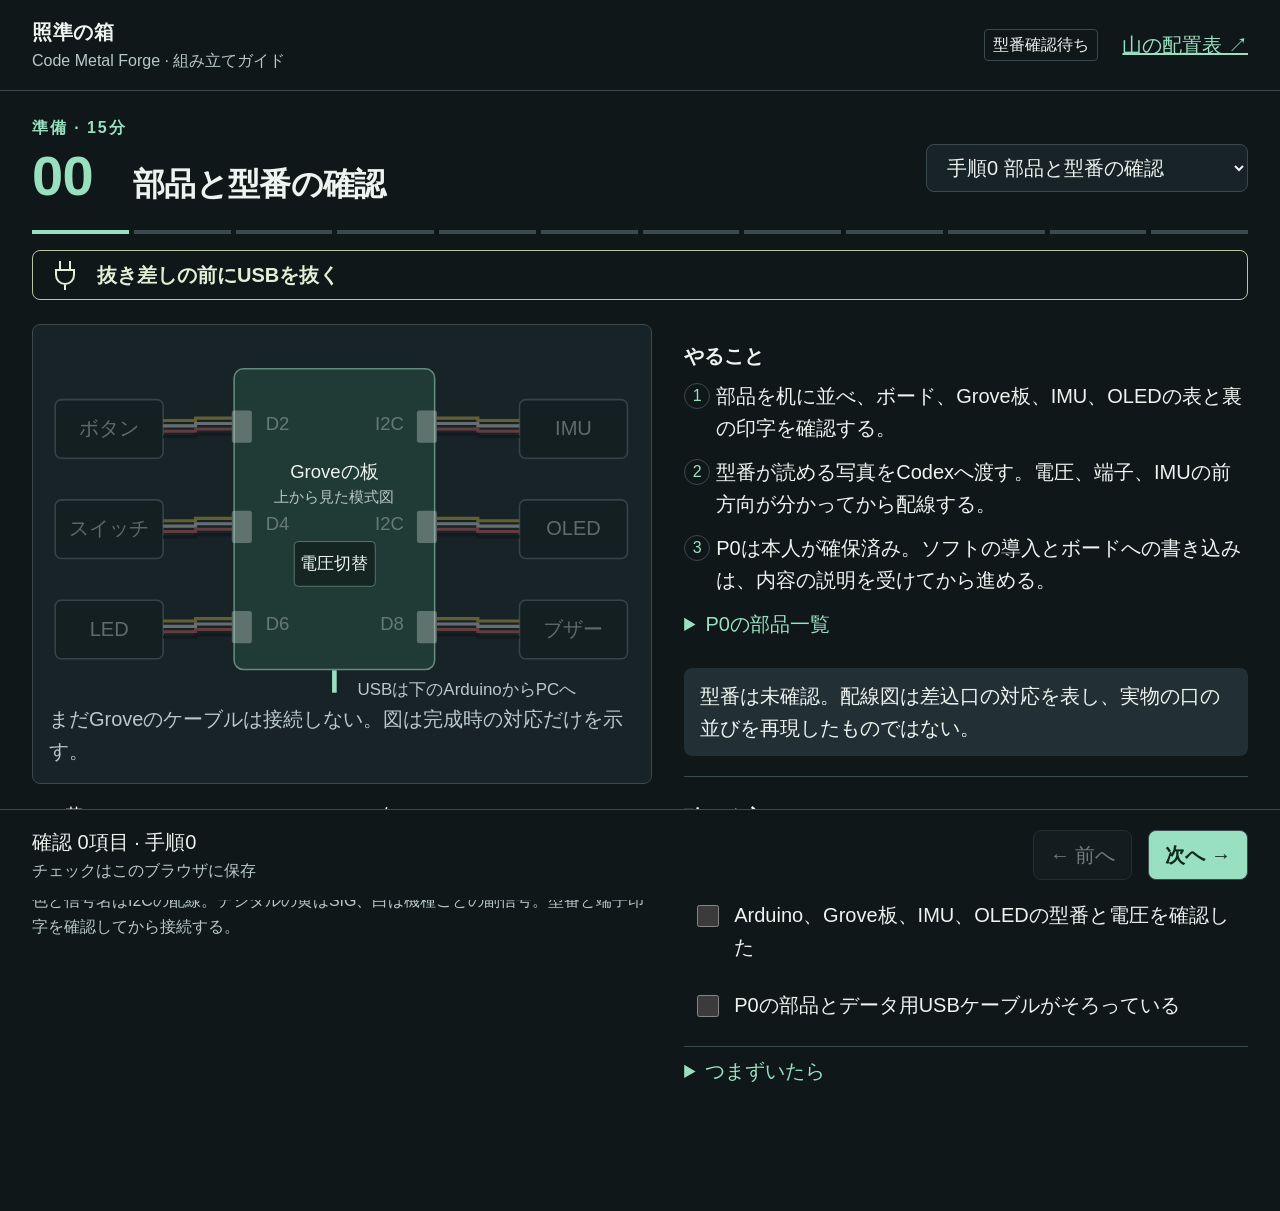
<file: mockups/sighting_box/guide.html>
<!doctype html>
<html lang="ja">
<meta charset="utf-8"><meta name="viewport" content="width=device-width,initial-scale=1">
<title>照準の箱 | 組み立てガイド</title>
<!-- Reference lock, direct build from the supplied assembly guide.
Primary: user brief, dark Japanese workshop manual, SVG wiring, body >=20px.
Secondary: Refero craft-details (semantic controls, focus, persistence feedback)
and typography (one neutral family, restrained hierarchy, tabular figures).
Live Refero unavailable NO_SUBSCRIPTION. User tokens override font recommendations.
Canvas #101719, surface #182327, text #edf3ef. Mint is current task/interaction;
yellow/white/red/black are physical wire roles only. No decorative imagery.
Physical socket locations are intentionally schematic until model identification.
-->
<style>
:root{color-scheme:dark;--bg:#101719;--panel:#182327;--line:#3a4a4e;--ink:#edf3ef;--muted:#b8c8c9;--accent:#99e0c0;--radius:8px;font-family:"Noto Sans JP","Yu Gothic UI",Meiryo,sans-serif;font-size:20px}*{box-sizing:border-box}body{margin:0;background:var(--bg);color:var(--ink);line-height:1.6}button,select,input{font:inherit}button,a,input,select{touch-action:manipulation}button,select{border:1px solid var(--line);border-radius:var(--radius);padding:8px 16px;background:var(--panel);color:var(--ink);min-height:48px}button{cursor:pointer}button:disabled{opacity:.45;cursor:default}button:hover:not(:disabled){border-color:var(--accent)}:focus-visible{outline:3px solid var(--accent);outline-offset:4px}a{color:var(--accent)}header{display:flex;align-items:center;justify-content:space-between;gap:24px;padding:16px 32px;border-bottom:1px solid var(--line)}.brand{font-weight:700;letter-spacing:.03em}.meta,.muted{color:var(--muted)}.meta{font-size:16px}header .links{display:flex;gap:24px;align-items:center}main{max-width:1520px;margin:auto;padding:24px 32px 112px}.stephead{display:flex;justify-content:space-between;align-items:center;gap:24px}.overline{color:var(--accent);font-size:16px;letter-spacing:.12em;font-weight:600}.stepnumber{font-size:56px;line-height:1;color:var(--accent);font-variant-numeric:tabular-nums;display:inline-block;min-width:1.8em}h1{font-size:32px;line-height:1.3;margin:8px 0 16px;letter-spacing:-.02em;text-wrap:balance}h2{font-size:20px;margin:16px 0 8px;font-weight:700}.safety{display:flex;align-items:center;gap:16px;padding:8px 16px;border:1px solid #b3c5a3;border-radius:8px;margin:16px 0 24px;color:#e2eed5}.safety svg{width:32px;flex:none}.workspace{display:grid;grid-template-columns:minmax(0,1.1fr) minmax(0,1fr);gap:32px}.diagram{margin:0;padding:16px;background:var(--panel);border:1px solid var(--line);border-radius:8px}.diagram svg{width:100%;display:block}.diagram figcaption{font-size:20px;color:var(--muted)}.wirelegend{display:grid;grid-template-columns:1fr 1fr;gap:8px;margin:16px 0}.swatch{display:inline-block;width:24px;height:8px;border:1px solid #a8b5b9;vertical-align:middle;margin-right:8px}.actions{padding:0;margin:8px 0;list-style:none;counter-reset:actions}.actions li{margin:0 0 12px;padding-left:32px;position:relative;counter-increment:actions}.actions li:before{content:counter(actions);position:absolute;left:0;font-size:16px;top:3px;color:var(--accent);border:1px solid var(--line);border-radius:50%;width:24px;height:24px;text-align:center;line-height:23px}.checks{border-top:1px solid var(--line);margin-top:20px;padding-top:8px}.check{display:flex;align-items:flex-start;gap:12px;margin:8px 0;padding:8px;border:1px solid transparent;border-radius:8px;cursor:pointer}.check:hover{border-color:var(--line)}input[type=checkbox]{margin-top:6px;width:22px;height:22px;accent-color:var(--accent);flex:none}.check:has(input:checked){background:#203c33}.note{padding:12px 16px;background:#223035;border-radius:8px;margin:16px 0}.help{border-top:1px solid var(--line);margin-top:16px;padding-top:8px}details summary{cursor:pointer;color:var(--accent);min-height:44px}.help p{margin:8px 0}code,pre{font-family:Consolas,monospace;font-size:18px}pre{white-space:pre-wrap;overflow-wrap:anywhere;padding:12px;background:#0b1214;border-radius:8px}.footer{position:fixed;bottom:0;left:0;right:0;border-top:1px solid var(--line);background:var(--bg);padding:16px 32px;display:flex;align-items:center;justify-content:space-between;gap:24px;z-index:2}.footer .nav{display:flex;gap:16px}.primary{background:var(--accent);color:#10271d;font-weight:700}.storage{font-size:16px;color:var(--muted)}.progress{display:flex;gap:5px;margin:8px 0}.progress span{height:4px;flex:1;background:var(--line)}.progress span.current{background:var(--accent)}.progress span.done{background:#5b997e}.parts{display:grid;grid-template-columns:1fr 1fr;gap:4px 16px}.parts p{margin:2px 0}.live{padding:16px;border:1px solid var(--line);border-radius:8px;margin:24px 0}.readings{display:flex;flex-wrap:wrap;gap:24px}.readings strong{display:block;font-size:32px;font-variant-numeric:tabular-nums}.live pre{max-height:240px;overflow:auto}.hide{display:none!important}.badge{border:1px solid var(--line);border-radius:4px;padding:2px 8px;font-size:16px}.sr{position:absolute;width:1px;height:1px;padding:0;overflow:hidden;clip:rect(0,0,0,0)}.printOnly{display:none}@media(max-width:1000px){header{padding:16px}.workspace{grid-template-columns:1fr}.stephead{align-items:flex-start}.stepnumber{font-size:40px}main{padding:16px 16px 160px}.footer{padding:12px 16px;gap:8px;align-items:flex-end}.storage{max-width:200px}.footer .nav{gap:8px}.footer button{padding:8px 12px}.diagram{max-width:760px}h1{font-size:28px}header .meta{display:none}header .links{gap:16px}.stephead select{max-width:155px}.parts{grid-template-columns:1fr}}@media(max-width:480px){.stephead{display:block}.stephead select{max-width:100%;width:100%}.footer{flex-wrap:wrap}.footer .nav{margin-left:auto}.storage{max-width:100%;font-size:14px}.safety{font-size:20px}.wirelegend{grid-template-columns:1fr}header .links a{font-size:16px}.stepnumber{font-size:32px}}@media print{header,.footer,.live{display:none}body{background:white;color:black}main{padding:0}.workspace{display:block}.diagram{break-inside:avoid}.safety{color:black}.diagram svg{background:#182327}.note{background:#eee}.muted,.diagram figcaption{color:#333}}
</style>
<header><div><div class="brand">照準の箱</div><div class="meta">Code Metal Forge · 組み立てガイド</div></div><div class="links"><span class="badge">型番確認待ち</span><a href="poster_sheet.html">山の配置表 ↗</a></div></header>
<main>
<div class="stephead"><div><div class="overline" id="phase"></div><h1><span class="stepnumber" id="number">00</span><span id="title"></span></h1></div><label><span class="sr">手順を選ぶ</span><select id="steps" aria-label="手順を選ぶ"></select></label></div>
<div class="progress" id="progress" aria-hidden="true"></div>
<div class="safety"><svg viewBox="0 0 32 32" aria-hidden="true"><path d="M11 2v9m10-9v9M7 11h18v5a9 9 0 0 1-18 0zM16 25v6" fill="none" stroke="currentColor" stroke-width="2"/></svg><strong>抜き差しの前にUSBを抜く</strong></div>
<div class="workspace"><div><figure class="diagram"><div id="diagram"></div><figcaption id="caption"></figcaption></figure><div class="wirelegend"><span><i class="swatch" style="background:#f5d446"></i>黄 · SCL</span><span><i class="swatch" style="background:#fff"></i>白 · SDA</span><span><i class="swatch" style="background:#f06c6c"></i>赤 · VCC</span><span><i class="swatch" style="background:#07090b"></i>黒 · GND</span></div><p class="meta">色と信号名はI2Cの配線。デジタルの黄はSIG、白は機種ごとの副信号。型番と端子印字を確認してから接続する。</p></div><section><h2>やること</h2><ol class="actions" id="actions"></ol><div id="extra"></div><div class="checks"><h2>確かめ方</h2><p class="meta">実際に確かめた項目だけチェックする。次へ進んでも合格にはならない。</p><div id="checks"></div></div><details class="help"><summary>つまずいたら</summary><p id="help"></p></details></section></div>
<section class="live hide" id="live"><h2>受信した数字</h2><p id="connection" role="status">未接続</p><button id="connect">受信を開始</button> <button id="disconnect" disabled>受信を停止</button><div class="readings"><div>方位<strong id="bearing">未校正</strong></div><div>見上げる角度<strong id="pitch">未受信</strong></div><div>Lock数<strong id="lockcount">0</strong></div></div><p id="target">Mt Moranで方位合わせ</p><pre id="events" aria-label="直近の受信イベント">まだ受信していない</pre><p class="meta">3つのLockが届いても位置の確定ではない。地図の推定処理との接続は別途確認する。</p></section>
</main>
<footer class="footer"><div><div id="completion">確認 0項目</div><div class="storage" id="storage" role="status"></div></div><nav class="nav" aria-label="手順の移動"><button id="prev">← 前へ</button><button class="primary" id="next">次へ →</button></nav></footer>
<script>
'use strict';
const steps=[
{title:'部品と型番の確認',phase:'準備 · 15分',active:[],actions:['部品を机に並べ、ボード、Grove板、IMU、OLEDの表と裏の印字を確認する。','型番が読める写真をCodexへ渡す。電圧、端子、IMUの前方向が分かってから配線する。','P0は本人が確保済み。ソフトの導入とボードへの書き込みは、内容の説明を受けてから進める。'],checks:['Arduino、Grove板、IMU、OLEDの型番と電圧を確認した','P0の部品とデータ用USBケーブルがそろっている'],help:'型番不明のまま5 Vを選ばない。写真は部品を1つずつ、文字にピントを合わせて撮る。IMUがGrove以外なら変換ケーブルと電圧変換の要否も確認する。',extra:'parts'},
{title:'ボードとPCの接続',phase:'接続 · 10分',active:[],actions:['Grove板は載せず、Arduinoだけをデータ用USBでPCにつなぐ。','ボードの型番に合う定義とUSBポートを確認し、LED点滅の確認用プログラムを書き込む。','ボード上の小さなLEDを10秒ほど観察する。'],checks:['小さなLEDが1秒点灯、1秒消灯を繰り返した'],help:'COM3とCOM4は今回確認したPCではBluetooth用。Arduinoのポートとは判断しない。認識されなければ別のデータ用ケーブルを試す。CH340等のドライバは部品の確認後に導入する。',extra:'blink'},
{title:'Grove板とボタン',phase:'入力 · 10分',active:['button'],actions:['USBを抜き、Grove板をボードへまっすぐ載せる。型番で確認した電圧に切り替える。','ボタンをD2へ差し、USBをつなぐ。','D2を読む確認用プログラムで、押した状態と離した状態を見る。'],checks:['離している間は0、押している間だけ1になった'],help:'UNO互換だと確認できれば通常5 V、3.3 Vボードは3.3 V。センサー側の許容電圧も確認する。ボタンが逆になる場合は実物の論理に合わせ、配線を適当に入れ替えない。',extra:'button'},
{title:'IMUの向きと傾き',phase:'計測 · 30分',active:['button','imu'],actions:['USBを抜き、型番と電圧を確認したIMUをI2Cへ差す。前にする軸を記録する。','起動後10秒は静止し、磁気を使わないモードでジャイロのずれを測る。','yaw（回った角度）とpitch（見上げる角度）を1秒に10回読む。'],checks:['10秒静止したyawの変化が1度以内だった','右へ90度回すとyawが85〜95度増えた','前を上げるとpitchが増え、水準器との差が2度以内だった','上を向いたまま左右に回してもpitchがほぼ変わらなかった'],help:'数値が無ければI2Cアドレスを調べる。BNO055のIMUPLUSやBNO085のGame Rotation Vectorのように磁気を使わないモードを型番に合わせて選ぶ。一般的な9軸モードをそのまま使うと磁気が混ざる。',extra:'imu'},
{title:'画面と光と音',phase:'表示 · 20分',active:['button','imu','oled','led','buzzer'],actions:['USBを抜き、OLEDを別のI2C口、LEDをD6、ブザーをD8へ差す。','OLEDの型番に合う設定で山の名前を表示する。','ボタンを押して、短い音とLEDの1回点灯を確認する。'],checks:['OLEDにAim: Mt Moranと表示された','押すたびに短く1回鳴り、LEDが光った'],help:'0.96インチという大きさだけでは表示ドライバは決まらない。SSD1306、SH1106等を型番から判断する。ブザーが鳴らないときも、能動型か受動型かを確認する。',extra:'oled'},
{title:'GPSの代役のスイッチ',phase:'切り替え · 10分',active:['button','imu','oled','led','buzzer','switch'],actions:['USBを抜き、スイッチをD4へ差す。','上をGPSあり、下をGPS妨害の代役として割り当てる。','USBをつなぎ、上下を切り替えて数字とLEDを見る。'],checks:['上でgps=1、下でgps=0になった','下げるとLEDが点滅した'],help:'上下と値が逆ならソフト側の割り当てを修正する。ボタンで代用する場合は押すたびに状態を切り替える処理が必要。これは本物のGPS妨害検知ではない。',extra:'gps'},
{title:'USBで送る1行',phase:'通信 · 15分',active:['button','imu','oled','led','buzzer','switch'],actions:['型番に合わせた本番プログラムで、6つの値をJSONの1行へまとめる。','1秒に10行送り、回す、傾ける、短押し、長押し、スイッチを試す。','短押しと2秒以上の長押しは、離した瞬間にそれぞれ1行だけ1を送る。'],checks:['10秒で約100行が出て、対応する値だけが変わった','長押しのときbtnは0のまま、longだけが1行で1になった'],help:'押している間の1は手順2だけの確認用。本番のbtnとlongは離したときの合図で、長押しをLockとして二重に数えない。余分なログ文字を同じJSON行に混ぜない。',extra:'json'},
{title:'箱への固定',phase:'組み立て · 30分',active:['button','imu','oled','led','buzzer','switch'],actions:['照準の筒を箱の長辺に平行に貼り、筒の向きとIMUの前方向をそろえる。','IMUを平らに固定し、Arduinoと板を留める。金属の底や導電部に直接置かない。','右にボタン、左にスイッチ、前にOLEDとLED、後ろにUSBを配置する。'],checks:['指で触れてもIMUが動かず、ケーブルが抜けなかった','固定後も手順3の4項目が同じ基準を満たした'],help:'筒とIMUが平行でないと、毎回同じ角度だけずれる。ボタンを押す力で基板が動かないことも確かめる。USBの出口には引っ張りを受け止めるテープを付ける。',extra:'box'},
{title:'PCで受信と方位合わせ',phase:'接続 · 30分',active:['button','imu','oled','led','buzzer','switch'],actions:['実機は正しいCOMポートを指定し、模擬は--demoでbox_server.pyを起動する。','Mt Moranの印を狙い、2秒長押しして離す。この操作ではLockは増えない。','次に表示された山を狙って短く押す。受信した方位、傾き、山の名前を確認する。'],checks:['方位合わせの後、回すと受信した方位が変化した','短押し1回でLockが1つだけ増え、指定の山の名前が一致した','手元の画面で同じ観測を受信した（別チャット側の接続）'],help:'このページの受信は箱の橋渡し部分の確認。手元の画面や3D地図への接続確認とは別。USBを抜くと校正を無効にするため、再接続したらMt Moranで合わせ直す。',extra:'server'},
{title:'山の絵と立ち位置',phase:'会場設営 · 40分',active:['button','imu','oled','led','buzzer','switch'],actions:['床に立ち位置の×を付け、Mt Moranの方向を前に決める。スマホの方位磁針で角度を決めない。','配置表の前と右の距離をメジャーで測る。半径は既定で2.5 m。','照準の高さを測り、表の床からの高さに山頂の照準マークを置く。'],checks:['各山の方位と見上げる角度が配置表と2度以内で合った'],help:'測る高さは紙の上端や絵の中心ではなく、山頂の十字の中心。×から横の距離が2.5 mになるように配置する。壁が円上に無ければイーゼルを使う。',extra:'poster'},
{title:'通し稽古',phase:'検証 · 20分を2回',active:['button','imu','oled','led','buzzer','switch'],actions:['起動後10秒静止し、GPSスイッチを下げる。Mt Moranを狙って長押しし、方位を合わせる。','Pk 3666、Mt Moran、Pk 3388の順に短押しする。地図側の計算と連動するかを見る。','チームで1回、チーム外の人で1回行う。位置が求まった後の案内と、けがを選んだときの停止案内も確認する。'],checks:['1回目で3観測と地図側の結果が一致した','2回目は説明を最小限にして操作できた','箱が使えないとき、手元の画面だけで同じ流れを再現した'],help:'現時点の橋渡しサーバーは3観測を集めるだけ。地図側が位置を確定する前に、成功音を3回鳴らしてはいけない。GPSと高さの代役は発表でも説明する。',extra:'rehearsal'},
{title:'余裕がある場合の追加',phase:'追加 · P1',active:['button','imu','oled','led','buzzer','switch'],actions:['PCで通し稽古が成功してからRaspberry Pi 5へ移す。','気圧は絶対的な高さの代わりに、まず高さの変化を測る。','LoRaは受信側の地図と送信形式を合わせてから追加する。'],checks:['P0の通し稽古が完了し、追加作業の時間を確保した','追加したものを実機で確認した（追加しない場合は未チェック）'],help:'Piの準備、ネットワーク、LoRaの周波数と設定は別の確認が必要。ここまでの模擬実行だけでPiや無線が動いたことにはしない。',extra:'p1'}
];
const $=id=>document.getElementById(id); const key='sighting-box-checks-v1';let saved={},storageOK=true,current=0;
try{const v=JSON.parse(localStorage.getItem(key)||'{}');if(v&&typeof v==='object'&&!Array.isArray(v))saved=v;}catch{storageOK=false;}
function save(){try{localStorage.setItem(key,JSON.stringify(saved));storageOK=true;}catch{storageOK=false;}status();}
function status(){const count=steps.reduce((n,s,i)=>n+s.checks.filter((_,j)=>saved[i+'-'+j]===true).length,0);$('completion').textContent='確認 '+count+'項目 · 手順'+current;$('storage').textContent=storageOK?'チェックはこのブラウザに保存':'保存できないため、この表示中だけ保持';$('progress').innerHTML=steps.map((s,i)=>'<span class="'+(i===current?'current':s.checks.every((_,j)=>saved[i+'-'+j]===true)?'done':'')+'"></span>').join('');}
const modules=[{id:'button',name:'ボタン',port:'D2',x:8,y:76,px:250,py:100},{id:'switch',name:'スイッチ',port:'D4',x:8,y:206,px:250,py:230},{id:'led',name:'LED',port:'D6',x:8,y:336,px:250,py:360},{id:'imu',name:'IMU',port:'I2C',x:610,y:76,px:490,py:100},{id:'oled',name:'OLED',port:'I2C',x:610,y:206,px:490,py:230},{id:'buzzer',name:'ブザー',port:'D8',x:610,y:336,px:490,py:360}];
function diagram(step){let out='<svg viewBox="0 0 760 470" role="img" aria-label="Grove板の上面の配線模式図。D2ボタン、D4スイッチ、D6 LED、D8ブザー、I2C IMUとOLED"><rect x="240" y="36" width="260" height="390" rx="12" fill="#203b35" stroke="#638c7d" stroke-width="2"/><text x="370" y="177" fill="#edf3ef" text-anchor="middle" font-size="24">Groveの板</text><text x="370" y="209" fill="#b8c8c9" text-anchor="middle" font-size="20">上から見た模式図</text><rect x="318" y="260" width="105" height="58" rx="5" fill="#152521" stroke="#638c7d"/><text x="370" y="296" fill="#edf3ef" text-anchor="middle" font-size="22">電圧切替</text>';
for(const m of modules){const active=step.active.includes(m.id);const left=m.x<250;const end=left?m.x+140:m.x;out+='<g opacity="'+(active?1:.34)+'"><rect x="'+m.x+'" y="'+m.y+'" width="140" height="76" rx="8" fill="#0d181a" stroke="'+(active?'#99e0c0':'#6d8388')+'" stroke-width="2"/><text x="'+(m.x+70)+'" y="'+(m.y+46)+'" text-anchor="middle" fill="#edf3ef" font-size="26">'+m.name+'</text>';['#f5d446','#ffffff','#f06c6c','#07090b'].forEach((c,i)=>{out+='<path d="M '+end+' '+(m.y+27+i*7)+' H '+(left?190:556)+' V '+(m.py+i*7)+' H '+m.px+'" stroke="'+c+'" stroke-width="4" fill="none"/>';});out+='<rect x="'+(m.px-13)+'" y="'+(m.py-10)+'" width="26" height="42" rx="3" fill="#d7dedb"/><text x="'+(left?281:460)+'" y="'+(m.py+15)+'" text-anchor="'+(left?'start':'end')+'" font-size="24" fill="#edf3ef">'+m.port+'</text></g>';}
out+='<path d="M370 427v29" stroke="#99e0c0" stroke-width="6"/><text x="400" y="459" fill="#b8c8c9" font-size="22">USBは下のArduinoからPCへ</text></svg>';return out;}
const extra={parts:'<details><summary>P0の部品一覧</summary><div class="parts"><p>Arduino互換ボード ×1</p><p>Grove板 ×1</p><p>IMU ×1</p><p>ボタン ×1</p><p>スイッチ ×1</p><p>LEDとブザー 各1</p><p>OLED ×1</p><p>Groveケーブル ×6</p><p>データ用USB ×1</p><p>箱、筒、テープ、メジャー</p></div></details><p class="note">型番は未確認。配線図は差込口の対応を表し、実物の口の並びを再現したものではない。</p>',blink:'<p class="note">確認用スケッチは firmware_checks の blink。ボード定義が分かるまで書き込まない。</p>',button:'<p class="note">確認用スケッチは firmware_checks の button_d2。手順2では押している間の値を見る。</p>',imu:'<p class="note">本番ファームウェアは型番の確認後に作成する。前方向と右回りの符号も実測で決める。</p>',oled:'<pre>Aim: Mt Moran</pre>',gps:'<p class="note">GPSはスイッチで代役、高さは固定した場面の値。どちらも模擬。</p>',json:'<pre>{"t":12345,"yaw":123.4,"pitch":14.8,"btn":0,"long":0,"gps":1}</pre>',box:'<p class="note">前は照準の筒の先。箱の見た目より、筒とIMUが動かない固定を優先する。</p>',server:'<pre>python -I box_server.py --demo\npython -I box_server.py --port COM5</pre><p class="meta">COM5は例。実機のポートへ置き換える。</p>',poster:'<p><a href="poster_sheet.html">配置表と山頂マークを開く ↗</a></p><p class="note">手元の画面の最終推定地点を固定したデモ場面。元の模擬観測列とは角度が異なる。</p>',rehearsal:'<p class="note">現段階では橋渡し部分の模擬動作を確認する。位置計算、経路、成功音との統合は未確認。</p>',p1:'<p class="note">追加はP0が動いた後。P1が未実装でもチェックを付けない。</p>'};
function render(i){current=Math.max(0,Math.min(11,i));const s=steps[current];$('number').textContent=String(current).padStart(2,'0');$('title').textContent=s.title;$('phase').textContent=s.phase;$('steps').value=current;$('actions').innerHTML=s.actions.map(a=>'<li>'+a+'</li>').join('');$('extra').innerHTML=extra[s.extra];$('checks').innerHTML=s.checks.map((t,j)=>'<label class="check"><input type="checkbox" data-check="'+current+'-'+j+'" '+(saved[current+'-'+j]===true?'checked':'')+'><span>'+t+'</span></label>').join('');$('checks').querySelectorAll('input').forEach(c=>c.addEventListener('change',()=>{saved[c.dataset.check]=c.checked;save();}));$('help').textContent=s.help;$('diagram').innerHTML=diagram(s);$('caption').textContent=current<2?'まだGroveのケーブルは接続しない。図は完成時の対応だけを示す。':'明るい部品がこの段までの接続対象。実物の端子印字を優先する。';$('prev').disabled=current===0;$('next').disabled=current===11;$('next').textContent=current===11?'最後の手順':'次へ →';$('live').classList.toggle('hide',current!==8);document.querySelector('.help').open=false;status();}
$('steps').innerHTML=steps.map((s,i)=>'<option value="'+i+'">手順'+i+' '+s.title+'</option>').join('');
function go(i){const n=Math.max(0,Math.min(11,i));location.hash='step-'+n;render(n);window.scrollTo({top:0,behavior:'instant'});}
$('steps').addEventListener('change',e=>go(Number(e.target.value)));$('prev').addEventListener('click',()=>go(current-1));$('next').addEventListener('click',()=>go(current+1));function hashStep(){const m=location.hash.match(/^#step-(\d+)$/);return m?Number(m[1]):0;}window.addEventListener('hashchange',()=>render(hashStep()));render(hashStep());
let stream=null,recent=[],locks=0,isDemo=false;
function eventLog(name,d){recent.unshift(name+' '+JSON.stringify(d));recent=recent.slice(0,6);$('events').textContent=recent.join('\n');}
function showTarget(p,cal){$('target').textContent=p?(cal?'方位合わせ ':'次に狙う山 ')+p.name:'3観測を受信。位置計算の結果待ち';}
function readings(o){if(!o)return;$('bearing').textContent=o.bearing_true===null?'未校正':o.bearing_true.toFixed(1)+'°';$('pitch').textContent=o.elev_deg.toFixed(1)+'°';}
function stop(){if(stream)stream.close();stream=null;$('connect').disabled=false;$('disconnect').disabled=true;$('connection').textContent='受信を停止';}
$('disconnect').addEventListener('click',stop);
$('connect').addEventListener('click',()=>{if(stream)return;recent=[];stream=new EventSource('http://localhost:8765/events');$('connect').disabled=true;$('disconnect').disabled=false;$('connection').textContent='接続中…';stream.addEventListener('state',e=>{const d=JSON.parse(e.data);isDemo=d.demo;locks=d.locks.length;$('lockcount').textContent=locks;$('connection').textContent=(isDemo?'模擬データを受信中':'USB実機のデータ')+(d.connected?'':' · 接続待ち');readings(d.orientation);showTarget(d.target,!d.calibrated);eventLog('state', {demo:d.demo,calibrated:d.calibrated,locks:locks,position_fix:d.position_fix});});stream.addEventListener('orientation',e=>readings(JSON.parse(e.data)));stream.addEventListener('target',e=>{const d=JSON.parse(e.data);showTarget(d.target,d.calibrate);});for(const n of ['lock','calibration','notice','reset'])stream.addEventListener(n,e=>{const d=JSON.parse(e.data);if(n==='lock')$('lockcount').textContent=++locks;if(n==='reset'){locks=0;$('lockcount').textContent=0;$('bearing').textContent='未校正';}eventLog(n,d);});stream.onerror=()=>{$('connection').textContent='接続待ち。サーバーの起動を確認してね';};});
</script>
</html>
</file>
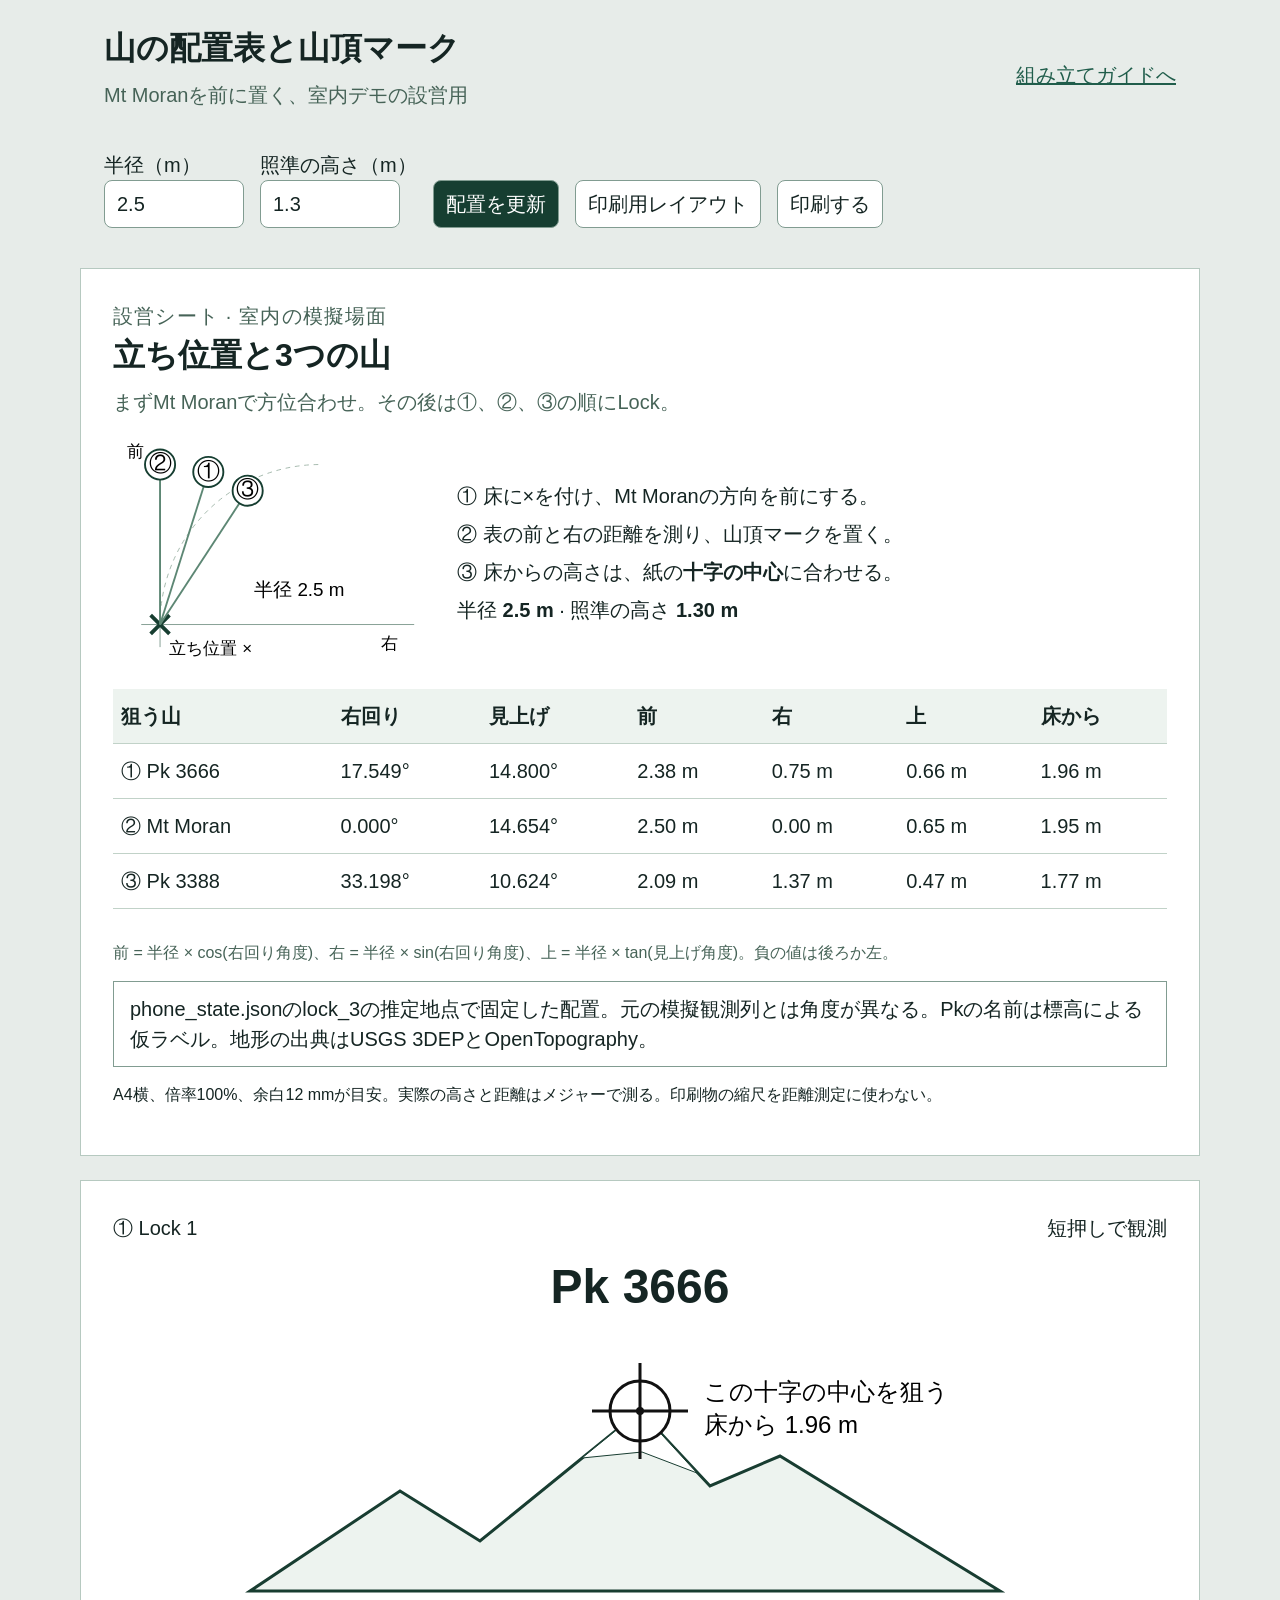
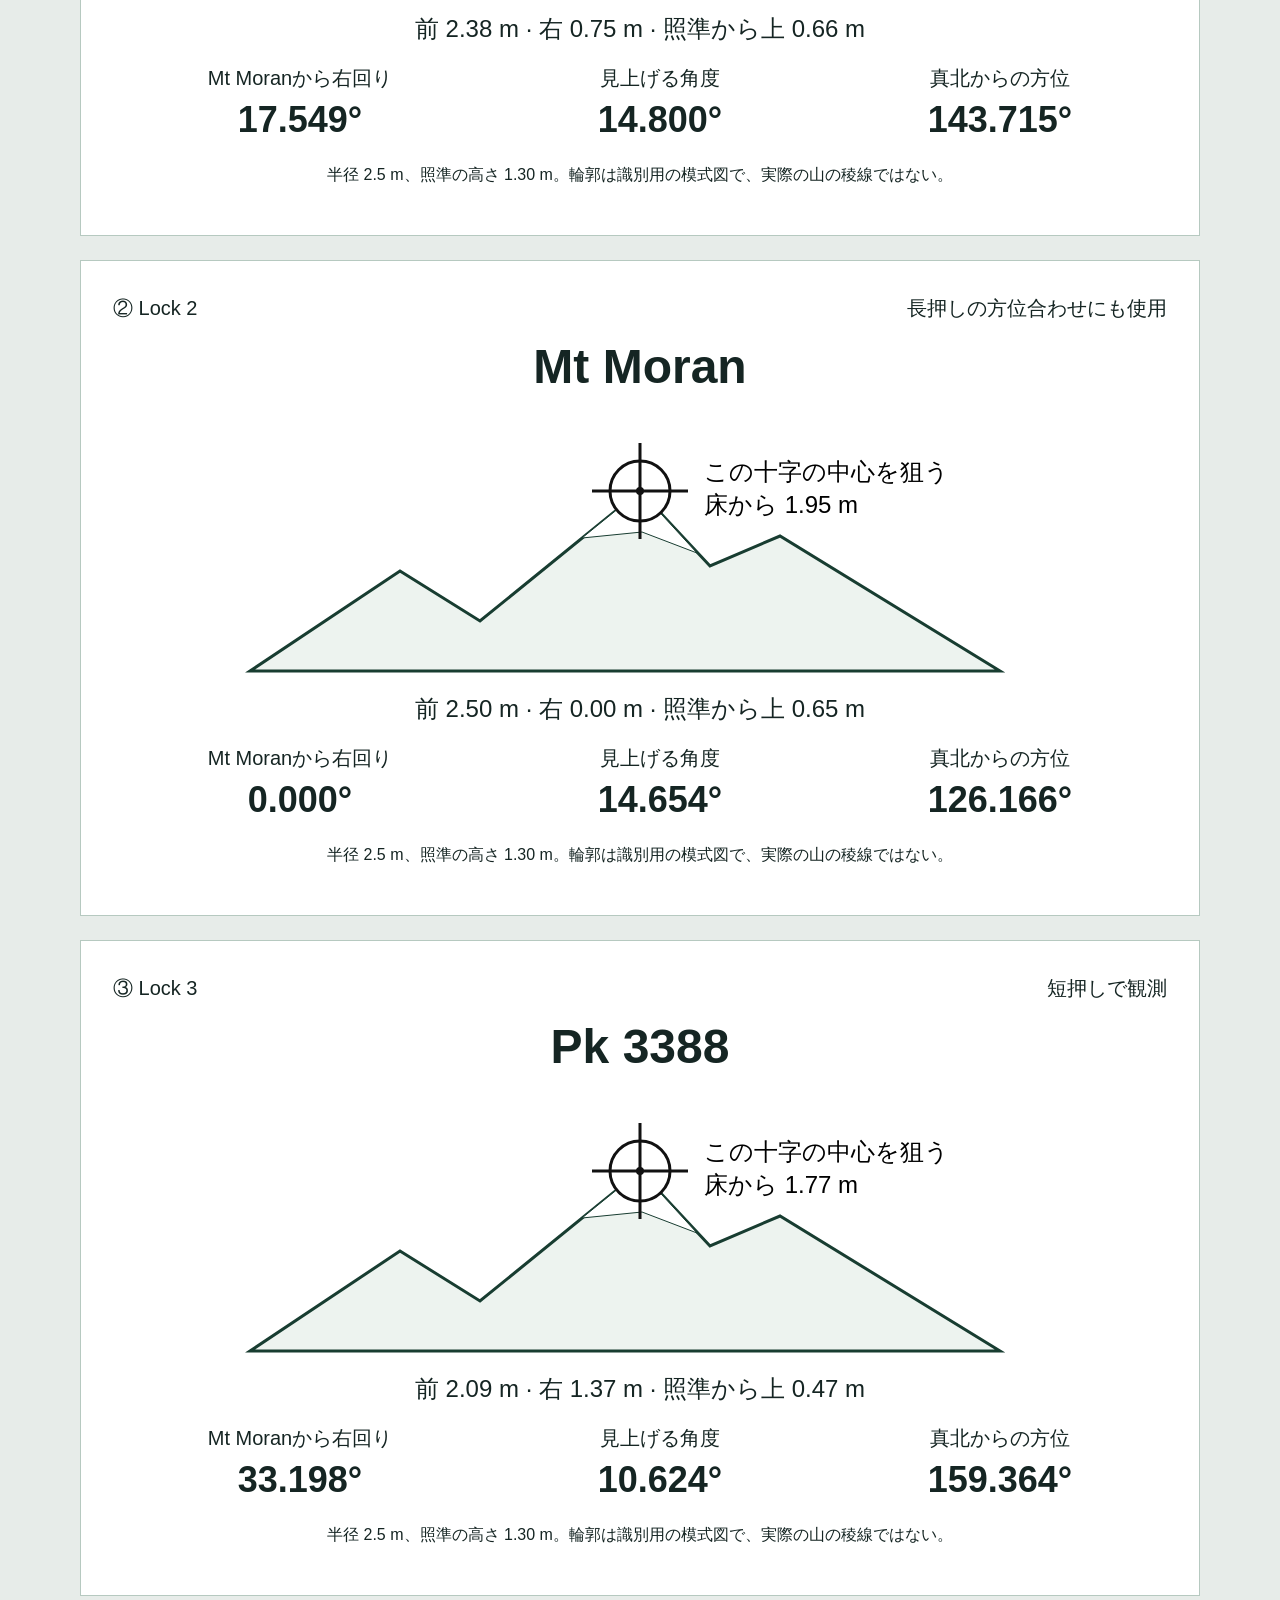
<file: mockups/sighting_box/poster_sheet.html>
<!doctype html>
<html lang="ja"><meta charset="utf-8"><meta name="viewport" content="width=device-width,initial-scale=1">
<title>照準の箱 | 山の配置表</title>
<!-- Direct build reference lock: supplied geometric setup brief; Refero craft-details
for labeled finite inputs and keyboard controls, typography for tabular numbers.
Printed sheets are white, black, 20px+ body, one summit crosshair per page.
Mountain silhouettes are schematic icons, not terrain or surveyed skyline data. -->
<style>
:root{font-family:"Noto Sans JP","Yu Gothic UI",Meiryo,sans-serif;font-size:20px;color:#152523;background:#e7ece9}*{box-sizing:border-box}body{margin:0;line-height:1.5}header{max-width:1120px;margin:auto;padding:24px;display:flex;justify-content:space-between;gap:24px;align-items:center}a{color:#205d4b}h1{font-size:32px;margin:0 0 8px}h2{font-size:28px;margin:0 0 12px}.controls{max-width:1120px;margin:0 auto 24px;padding:0 24px;display:flex;gap:16px;flex-wrap:wrap;align-items:flex-end}.controls label{display:block}input,button{font:inherit;border:1px solid #819c91;border-radius:8px;background:#fff;color:#152523;padding:8px 12px;min-height:48px}input{display:block;width:140px}button{cursor:pointer}button.primary{background:#163e31;color:white}button:focus-visible,input:focus-visible,a:focus-visible{outline:3px solid #0f8364;outline-offset:3px}.sheet{background:white;width:min(1120px,calc(100% - 32px));margin:0 auto 24px;padding:32px;border:1px solid #b6c9c0}.subtitle{color:#466357;font-size:20px;margin:8px 0 16px}.setup{display:grid;grid-template-columns:320px 1fr;gap:24px;align-items:center}.floor{width:100%;height:240px}.setup p{margin:8px 0}.tablewrap{overflow:auto}table{border-collapse:collapse;width:100%;margin:16px 0;font-size:20px}th,td{text-align:left;padding:12px 8px;border-bottom:1px solid #c1d2c8;white-space:nowrap}th{background:#edf3ef;font-weight:600}td:not(:first-child){font-variant-numeric:tabular-nums}small{font-size:16px}.note{border:1px solid #819c91;padding:12px 16px;margin-top:16px}.formula{font-size:16px;color:#466357}.aim{position:relative;text-align:center}.aim .target-drawing{display:block;width:100%;height:280px}.aim h2{font-size:48px;margin:8px 0}.aim .label{font-size:20px;text-align:left;display:flex;justify-content:space-between;gap:16px}.metrics{display:flex;justify-content:space-around;gap:16px;margin:16px 0}.metrics strong{font-size:36px;display:block;white-space:nowrap}.metrics span{font-size:20px}.mount{font-size:24px;margin:0}.warning{color:#9f2727}.print-caption{font-size:16px}.sheet-number{color:#466357;letter-spacing:.06em}.preview .sheet{width:273mm;min-width:273mm;height:186mm;padding:8mm;overflow:hidden}.preview .controls,.preview header{min-width:273mm}.preview .floor{height:180px}.preview h1{font-size:28px}.preview table{margin:8px 0;font-size:18px}.preview th,.preview td{padding:8px}.preview .note{margin-top:8px;padding:8px;font-size:18px}.preview .aim .target-drawing{height:78mm}.preview .aim h2{font-size:40px}.preview .metrics{margin:8px 0}.preview .subtitle{margin:4px 0 8px}.preview .setup p{margin:4px 0}.preview .print-caption{margin:4px 0}.preview .formula{margin:4px 0}.controls p{margin:0}#error{flex-basis:100%;margin:0}.screenonly{display:initial}@media(max-width:800px){header{display:block}.setup{grid-template-columns:1fr}.floor{max-width:400px}.sheet{padding:20px}.metrics{flex-wrap:wrap}.metrics strong{font-size:28px}.aim h2{font-size:36px}.aim .target-drawing{height:220px}}@page{size:A4 landscape;margin:12mm}@media print{body{background:white}header,.controls,.screenonly{display:none!important}.sheet{width:273mm;height:186mm;margin:0;padding:8mm;border:0;break-after:page;break-inside:avoid;overflow:hidden}.sheet:last-child{break-after:auto}.setup{grid-template-columns:320px 1fr}.floor{height:180px}h1{font-size:28px}.subtitle{margin:4px 0 8px}table{margin:8px 0;font-size:18px}th,td{padding:8px}.tablewrap{overflow:visible}.note{margin-top:8px;padding:8px;font-size:18px}.aim .target-drawing{height:78mm}.aim h2{font-size:40px}.metrics{margin:8px 0;flex-wrap:nowrap}.metrics strong{font-size:36px}.setup p{margin:4px 0}.print-caption,.formula{margin:4px 0}a{color:inherit;text-decoration:none}}
</style>
<header><div><h1>山の配置表と山頂マーク</h1><p class="subtitle">Mt Moranを前に置く、室内デモの設営用</p></div><a href="guide.html#step-9">組み立てガイドへ</a></header>
<form class="controls" id="controls"><label>半径（m）<input id="radius" type="number" min="0.5" max="10" step="0.1" value="2.5" required></label><label>照準の高さ（m）<input id="height" type="number" min="0.5" max="2.5" step="0.01" value="1.3" required></label><button class="primary" type="submit">配置を更新</button><button id="preview" type="button">印刷用レイアウト</button><button id="print" type="button">印刷する</button><p id="error" class="warning" role="status"></p></form>
<main id="sheets"></main>
<script>
'use strict';
const scene={schema_version:1,demo:true,source:'phone_state.json',source_stage:'lock_3',reference_peak_id:'peak_0',target_order:['peak_1','peak_0','peak_2'],peaks:[{id:'peak_1',name:'Pk 3666',bearing_true:143.715,elev_deg:14.8},{id:'peak_0',name:'Mt Moran',bearing_true:126.166,elev_deg:14.654},{id:'peak_2',name:'Pk 3388',bearing_true:159.364,elev_deg:10.624}]};
const ref=scene.peaks.find(p=>p.id===scene.reference_peak_id);const rad=d=>d*Math.PI/180;const num=(n,d=2)=>(Math.abs(n)<1e-9?0:n).toFixed(d);const names=['①','②','③'];let rows=[],radius=2.5,height=1.3;
function calculate(r,h){return scene.target_order.map((id,i)=>{const p=scene.peaks.find(p=>p.id===id),delta=(p.bearing_true-ref.bearing_true+360)%360;return {...p,index:i,delta,front:r*Math.cos(rad(delta)),right:r*Math.sin(rad(delta)),up:r*Math.tan(rad(p.elev_deg)),total:h+r*Math.tan(rad(p.elev_deg))};});}
function floor(){let svg='<svg class="floor" viewBox="0 0 340 240" role="img" aria-label="床を上から見た配置。立ち位置から前にMt Moran、その右にPk 3666とPk 3388"><path d="M50 196 A170 170 0 0 1 220 26" fill="none" stroke="#a2b7aa" stroke-dasharray="5 5"/><path d="M50 220V10m-20 186h290" stroke="#819c91" stroke-width="1"/><text x="15" y="18" font-size="18">前</text><text x="285" y="222" font-size="18">右</text><path d="m40 186 20 20m0-20-20 20" stroke="#173e31" stroke-width="4"/><text x="60" y="227" font-size="18">立ち位置 ×</text>';
rows.forEach(p=>{const x=50+p.right/radius*170,y=196-p.front/radius*170;svg+='<path d="M50 196L'+x+' '+y+'" stroke="#5d8774" stroke-width="2"/><circle cx="'+x+'" cy="'+y+'" r="16" fill="white" stroke="#163e31" stroke-width="2"/><text x="'+x+'" y="'+(y+7)+'" text-anchor="middle" font-size="24">'+names[p.index]+'</text>';});return svg+'<text x="150" y="166" font-size="20">半径 '+num(radius,1)+' m</text></svg>';}
function position(n,positive,negative){return (n>=-1e-9?positive:negative)+' '+num(Math.abs(n))+' m';}
function draw(){rows=calculate(radius,height);let html='<section class="sheet overview"><div class="sheet-number">設営シート · 室内の模擬場面</div><h1>立ち位置と3つの山</h1><p class="subtitle">まずMt Moranで方位合わせ。その後は①、②、③の順にLock。</p><div class="setup">'+floor()+'<div><p>① 床に×を付け、Mt Moranの方向を前にする。</p><p>② 表の前と右の距離を測り、山頂マークを置く。</p><p>③ 床からの高さは、紙の<strong>十字の中心</strong>に合わせる。</p><p>半径 <strong>'+num(radius,1)+' m</strong> · 照準の高さ <strong>'+num(height)+' m</strong></p></div></div><div class="tablewrap"><table><thead><tr><th>狙う山</th><th>右回り</th><th>見上げ</th><th>前</th><th>右</th><th>上</th><th>床から</th></tr></thead><tbody>'+rows.map(p=>'<tr><td>'+names[p.index]+' '+p.name+'</td><td>'+num(p.delta,3)+'°</td><td>'+num(p.elev_deg,3)+'°</td><td>'+num(p.front)+' m</td><td>'+num(p.right)+' m</td><td>'+num(p.up)+' m</td><td>'+num(p.total)+' m</td></tr>').join('')+'</tbody></table></div><p class="formula">前 = 半径 × cos(右回り角度)、右 = 半径 × sin(右回り角度)、上 = 半径 × tan(見上げ角度)。負の値は後ろか左。</p><div class="note">phone_state.jsonのlock_3の推定地点で固定した配置。元の模擬観測列とは角度が異なる。Pkの名前は標高による仮ラベル。地形の出典はUSGS 3DEPとOpenTopography。</div><p class="print-caption">A4横、倍率100%、余白12 mmが目安。実際の高さと距離はメジャーで測る。印刷物の縮尺を距離測定に使わない。</p></section>';
for(const p of rows){html+='<section class="sheet aim"><div class="label"><span>'+names[p.index]+' Lock '+(p.index+1)+'</span><span>'+(p.id===ref.id?'長押しの方位合わせにも使用':'短押しで観測')+'</span></div><h2>'+p.name+'</h2><svg class="target-drawing" viewBox="0 0 960 280" role="img" aria-label="山頂を示す十字。図の輪郭は模式図"><path d="M90 260L240 160 320 210 480 80 550 155 620 125 840 260Z" fill="#edf3ef" stroke="#183d31" stroke-width="3"/><path d="m422 127 58-47 57 62-55-21z" fill="white" stroke="#183d31"/><circle cx="480" cy="80" r="30" fill="white" stroke="#111" stroke-width="3"/><path d="M480 32v96m-48-48h96" stroke="#111" stroke-width="3"/><circle cx="480" cy="80" r="4" fill="#111"/><text x="544" y="69" font-size="24">この十字の中心を狙う</text><text x="544" y="102" font-size="24">床から '+num(p.total)+' m</text></svg><p class="mount">'+position(p.front,'前','後ろ')+' · '+position(p.right,'右','左')+' · 照準から上 '+num(p.up)+' m</p><div class="metrics"><div><span>Mt Moranから右回り</span><strong>'+num(p.delta,3)+'°</strong></div><div><span>見上げる角度</span><strong>'+num(p.elev_deg,3)+'°</strong></div><div><span>真北からの方位</span><strong>'+num(p.bearing_true,3)+'°</strong></div></div><p class="print-caption">半径 '+num(radius,1)+' m、照準の高さ '+num(height)+' m。輪郭は識別用の模式図で、実際の山の稜線ではない。</p></section>';}
document.getElementById('sheets').innerHTML=html;}
document.getElementById('controls').addEventListener('submit',e=>{e.preventDefault();const r=Number(document.getElementById('radius').value),h=Number(document.getElementById('height').value);if(!Number.isFinite(r)||!Number.isFinite(h)||r<.5||r>10||h<.5||h>2.5){document.getElementById('error').textContent='半径は0.5〜10 m、高さは0.5〜2.5 mで入力してね。';return;}radius=r;height=h;document.getElementById('error').textContent='配置を更新した。印刷前に会場の高さと幅を確認してね。';draw();});
document.getElementById('preview').addEventListener('click',()=>{const on=document.body.classList.toggle('preview');document.getElementById('preview').textContent=on?'通常表示に戻す':'印刷用レイアウト';});document.getElementById('print').addEventListener('click',()=>window.print());draw();
</script></html>
</file>
<file: terrain_viewer/lib/fonts/fonts.css>
/* generated by scripts/team8_fonts.py, do not edit. Noto Sans JP and B612 Mono, SIL OFL 1.1 (see the OFL files here) */
@font-face{font-family:'Noto Sans JP';font-style:normal;font-weight:400;font-display:swap;src:url([data-uri]) format('woff2')}
@font-face{font-family:'Noto Sans JP';font-style:normal;font-weight:600;font-display:swap;src:url([data-uri]) format('woff2')}
@font-face{font-family:'Noto Sans JP';font-style:normal;font-weight:700;font-display:swap;src:url([data-uri]) format('woff2')}
@font-face{font-family:'B612 Mono';font-style:normal;font-weight:400;font-display:swap;src:url([data-uri]) format('woff2')}
@font-face{font-family:'B612 Mono';font-style:normal;font-weight:700;font-display:swap;src:url([data-uri]) format('woff2')}
</file>
